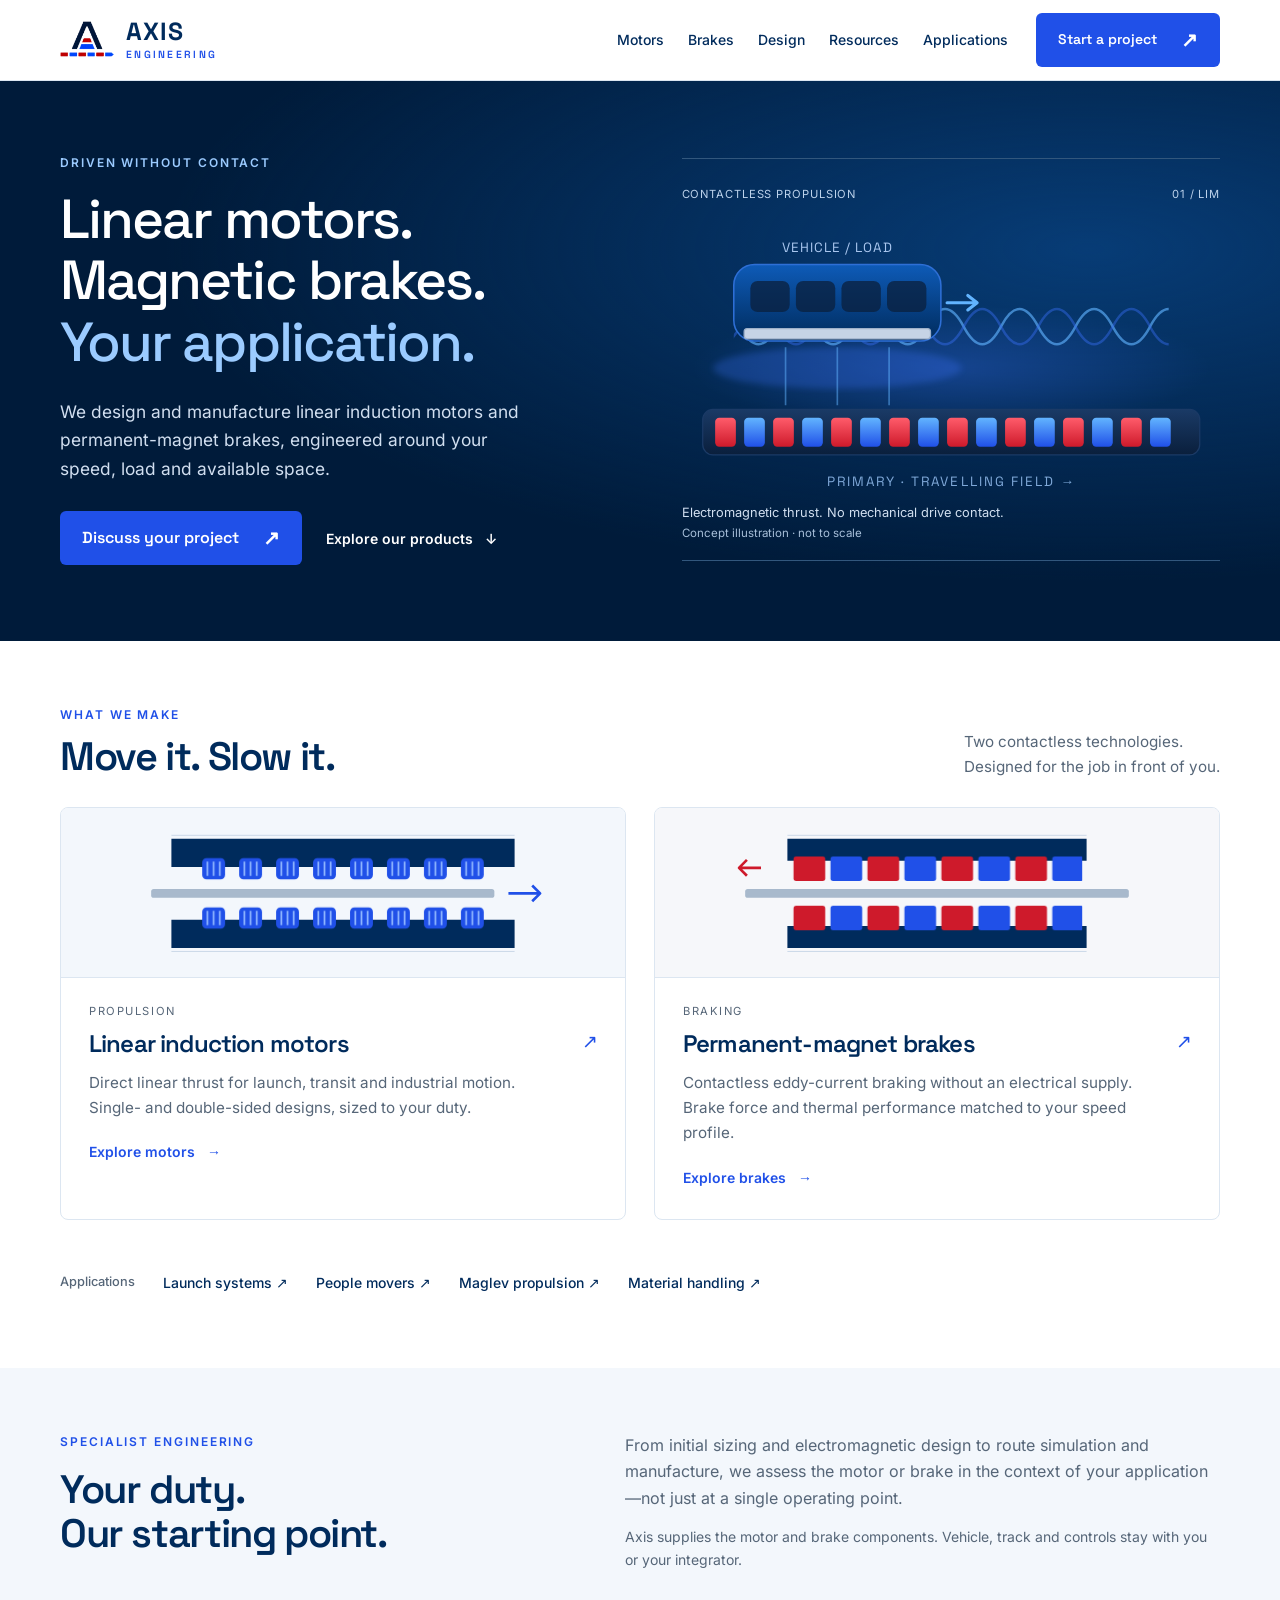
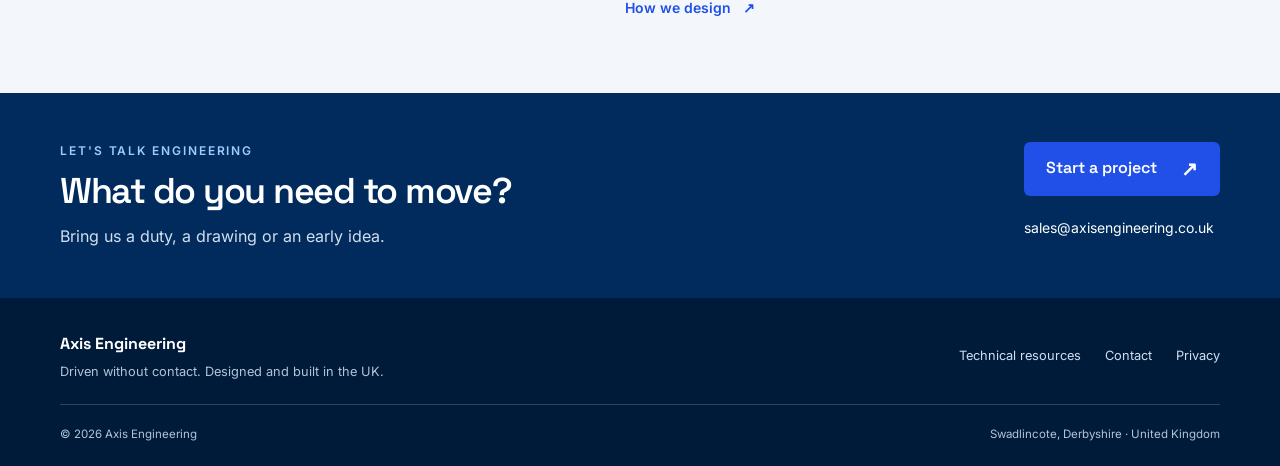
<file: index.html>
<!DOCTYPE html>
<html lang="en">
<head>
<meta charset="UTF-8" />
<meta name="viewport" content="width=device-width, initial-scale=1.0" />
<meta name="google-site-verification" content="7dpsA2OtrlARRhEKkEkoYYARraq-H9Vmz1_xDRyRyjM" />
<title>Axis Engineering — Linear Induction Motor Design & Magnetic Brakes UK</title>
<meta name="description" content="UK design, manufacture and simulation of linear induction motors (LIMs) and permanent-magnet eddy-current brakes for transit, launch, maglev and industrial systems." />
<meta name="theme-color" content="#002B5C" />
<link rel="icon" type="image/svg+xml" href="assets/axis-mark.svg" />

<!-- Open Graph -->
<meta property="og:title" content="Axis Engineering — Linear Motors & Magnetic Brakes, Designed & Built" />
<meta property="og:description" content="Linear induction motor and permanent-magnet braking design, manufacture and simulation. Driven without contact." />
<meta property="og:image" content="https://www.axisengineering.co.uk/assets/og-banner.png" />
<meta property="og:image:width" content="1200" />
<meta property="og:image:height" content="630" />
<meta property="og:image:alt" content="Axis Engineering — Driven Without Contact" />
<meta property="og:type" content="website" />
<meta property="og:url" content="https://www.axisengineering.co.uk/" />
<meta property="og:site_name" content="Axis Engineering" />
<meta property="og:locale" content="en_GB" />

<!-- Twitter -->
<meta name="twitter:card" content="summary_large_image" />
<meta name="twitter:title" content="Axis Engineering — Linear Motors & Magnetic Brakes, Designed & Built" />
<meta name="twitter:description" content="Linear induction motor and permanent-magnet braking design, manufacture and simulation. Driven without contact." />
<meta name="twitter:image" content="https://www.axisengineering.co.uk/assets/og-banner.png" />
<meta name="twitter:image:alt" content="Axis Engineering — Driven Without Contact" />
<link rel="canonical" href="https://www.axisengineering.co.uk/" />

<!-- Structured data -->
<script type="application/ld+json">
{
  "@context": "https://schema.org",
  "@type": ["Organization", "ProfessionalService"],
  "name": "Axis Engineering",
  "description": "Design, manufacture and simulation of linear induction motors (LIMs) and permanent-magnet braking solutions for transit, launch and industrial systems.",
  "url": "https://www.axisengineering.co.uk/",
  "email": "sales@axisengineering.co.uk",
  "contactPoint": {
    "@type": "ContactPoint",
    "email": "sales@axisengineering.co.uk",
    "contactType": "sales enquiries",
    "areaServed": "GB"
  },
  "logo": "https://www.axisengineering.co.uk/assets/axis-logo-1600.png",
  "slogan": "Driven Without Contact",
  "founder": {
    "@type": "Person",
    "name": "Richard West-Haig",
    "jobTitle": "Managing Director",
    "honorificSuffix": "CEng MIET"
  },
  "address": {
    "@type": "PostalAddress",
    "streetAddress": "Unit 15, Elms Business Park, Atherstone Road",
    "addressLocality": "Swadlincote",
    "postalCode": "DE12 7AP",
    "addressCountry": "GB"
  },
  "knowsAbout": ["Linear induction motors", "SSLIM", "DSLIM", "Permanent-magnet eddy-current brakes", "Maglev propulsion", "Finite element analysis", "Route simulation"],
  "image": "https://www.axisengineering.co.uk/assets/og-banner.png",
  "areaServed": ["United Kingdom", "Europe"],
  "makesOffer": [
    { "@type": "Offer", "itemOffered": { "@type": "Service", "name": "Linear induction motor design and manufacture", "serviceType": "Linear induction motor design" } },
    { "@type": "Offer", "itemOffered": { "@type": "Service", "name": "Permanent-magnet eddy-current brake design", "serviceType": "Magnetic braking" } }
  ]
}
</script>

<link rel="preload" href="/assets/fonts/inter-v20-latin.woff2" as="font" type="font/woff2" crossorigin>
<link rel="preload" href="/assets/fonts/space-grotesk-v22-latin.woff2" as="font" type="font/woff2" crossorigin>
<link rel="stylesheet" href="/assets/fonts.css?v=20261015-local1">

<link rel="stylesheet" href="/assets/home.css">
<script src="/assets/home.js" defer></script>
</head>
<body>
<noscript><style>@media(max-width:940px){.header-inner{flex-wrap:wrap;padding-block:12px}.nav-toggle{display:none}.site-nav{display:flex;position:static;order:3;flex-direction:row;flex-wrap:wrap;gap:8px 20px;width:100%;padding:0;box-shadow:none;border:0}.site-nav a{font-size:.875rem}}</style></noscript>
<!-- Homepage revision: 2026-10-15. Technical explanations live on product pages. -->
<a class="skip-link" href="#main">Skip to main content</a>
<header class="site-header">
  <div class="wrap header-inner">
    <a class="brand" href="/" aria-label="Axis Engineering — home"><img src="/assets/axis-symbol.png" width="200" height="140" alt=""><span class="wm"><b>AXIS</b><span>ENGINEERING</span></span></a>
    <nav id="siteNav" class="site-nav" aria-label="Primary">
      <a href="/linear-induction-motors/">Motors</a>
      <a href="/permanent-magnet-brakes/">Brakes</a>
      <a href="/linear-induction-motor-design/">Design</a>
      <a href="/technical-resources/">Resources</a>
      <a href="/#applications">Applications</a>
      <a href="/contact/" class="mobile-contact">Contact</a>
    </nav>
    <a class="btn header-contact" href="/contact/">Start a project <span aria-hidden="true">↗</span></a>
    <button id="navToggle" class="nav-toggle" aria-label="Menu" aria-expanded="false" aria-controls="siteNav"><span></span><span></span><span></span></button>
  </div>
</header>
<main id="main" tabindex="-1">
  <section class="hero" id="top">
    <div class="wrap hero-grid">
      <div class="hero-copy">
        <p class="eyebrow">Driven without contact</p>
        <h1>Linear motors.<br>Magnetic brakes.<br><span>Your application.</span></h1>
        <p class="hero-intro">We design and manufacture linear induction motors and permanent-magnet brakes, engineered around your speed, load and available space.</p>
        <div class="hero-actions"><a class="btn" href="/contact/">Discuss your project <span aria-hidden="true">↗</span></a><a class="text-link light-link" href="#products">Explore our products <span aria-hidden="true">↓</span></a></div>
      </div>
      <figure class="hero-visual">
        <div class="diagram-label"><span>Contactless propulsion</span><span aria-hidden="true">01 / LIM</span></div>
        <svg class="motor-stage" viewBox="20 110 520 270" fill="none" role="img" aria-label="Concept illustration of a linear motor driving a reaction plate without contact">
        <defs>
          <linearGradient id="veh" x1="0" y1="0" x2="0" y2="1">
            <stop offset="0" stop-color="#0E5BB8"/><stop offset="1" stop-color="#002B5C"/></linearGradient>
          <linearGradient id="rail" x1="0" y1="0" x2="0" y2="1">
            <stop offset="0" stop-color="#1A3A66"/><stop offset="1" stop-color="#0A1F3C"/></linearGradient>
          <linearGradient id="segG" x1="0" y1="0" x2="0" y2="1">
            <stop offset="0" stop-color="#62B4FF"/><stop offset="1" stop-color="#2050E8"/></linearGradient>
          <linearGradient id="segR" x1="0" y1="0" x2="0" y2="1">
            <stop offset="0" stop-color="#FF5C6B"/><stop offset="1" stop-color="#CE1A2B"/></linearGradient>
          <radialGradient id="halo" cx="50%" cy="50%" r="50%">
            <stop offset="0" stop-color="#3D74FF" stop-opacity=".6"/><stop offset="1" stop-color="#3D74FF" stop-opacity="0"/></radialGradient>
          <filter id="soft"><feGaussianBlur stdDeviation="3"/></filter>
        </defs>

        <!-- field halo -->
        <ellipse cx="280" cy="250" rx="250" ry="60" fill="url(#halo)" opacity=".5"/>

        <!-- ===== travelling magnetic field wave ===== -->
        <g opacity=".9" clip-path="url(#wclip)">
          <clipPath id="wclip"><rect x="70" y="150" width="420" height="120"/></clipPath>
          <g class="fieldwave">
            <path d="M40 210 q18 -34 36 0 t36 0 t36 0 t36 0 t36 0 t36 0 t36 0 t36 0 t36 0 t36 0 t36 0 t36 0 t36 0"
                  stroke="#62B4FF" stroke-width="2.4" fill="none" opacity=".7"/>
            <path d="M40 210 q18 34 36 0 t36 0 t36 0 t36 0 t36 0 t36 0 t36 0 t36 0 t36 0 t36 0 t36 0 t36 0 t36 0"
                  stroke="#3D74FF" stroke-width="2.4" fill="none" opacity=".45"/>
          </g>
        </g>

        <!-- ===== reaction plate / vehicle ===== -->
        <g class="vehicle">
          <ellipse cx="170" cy="250" rx="120" ry="20" fill="#3D74FF" opacity=".25" filter="url(#soft)"/>
          <!-- body -->
          <rect x="70" y="150" width="200" height="74" rx="20" fill="url(#veh)" stroke="#2E6FD6" stroke-width="1.5"/>
          <!-- windows -->
          <rect x="86" y="166" width="38" height="30" rx="7" fill="#0A1F3C" opacity=".75"/>
          <rect x="130" y="166" width="38" height="30" rx="7" fill="#0A1F3C" opacity=".75"/>
          <rect x="174" y="166" width="38" height="30" rx="7" fill="#0A1F3C" opacity=".75"/>
          <rect x="218" y="166" width="38" height="30" rx="7" fill="#0A1F3C" opacity=".75"/>
          <!-- reaction plate (metallic underside) -->
          <rect x="80" y="212" width="180" height="10" rx="3" fill="#C6D4E6" stroke="#9DB0C9" stroke-width="1.2"/>
          <!-- thrust arrow -->
          <path d="M276 187 h28 m-8 -7 l9 7 -9 7" stroke="#62B4FF" stroke-width="3" fill="none" stroke-linecap="round" stroke-linejoin="round"/>
        </g>

        <!-- flux coupling lines under vehicle -->
        <g stroke="#62B4FF" stroke-width="1.6" opacity=".5">
          <line class="fluxline" x1="120" y1="230" x2="120" y2="286"/>
          <line class="fluxline" x1="170" y1="230" x2="170" y2="286" style="animation-delay:.2s"/>
          <line class="fluxline" x1="220" y1="230" x2="220" y2="286" style="animation-delay:.4s"/>
        </g>

        <!-- ===== primary / stator track with travelling-field segments ===== -->
        <rect x="40" y="290" width="480" height="44" rx="10" fill="url(#rail)" stroke="#1B3A66" stroke-width="1.2"/>
        <g>
          <!-- 16 stator teeth that pulse in a travelling field; alternating red/blue poles -->
          <rect class="seg" x="52"  y="298" width="20" height="28" rx="4" fill="url(#segR)" style="animation-delay:0s"/>
          <rect class="seg" x="80"  y="298" width="20" height="28" rx="4" fill="url(#segG)" style="animation-delay:-.087s"/>
          <rect class="seg" x="108" y="298" width="20" height="28" rx="4" fill="url(#segR)" style="animation-delay:-.175s"/>
          <rect class="seg" x="136" y="298" width="20" height="28" rx="4" fill="url(#segG)" style="animation-delay:-.262s"/>
          <rect class="seg" x="164" y="298" width="20" height="28" rx="4" fill="url(#segR)" style="animation-delay:-.35s"/>
          <rect class="seg" x="192" y="298" width="20" height="28" rx="4" fill="url(#segG)" style="animation-delay:-.437s"/>
          <rect class="seg" x="220" y="298" width="20" height="28" rx="4" fill="url(#segR)" style="animation-delay:-.525s"/>
          <rect class="seg" x="248" y="298" width="20" height="28" rx="4" fill="url(#segG)" style="animation-delay:-.612s"/>
          <rect class="seg" x="276" y="298" width="20" height="28" rx="4" fill="url(#segR)" style="animation-delay:-.7s"/>
          <rect class="seg" x="304" y="298" width="20" height="28" rx="4" fill="url(#segG)" style="animation-delay:-.787s"/>
          <rect class="seg" x="332" y="298" width="20" height="28" rx="4" fill="url(#segR)" style="animation-delay:-.875s"/>
          <rect class="seg" x="360" y="298" width="20" height="28" rx="4" fill="url(#segG)" style="animation-delay:-.962s"/>
          <rect class="seg" x="388" y="298" width="20" height="28" rx="4" fill="url(#segR)" style="animation-delay:-1.05s"/>
          <rect class="seg" x="416" y="298" width="20" height="28" rx="4" fill="url(#segG)" style="animation-delay:-1.137s"/>
          <rect class="seg" x="444" y="298" width="20" height="28" rx="4" fill="url(#segR)" style="animation-delay:-1.225s"/>
          <rect class="seg" x="472" y="298" width="20" height="28" rx="4" fill="url(#segG)" style="animation-delay:-1.312s"/>
        </g>

        <!-- labels -->
        <text x="280" y="364" text-anchor="middle" fill="#7FA8D8" font-family="Space Grotesk, sans-serif" font-size="13" letter-spacing="2">PRIMARY · TRAVELLING FIELD →</text>
        <text x="170" y="138" text-anchor="middle" fill="#A9C6EE" font-family="Space Grotesk, sans-serif" font-size="13" letter-spacing="1">VEHICLE / LOAD</text>
      </svg>
        <figcaption>Electromagnetic thrust. No mechanical drive contact.<br><span>Concept illustration · not to scale</span></figcaption>
      </figure>
    </div>
  </section>
  <section class="products section" id="products" aria-labelledby="products-title">
    <div class="wrap">
      <div class="section-heading"><div><p class="eyebrow">What we make</p><h2 id="products-title">Move it. Slow it.</h2></div><p>Two contactless technologies. <br>Designed for the job in front of you.</p></div>
      <div class="product-grid">
        <article class="product" id="types">
          <a class="product-link" href="/linear-induction-motors/">
            <div class="product-illustration">
              <svg viewBox="0 0 500 170" role="img" aria-label="Simplified double-sided linear motor: a reaction plate between two wound primaries">
                <defs><pattern id="coil-pattern" x="82" y="44" width="42" height="28" patternUnits="userSpaceOnUse"><rect x="8" y="2" width="26" height="24" rx="5" fill="#2050E8"/><path d="M14 6v16m7-16v16m7-16v16" stroke="#8EB5FF" stroke-width="2"/></pattern></defs>
                <path d="M55 24h390v32H55zM55 116h390v32H55z" fill="#002B5C"/>
                <path d="M82 44h336v28H82zM82 100h336v28H82z" fill="url(#coil-pattern)"/>
                <rect x="32" y="81" width="390" height="10" rx="3" fill="#A8B9CC"/>
                <path d="M438 86h36m-9-9 9 9-9 9" fill="none" stroke="#2050E8" stroke-width="3" stroke-linejoin="round"/>
                <path d="M55 20h390M55 152h390" stroke="#C7D5E6"/>
              </svg>
            </div>
            <div class="product-copy"><p class="product-kicker">Propulsion</p><h3>Linear induction motors <span aria-hidden="true">↗</span></h3><p>Direct linear thrust for launch, transit and industrial motion. Single- and double-sided designs, sized to your duty.</p><span class="text-link">Explore motors <span aria-hidden="true">→</span></span></div>
          </a>
        </article>
        <article class="product" id="brakes">
          <a class="product-link" href="/permanent-magnet-brakes/">
            <div class="product-illustration brake-illustration">
              <svg viewBox="0 0 500 170" role="img" aria-label="Simplified magnetic brake: alternating magnets either side of a conducting fin">
                <defs><pattern id="magnet-pattern" x="0" y="44" width="84" height="28" patternUnits="userSpaceOnUse"><rect x="3" width="36" height="28" rx="3" fill="#CE1A2B"/><rect x="45" width="36" height="28" rx="3" fill="#2050E8"/></pattern></defs>
                <path d="M80 24h340v25H80zM80 123h340v25H80z" fill="#002B5C"/>
                <path d="M85 44h330v28H85zM85 100h330v28H85z" fill="url(#magnet-pattern)"/>
                <rect x="32" y="81" width="436" height="10" rx="3" fill="#A8B9CC"/>
                <path d="M50 57H25m9-9-9 9 9 9" fill="none" stroke="#CE1A2B" stroke-width="3" stroke-linejoin="round"/>
                <path d="M80 20h340M80 152h340" stroke="#C7D5E6"/>
              </svg>
            </div>
            <div class="product-copy"><p class="product-kicker">Braking</p><h3>Permanent-magnet brakes <span aria-hidden="true">↗</span></h3><p>Contactless eddy-current braking without an electrical supply. Brake force and thermal performance matched to your speed profile.</p><span class="text-link">Explore brakes <span aria-hidden="true">→</span></span></div>
          </a>
        </article>
      </div>
      <div class="applications" id="applications"><h3>Applications</h3><nav aria-label="Applications"><a href="/applications/launch-systems/">Launch systems ↗</a><a href="/applications/people-movers/">People movers ↗</a><a href="/applications/maglev-propulsion/">Maglev propulsion ↗</a><a href="/applications/material-handling/">Material handling ↗</a></nav></div>
    </div>
  </section>
  <section class="engineering section" id="about" aria-labelledby="engineering-title">
    <span class="anchor" id="technology"></span><span class="anchor" id="capabilities"></span><span class="anchor" id="process"></span><span class="anchor" id="working"></span><span class="anchor" id="advantages"></span>
    <div class="wrap engineering-grid">
      <div><p class="eyebrow">Specialist engineering</p><h2 id="engineering-title">Your duty. <br>Our starting point.</h2></div>
      <div><p>From initial sizing and electromagnetic design to route simulation and manufacture, we assess the motor or brake in the context of your application—not just at a single operating point.</p><p class="scope-note">Axis supplies the motor and brake components. Vehicle, track and controls stay with you or your integrator.</p><a class="text-link" href="/linear-induction-motor-design/">How we design <span aria-hidden="true">↗</span></a></div>
    </div>
  </section>
  <section class="contact-strip" id="contact" aria-labelledby="contact-title">
    <div class="wrap contact-inner"><div><p class="eyebrow">Let's talk engineering</p><h2 id="contact-title">What do you need to move?</h2><p>Bring us a duty, a drawing or an early idea.</p></div><div class="contact-actions"><a class="btn" href="/contact/">Start a project <span aria-hidden="true">↗</span></a><a class="email-link" href="mailto:sales@axisengineering.co.uk">sales@axisengineering.co.uk</a></div></div>
  </section>
</main>
<footer class="site-footer">
  <div class="wrap footer-top"><div><strong>Axis Engineering</strong><p>Driven without contact. Designed and built in the UK.</p></div>
    <nav aria-label="Footer"><a href="/technical-resources/">Technical resources</a><a href="/contact/">Contact</a><a href="/privacy/">Privacy</a></nav>
  </div>
  <div class="wrap footer-bottom"><span>© <span id="year">2026</span> Axis Engineering</span><span>Swadlincote, Derbyshire · United Kingdom</span></div>
</footer>
<!-- Cloudflare Web Analytics --><script type="module" src="https://static.cloudflareinsights.com/beacon.min.js" data-cf-beacon='{"token":"adcc02a806934b32b8910e5e4f733962"}'></script><!-- End Cloudflare Web Analytics -->
</body>
</html>
</file>
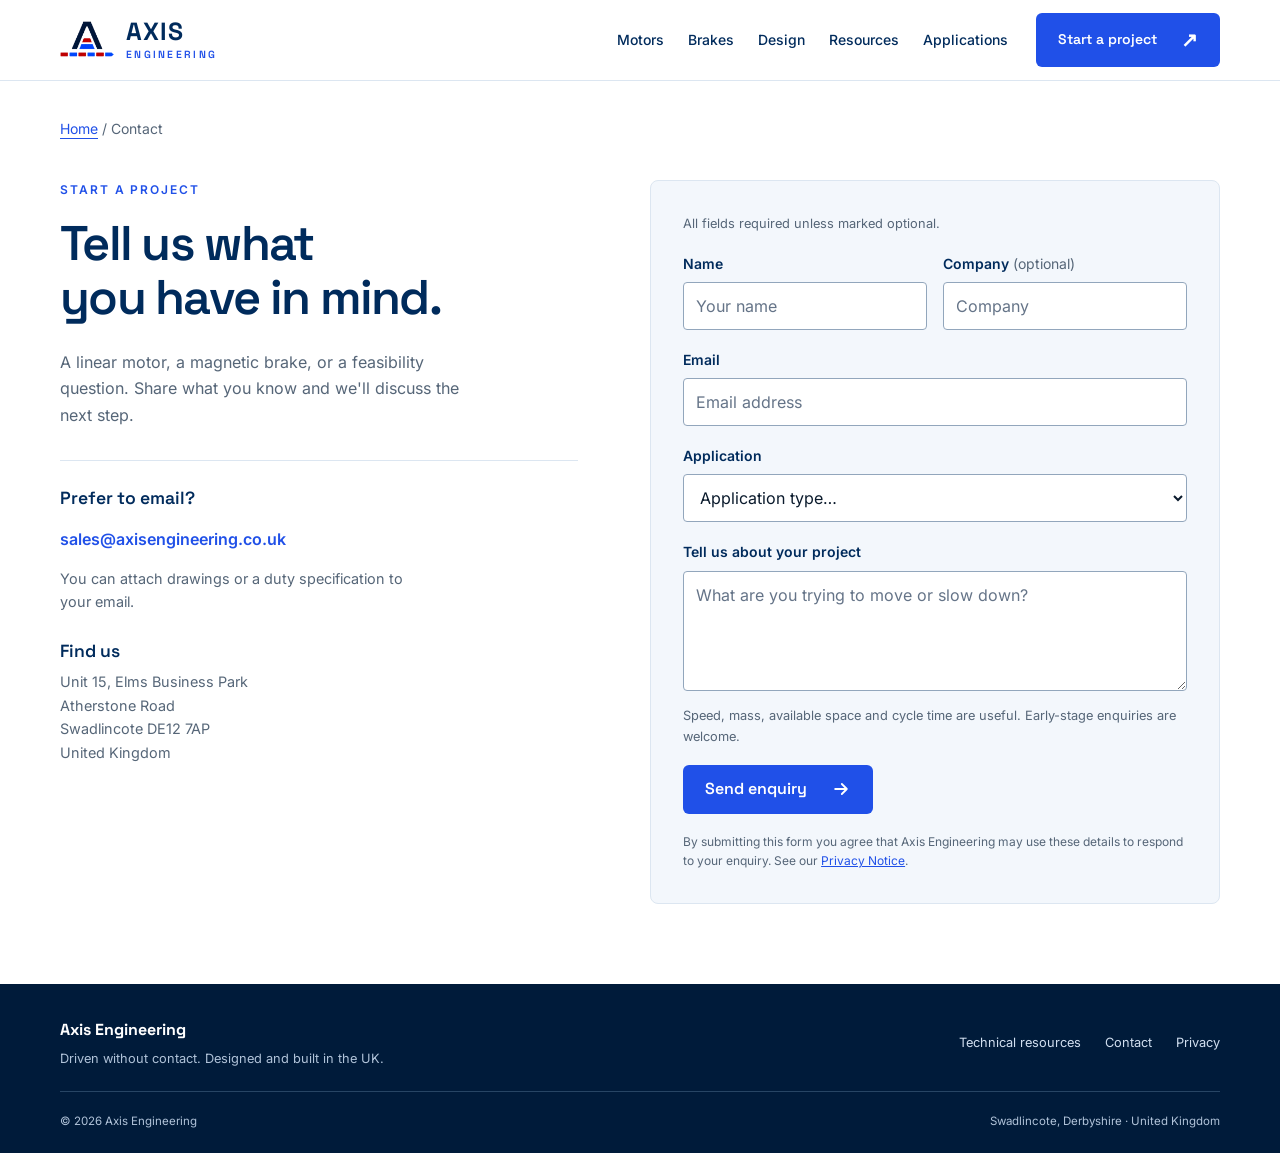
<file: contact/index.html>
<!DOCTYPE html>
<html lang="en">
<head>
<meta charset="UTF-8" />
<meta name="viewport" content="width=device-width, initial-scale=1.0" />
<title>Contact Axis Engineering | Discuss Your Motor or Brake Project</title>
<meta name="description" content="Discuss your linear motor or magnetic brake project with Axis Engineering. Send your duty, available space or early-stage idea to our UK engineering team." />
<meta name="theme-color" content="#002B5C" />
<link rel="icon" type="image/svg+xml" href="/assets/axis-mark.svg" />

<!-- Open Graph -->
<meta property="og:title" content="Contact Axis Engineering" />
<meta property="og:description" content="Linear induction motor and permanent-magnet braking design, manufacture and simulation. Driven without contact." />
<meta property="og:image" content="https://www.axisengineering.co.uk/assets/og-banner.png" />
<meta property="og:image:width" content="1200" />
<meta property="og:image:height" content="630" />
<meta property="og:image:alt" content="Axis Engineering — Driven Without Contact" />
<meta property="og:type" content="website" />
<meta property="og:url" content="https://www.axisengineering.co.uk/contact/" />
<meta property="og:site_name" content="Axis Engineering" />
<meta property="og:locale" content="en_GB" />

<!-- Twitter -->
<meta name="twitter:card" content="summary_large_image" />
<meta name="twitter:title" content="Contact Axis Engineering" />
<meta name="twitter:description" content="Linear induction motor and permanent-magnet braking design, manufacture and simulation. Driven without contact." />
<meta name="twitter:image" content="https://www.axisengineering.co.uk/assets/og-banner.png" />
<meta name="twitter:image:alt" content="Axis Engineering — Driven Without Contact" />
<link rel="canonical" href="https://www.axisengineering.co.uk/contact/" />

<!-- Structured data -->
<script type="application/ld+json">
{
  "@context": "https://schema.org",
  "@type": ["Organization", "ProfessionalService"],
  "name": "Axis Engineering",
  "description": "Design, manufacture and simulation of linear induction motors (LIMs) and permanent-magnet braking solutions for transit, launch and industrial systems.",
  "url": "https://www.axisengineering.co.uk/",
  "email": "sales@axisengineering.co.uk",
  "contactPoint": {
    "@type": "ContactPoint",
    "email": "sales@axisengineering.co.uk",
    "contactType": "sales enquiries",
    "areaServed": "GB"
  },
  "logo": "https://www.axisengineering.co.uk/assets/axis-logo-1600.png",
  "slogan": "Driven Without Contact",
  "founder": {
    "@type": "Person",
    "name": "Richard West-Haig",
    "jobTitle": "Managing Director",
    "honorificSuffix": "CEng MIET"
  },
  "address": {
    "@type": "PostalAddress",
    "streetAddress": "Unit 15, Elms Business Park, Atherstone Road",
    "addressLocality": "Swadlincote",
    "postalCode": "DE12 7AP",
    "addressCountry": "GB"
  },
  "knowsAbout": ["Linear induction motors", "SSLIM", "DSLIM", "Permanent-magnet eddy-current brakes", "Maglev propulsion", "Finite element analysis", "Route simulation"],
  "image": "https://www.axisengineering.co.uk/assets/og-banner.png",
  "areaServed": ["United Kingdom", "Europe"],
  "makesOffer": [
    { "@type": "Offer", "itemOffered": { "@type": "Service", "name": "Linear induction motor design and manufacture", "serviceType": "Linear induction motor design" } },
    { "@type": "Offer", "itemOffered": { "@type": "Service", "name": "Permanent-magnet eddy-current brake design", "serviceType": "Magnetic braking" } }
  ]
}
</script>

<link rel="preload" href="/assets/fonts/inter-v20-latin.woff2" as="font" type="font/woff2" crossorigin>
<link rel="preload" href="/assets/fonts/space-grotesk-v22-latin.woff2" as="font" type="font/woff2" crossorigin>
<link rel="stylesheet" href="/assets/fonts.css?v=20261015-local1">

<link rel="stylesheet" href="/assets/home.css">
<script src="/assets/home.js" defer></script>
</head>
<body>
<noscript><style>@media(max-width:940px){.header-inner{flex-wrap:wrap;padding-block:12px}.nav-toggle{display:none}.site-nav{display:flex;position:static;order:3;flex-direction:row;flex-wrap:wrap;gap:8px 20px;width:100%;padding:0;box-shadow:none;border:0}.site-nav a{font-size:.875rem}}</style></noscript>
<a class="skip-link" href="#main">Skip to main content</a>
<header class="site-header">
  <div class="wrap header-inner">
    <a class="brand" href="/" aria-label="Axis Engineering — home"><img src="/assets/axis-symbol.png" width="200" height="140" alt=""><span class="wm"><b>AXIS</b><span>ENGINEERING</span></span></a>
    <nav id="siteNav" class="site-nav" aria-label="Primary">
      <a href="/linear-induction-motors/">Motors</a>
      <a href="/permanent-magnet-brakes/">Brakes</a>
      <a href="/linear-induction-motor-design/">Design</a>
      <a href="/technical-resources/">Resources</a>
      <a href="/#applications">Applications</a>
      <a href="/contact/" class="mobile-contact">Contact</a>
    </nav>
    <a class="btn header-contact" href="/contact/">Start a project <span aria-hidden="true">↗</span></a>
    <button id="navToggle" class="nav-toggle" aria-label="Menu" aria-expanded="false" aria-controls="siteNav"><span></span><span></span><span></span></button>
  </div>
</header>
<main id="main" class="contact-page" tabindex="-1">
  <div class="wrap"><p class="breadcrumb"><a href="/">Home</a> / Contact</p>
    <div class="enquiry-grid">
      <div class="enquiry-intro"><p class="eyebrow">Start a project</p><h1>Tell us what<br>you have in mind.</h1><p>A linear motor, a magnetic brake, or a feasibility question. Share what you know and we'll discuss the next step.</p>
        <div class="contact-details"><h2>Prefer to email?</h2><a class="text-link" href="mailto:sales@axisengineering.co.uk">sales@axisengineering.co.uk</a><p>You can attach drawings or a duty specification to your email.</p><h2>Find us</h2><address>Unit 15, Elms Business Park<br>Atherstone Road<br>Swadlincote DE12 7AP<br>United Kingdom</address></div>
      </div>
      <div class="form-panel"><form id="enquiryForm" class="enquiry-form">
            <p class="form-help">All fields required unless marked optional.</p>
            <input type="hidden" name="access_key" value="194452be-d267-48dd-8453-a73e0c021ea3">
            <input type="hidden" name="subject" value="New project enquiry — Axis Engineering website">
            <input type="hidden" name="from_name" value="Axis Engineering website">
            <input type="checkbox" name="botcheck" class="hp" tabindex="-1" autocomplete="off" aria-hidden="true">
            <div class="ef-row">
              <div class="ef-field"><label for="ef-name">Name</label><input id="ef-name" type="text" name="name" placeholder="Your name" autocomplete="name" required></div>
              <div class="ef-field"><label for="ef-company">Company <span class="optional">(optional)</span></label><input id="ef-company" type="text" name="company" placeholder="Company" autocomplete="organization"></div>
            </div>
            <div class="ef-field"><label for="ef-email">Email</label><input id="ef-email" type="email" name="email" placeholder="Email address" autocomplete="email" required></div>
            <div class="ef-field"><label for="ef-application">Application</label>
            <select id="ef-application" name="application" required>
              <option value="" disabled selected>Application type…</option>
              <option>Linear motor — transit / people mover</option>
              <option>Linear motor — launch / acceleration</option>
              <option>Linear motor — industrial / material handling</option>
              <option>Permanent-magnet brake</option>
              <option>Feasibility / consultation</option>
              <option>Other</option>
            </select></div>
            <div class="ef-field"><label for="ef-duty">Tell us about your project</label><textarea id="ef-duty" name="duty" rows="4" aria-describedby="duty-help" placeholder="What are you trying to move or slow down?" required></textarea><p id="duty-help" class="form-help">Speed, mass, available space and cycle time are useful. Early-stage enquiries are welcome.</p></div>
            <button type="submit" class="btn btn-primary ef-submit">Send enquiry
              <svg viewBox="0 0 24 24" fill="none" stroke="currentColor" stroke-width="2.2" aria-hidden="true"><path d="M5 12h14M13 6l6 6-6 6" stroke-linecap="round" stroke-linejoin="round"/></svg>
            </button>
            <p class="ef-status" role="status" aria-live="polite"></p>
            <p class="ef-privacy">By submitting this form you agree that Axis Engineering may use these details to respond to your enquiry. See our <a href="/privacy/">Privacy Notice</a>.</p>
          </form>
        <noscript><style>.enquiry-form{display:none}</style><p class="form-help">The form needs JavaScript. Please email <a href="mailto:sales@axisengineering.co.uk">sales@axisengineering.co.uk</a> instead.</p></noscript>
      </div>
    </div>
  </div>
</main>
<footer class="site-footer">
  <div class="wrap footer-top"><div><strong>Axis Engineering</strong><p>Driven without contact. Designed and built in the UK.</p></div>
    <nav aria-label="Footer"><a href="/technical-resources/">Technical resources</a><a href="/contact/">Contact</a><a href="/privacy/">Privacy</a></nav>
  </div>
  <div class="wrap footer-bottom"><span>© <span id="year">2026</span> Axis Engineering</span><span>Swadlincote, Derbyshire · United Kingdom</span></div>
</footer>
<!-- Cloudflare Web Analytics --><script type="module" src="https://static.cloudflareinsights.com/beacon.min.js" data-cf-beacon='{"token":"adcc02a806934b32b8910e5e4f733962"}'></script><!-- End Cloudflare Web Analytics -->
</body>
</html>
</file>
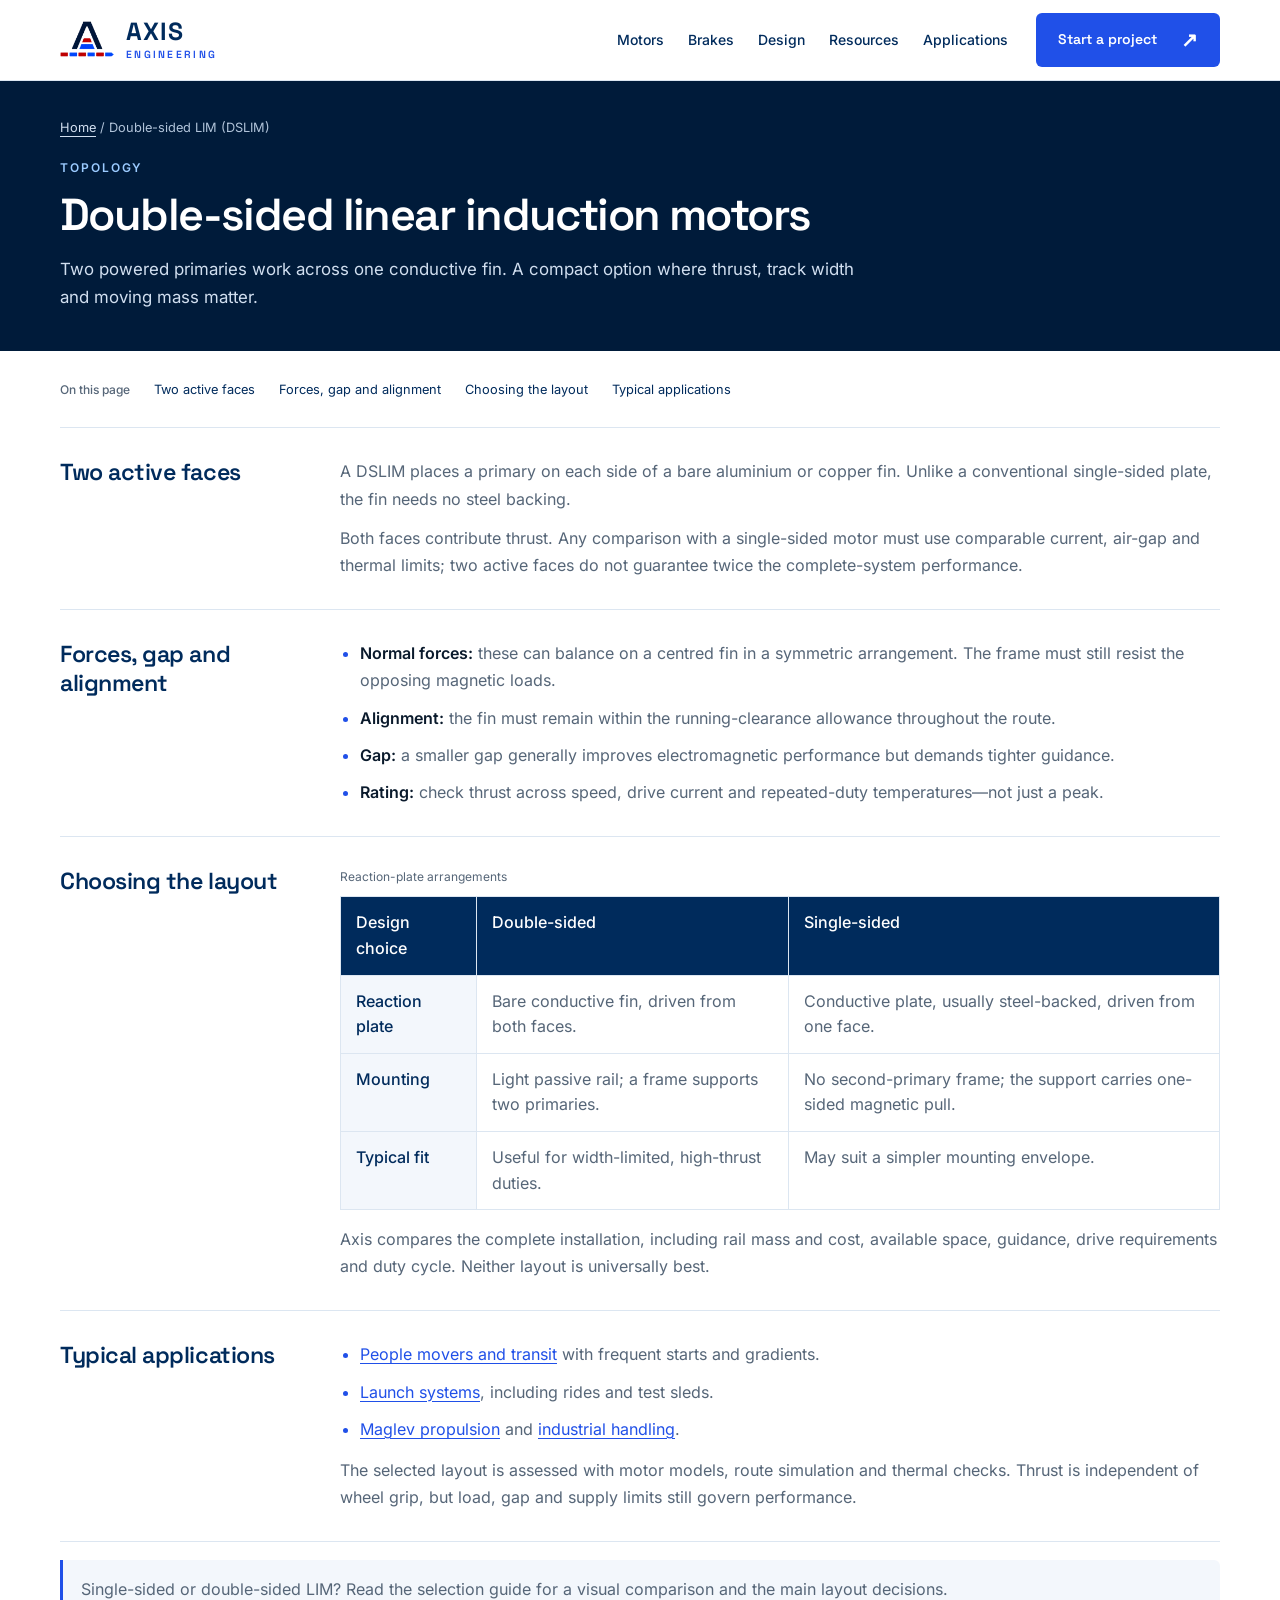
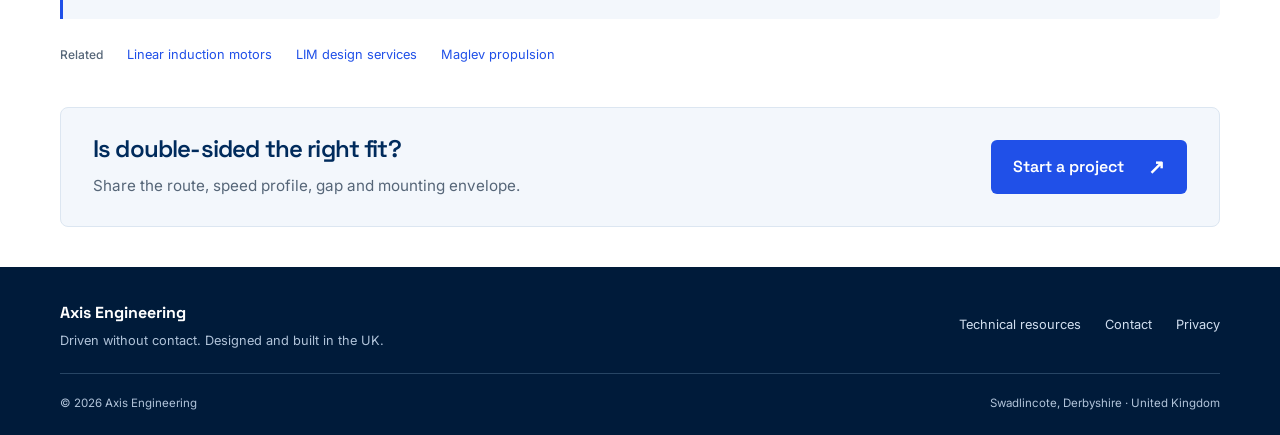
<file: double-sided-lim-dslim/index.html>
<!DOCTYPE html>
<html lang="en">
<head>
<meta charset="utf-8">
<meta name="viewport" content="width=device-width, initial-scale=1">
<title>Double-Sided Linear Induction Motors (DSLIM) | Axis Engineering</title>
<meta name="description" content="Two powered primaries work across one conductive fin. A compact option where thrust, track width and moving mass matter.">
<link rel="canonical" href="https://www.axisengineering.co.uk/double-sided-lim-dslim/">
<meta name="robots" content="index,follow">
<link rel="icon" type="image/svg+xml" href="/assets/axis-mark.svg">
<meta property="og:title" content="Double-Sided Linear Induction Motors (DSLIM) | Axis Engineering">
<meta property="og:description" content="Two powered primaries work across one conductive fin. A compact option where thrust, track width and moving mass matter.">
<meta property="og:type" content="website">
<meta property="og:url" content="https://www.axisengineering.co.uk/double-sided-lim-dslim/">
<meta property="og:image" content="https://www.axisengineering.co.uk/assets/og-banner.png">
<meta name="twitter:card" content="summary_large_image">
<link rel="preload" href="/assets/fonts/inter-v20-latin.woff2" as="font" type="font/woff2" crossorigin>
<link rel="preload" href="/assets/fonts/space-grotesk-v22-latin.woff2" as="font" type="font/woff2" crossorigin>
<link rel="stylesheet" href="/assets/fonts.css?v=20261015-local1">
<link rel="stylesheet" href="/assets/home.css">
<link rel="stylesheet" href="/assets/site-pages.css?v=20261015-inner1">
<script type="application/ld+json">
{
  "@context": "https://schema.org",
  "@type": "BreadcrumbList",
  "itemListElement": [
    {
      "@type": "ListItem",
      "position": 1,
      "name": "Home",
      "item": "https://www.axisengineering.co.uk/"
    },
    {
      "@type": "ListItem",
      "position": 2,
      "name": "Double-sided LIM (DSLIM)",
      "item": "https://www.axisengineering.co.uk/double-sided-lim-dslim/"
    }
  ]
}
</script>
</head>
<body>
<noscript><style>@media(max-width:940px){.header-inner{flex-wrap:wrap;padding-block:12px}.nav-toggle{display:none}.site-nav{display:flex;position:static;order:3;flex-direction:row;flex-wrap:wrap;gap:8px 20px;width:100%;padding:0;box-shadow:none;border:0}.site-nav a{font-size:.875rem}}</style></noscript>
<a class="skip-link" href="#main">Skip to main content</a>
<header class="site-header">
  <div class="wrap header-inner">
    <a class="brand" href="/" aria-label="Axis Engineering — home"><img src="/assets/axis-symbol.png" width="200" height="140" alt=""><span class="wm"><b>AXIS</b><span>ENGINEERING</span></span></a>
    <nav id="siteNav" class="site-nav" aria-label="Primary">
      <a href="/linear-induction-motors/">Motors</a>
      <a href="/permanent-magnet-brakes/">Brakes</a>
      <a href="/linear-induction-motor-design/">Design</a>
      <a href="/technical-resources/">Resources</a>
      <a href="/#applications">Applications</a>
      <a href="/contact/" class="mobile-contact">Contact</a>
    </nav>
    <a class="btn header-contact" href="/contact/">Start a project <span aria-hidden="true">↗</span></a>
    <button id="navToggle" class="nav-toggle" aria-label="Menu" aria-expanded="false" aria-controls="siteNav"><span></span><span></span><span></span></button>
  </div>
</header>
<main id="main" class="content-page" tabindex="-1">
  <section class="ph-hero"><div class="wrap"><div class="crumb"><a href="/">Home</a> / Double-sided LIM (DSLIM)</div><p class="eyebrow">Topology</p><h1>Double-sided linear induction motors</h1><p class="lede">Two powered primaries work across one conductive fin. A compact option where thrust, track width and moving mass matter.</p></div></section>
  <div class="wrap technical-content">
    <nav class="page-index" aria-label="On this page"><span>On this page</span><a href="#arrangement">Two active faces</a><a href="#forces-and-gap">Forces, gap and alignment</a><a href="#comparison">Choosing the layout</a><a href="#applications">Typical applications</a></nav>
<section class="psec" id="arrangement"><h2>Two active faces</h2><div class="section-body"><p>A DSLIM places a primary on each side of a bare aluminium or copper fin. Unlike a conventional single-sided plate, the fin needs no steel backing.</p>
<p>Both faces contribute thrust. Any comparison with a single-sided motor must use comparable current, air-gap and thermal limits; two active faces do not guarantee twice the complete-system performance.</p></div></section>
<section class="psec" id="forces-and-gap"><h2>Forces, gap and alignment</h2><div class="section-body"><ul><li><strong>Normal forces:</strong> these can balance on a centred fin in a symmetric arrangement. The frame must still resist the opposing magnetic loads.</li><li><strong>Alignment:</strong> the fin must remain within the running-clearance allowance throughout the route.</li><li><strong>Gap:</strong> a smaller gap generally improves electromagnetic performance but demands tighter guidance.</li><li><strong>Rating:</strong> check thrust across speed, drive current and repeated-duty temperatures—not just a peak.</li></ul></div></section>
<section class="psec" id="comparison"><h2>Choosing the layout</h2><div class="section-body"><div class="table-scroll" tabindex="0" role="region" aria-label="Reaction-plate arrangements"><table><caption>Reaction-plate arrangements</caption><thead><tr><th scope="col">Design choice</th><th scope="col">Double-sided</th><th scope="col">Single-sided</th></tr></thead><tbody><tr><th scope="row">Reaction plate</th><td data-label="Double-sided">Bare conductive fin, driven from both faces.</td><td data-label="Single-sided">Conductive plate, usually steel-backed, driven from one face.</td></tr><tr><th scope="row">Mounting</th><td data-label="Double-sided">Light passive rail; a frame supports two primaries.</td><td data-label="Single-sided">No second-primary frame; the support carries one-sided magnetic pull.</td></tr><tr><th scope="row">Typical fit</th><td data-label="Double-sided">Useful for width-limited, high-thrust duties.</td><td data-label="Single-sided">May suit a simpler mounting envelope.</td></tr></tbody></table></div><p>Axis compares the complete installation, including rail mass and cost, available space, guidance, drive requirements and duty cycle. Neither layout is universally best.</p></div></section>
<section class="psec" id="applications"><h2>Typical applications</h2><div class="section-body"><ul><li><a href="/applications/people-movers/">People movers and transit</a> with frequent starts and gradients.</li><li><a href="/applications/launch-systems/">Launch systems</a>, including rides and test sleds.</li><li><a href="/applications/maglev-propulsion/">Maglev propulsion</a> and <a href="/applications/material-handling/">industrial handling</a>.</li></ul><p>The selected layout is assessed with motor models, route simulation and thermal checks. Thrust is independent of wheel grip, but load, gap and supply limits still govern performance.</p></div></section>
    <p class="callout"><a href="/single-sided-vs-double-sided-lim/">Single-sided or double-sided LIM? Read the selection guide</a> for a visual comparison and the main layout decisions.</p>
    <nav class="related-links" aria-label="Related pages"><span>Related</span><a href="/linear-induction-motors/">Linear induction motors</a> <a href="/linear-induction-motor-design/">LIM design services</a> <a href="/applications/maglev-propulsion/">Maglev propulsion</a></nav>
    <section class="page-cta" aria-labelledby="enquiry-heading"><div><h2 id="enquiry-heading">Is double-sided the right fit?</h2><p>Share the route, speed profile, gap and mounting envelope.</p></div><a class="btn" href="/contact/">Start a project <span aria-hidden="true">↗</span></a></section>
  </div>
</main>
<footer class="site-footer">
  <div class="wrap footer-top"><div><strong>Axis Engineering</strong><p>Driven without contact. Designed and built in the UK.</p></div>
    <nav aria-label="Footer"><a href="/technical-resources/">Technical resources</a><a href="/contact/">Contact</a><a href="/privacy/">Privacy</a></nav>
  </div>
  <div class="wrap footer-bottom"><span>© <span id="year">2026</span> Axis Engineering</span><span>Swadlincote, Derbyshire · United Kingdom</span></div>
</footer>
<script src="/assets/site-pages.js?v=20261015-inner1" defer></script>
<!-- Cloudflare Web Analytics --><script type="module" src="https://static.cloudflareinsights.com/beacon.min.js" data-cf-beacon='{"token":"adcc02a806934b32b8910e5e4f733962"}'></script><!-- End Cloudflare Web Analytics -->
</body>
</html>
</file>
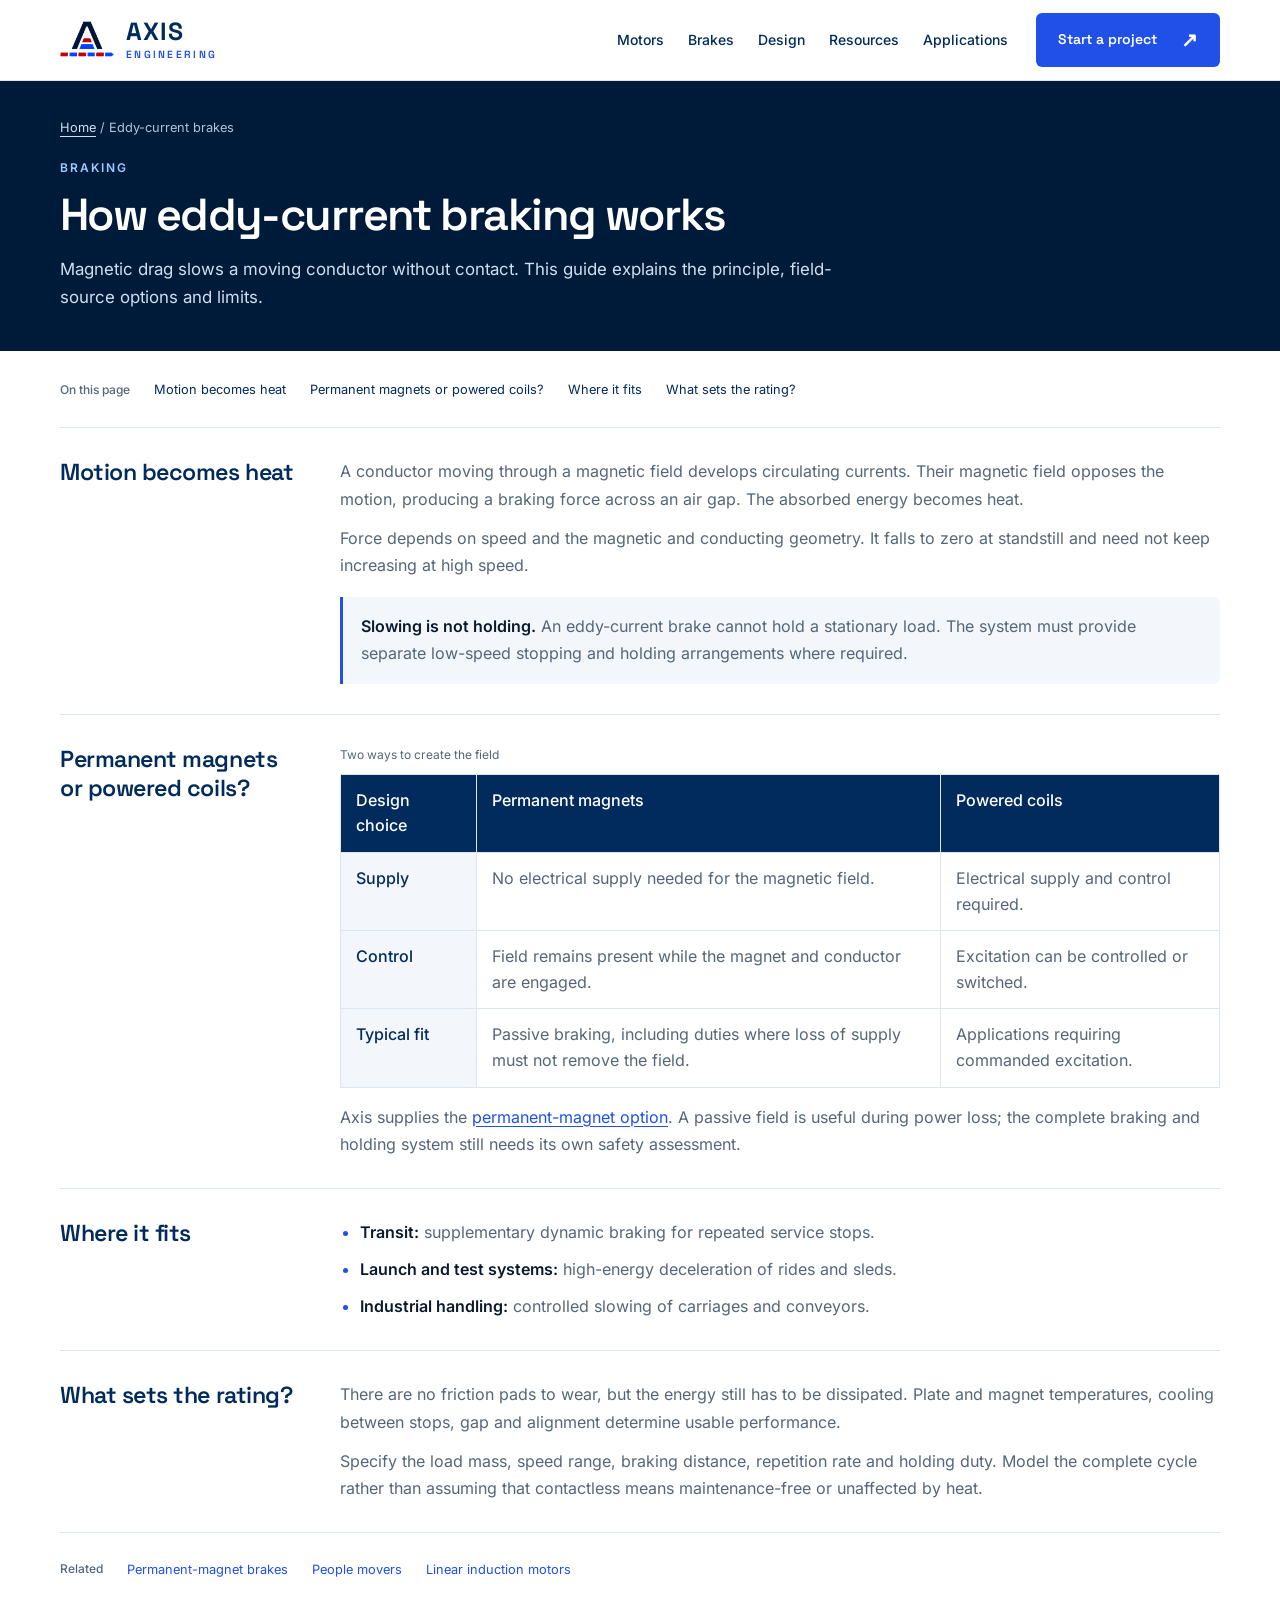
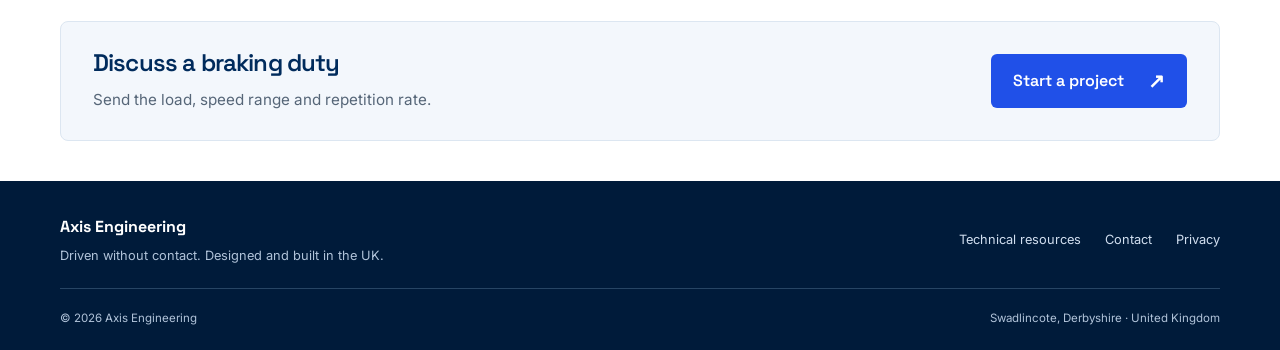
<file: eddy-current-brakes/index.html>
<!DOCTYPE html>
<html lang="en">
<head>
<meta charset="utf-8">
<meta name="viewport" content="width=device-width, initial-scale=1">
<title>Eddy-Current Brakes for Contactless Dynamic Braking | Axis Engineering</title>
<meta name="description" content="Magnetic drag slows a moving conductor without contact. This guide explains the principle, field-source options and limits.">
<link rel="canonical" href="https://www.axisengineering.co.uk/eddy-current-brakes/">
<meta name="robots" content="index,follow">
<link rel="icon" type="image/svg+xml" href="/assets/axis-mark.svg">
<meta property="og:title" content="Eddy-Current Brakes for Contactless Dynamic Braking | Axis Engineering">
<meta property="og:description" content="Magnetic drag slows a moving conductor without contact. This guide explains the principle, field-source options and limits.">
<meta property="og:type" content="website">
<meta property="og:url" content="https://www.axisengineering.co.uk/eddy-current-brakes/">
<meta property="og:image" content="https://www.axisengineering.co.uk/assets/og-banner.png">
<meta name="twitter:card" content="summary_large_image">
<link rel="preload" href="/assets/fonts/inter-v20-latin.woff2" as="font" type="font/woff2" crossorigin>
<link rel="preload" href="/assets/fonts/space-grotesk-v22-latin.woff2" as="font" type="font/woff2" crossorigin>
<link rel="stylesheet" href="/assets/fonts.css?v=20261015-local1">
<link rel="stylesheet" href="/assets/home.css">
<link rel="stylesheet" href="/assets/site-pages.css?v=20261015-inner1">
<script type="application/ld+json">
{
  "@context": "https://schema.org",
  "@type": "BreadcrumbList",
  "itemListElement": [
    {
      "@type": "ListItem",
      "position": 1,
      "name": "Home",
      "item": "https://www.axisengineering.co.uk/"
    },
    {
      "@type": "ListItem",
      "position": 2,
      "name": "Eddy-current brakes",
      "item": "https://www.axisengineering.co.uk/eddy-current-brakes/"
    }
  ]
}
</script>
</head>
<body>
<noscript><style>@media(max-width:940px){.header-inner{flex-wrap:wrap;padding-block:12px}.nav-toggle{display:none}.site-nav{display:flex;position:static;order:3;flex-direction:row;flex-wrap:wrap;gap:8px 20px;width:100%;padding:0;box-shadow:none;border:0}.site-nav a{font-size:.875rem}}</style></noscript>
<a class="skip-link" href="#main">Skip to main content</a>
<header class="site-header">
  <div class="wrap header-inner">
    <a class="brand" href="/" aria-label="Axis Engineering — home"><img src="/assets/axis-symbol.png" width="200" height="140" alt=""><span class="wm"><b>AXIS</b><span>ENGINEERING</span></span></a>
    <nav id="siteNav" class="site-nav" aria-label="Primary">
      <a href="/linear-induction-motors/">Motors</a>
      <a href="/permanent-magnet-brakes/">Brakes</a>
      <a href="/linear-induction-motor-design/">Design</a>
      <a href="/technical-resources/">Resources</a>
      <a href="/#applications">Applications</a>
      <a href="/contact/" class="mobile-contact">Contact</a>
    </nav>
    <a class="btn header-contact" href="/contact/">Start a project <span aria-hidden="true">↗</span></a>
    <button id="navToggle" class="nav-toggle" aria-label="Menu" aria-expanded="false" aria-controls="siteNav"><span></span><span></span><span></span></button>
  </div>
</header>
<main id="main" class="content-page" tabindex="-1">
  <section class="ph-hero"><div class="wrap"><div class="crumb"><a href="/">Home</a> / Eddy-current brakes</div><p class="eyebrow">Braking</p><h1>How eddy-current braking works</h1><p class="lede">Magnetic drag slows a moving conductor without contact. This guide explains the principle, field-source options and limits.</p></div></section>
  <div class="wrap technical-content">
    <nav class="page-index" aria-label="On this page"><span>On this page</span><a href="#principle">Motion becomes heat</a><a href="#field-source">Permanent magnets or powered coils?</a><a href="#applications">Where it fits</a><a href="#limits">What sets the rating?</a></nav>
<section class="psec" id="principle"><h2>Motion becomes heat</h2><div class="section-body"><p>A conductor moving through a magnetic field develops circulating currents. Their magnetic field opposes the motion, producing a braking force across an air gap. The absorbed energy becomes heat.</p>
<p>Force depends on speed and the magnetic and conducting geometry. It falls to zero at standstill and need not keep increasing at high speed.</p><p class="callout"><strong>Slowing is not holding.</strong> An eddy-current brake cannot hold a stationary load. The system must provide separate low-speed stopping and holding arrangements where required.</p></div></section>
<section class="psec" id="field-source"><h2>Permanent magnets or powered coils?</h2><div class="section-body"><div class="table-scroll" tabindex="0" role="region" aria-label="Two ways to create the field"><table><caption>Two ways to create the field</caption><thead><tr><th scope="col">Design choice</th><th scope="col">Permanent magnets</th><th scope="col">Powered coils</th></tr></thead><tbody><tr><th scope="row">Supply</th><td data-label="Permanent magnets">No electrical supply needed for the magnetic field.</td><td data-label="Powered coils">Electrical supply and control required.</td></tr><tr><th scope="row">Control</th><td data-label="Permanent magnets">Field remains present while the magnet and conductor are engaged.</td><td data-label="Powered coils">Excitation can be controlled or switched.</td></tr><tr><th scope="row">Typical fit</th><td data-label="Permanent magnets">Passive braking, including duties where loss of supply must not remove the field.</td><td data-label="Powered coils">Applications requiring commanded excitation.</td></tr></tbody></table></div><p>Axis supplies the <a href="/permanent-magnet-brakes/">permanent-magnet option</a>. A passive field is useful during power loss; the complete braking and holding system still needs its own safety assessment.</p></div></section>
<section class="psec" id="applications"><h2>Where it fits</h2><div class="section-body"><ul><li><strong>Transit:</strong> supplementary dynamic braking for repeated service stops.</li><li><strong>Launch and test systems:</strong> high-energy deceleration of rides and sleds.</li><li><strong>Industrial handling:</strong> controlled slowing of carriages and conveyors.</li></ul></div></section>
<section class="psec" id="limits"><h2>What sets the rating?</h2><div class="section-body"><p>There are no friction pads to wear, but the energy still has to be dissipated. Plate and magnet temperatures, cooling between stops, gap and alignment determine usable performance.</p>
<p>Specify the load mass, speed range, braking distance, repetition rate and holding duty. Model the complete cycle rather than assuming that contactless means maintenance-free or unaffected by heat.</p></div></section>
    <nav class="related-links" aria-label="Related pages"><span>Related</span><a href="/permanent-magnet-brakes/">Permanent-magnet brakes</a> <a href="/applications/people-movers/">People movers</a> <a href="/linear-induction-motors/">Linear induction motors</a></nav>
    <section class="page-cta" aria-labelledby="enquiry-heading"><div><h2 id="enquiry-heading">Discuss a braking duty</h2><p>Send the load, speed range and repetition rate.</p></div><a class="btn" href="/contact/">Start a project <span aria-hidden="true">↗</span></a></section>
  </div>
</main>
<footer class="site-footer">
  <div class="wrap footer-top"><div><strong>Axis Engineering</strong><p>Driven without contact. Designed and built in the UK.</p></div>
    <nav aria-label="Footer"><a href="/technical-resources/">Technical resources</a><a href="/contact/">Contact</a><a href="/privacy/">Privacy</a></nav>
  </div>
  <div class="wrap footer-bottom"><span>© <span id="year">2026</span> Axis Engineering</span><span>Swadlincote, Derbyshire · United Kingdom</span></div>
</footer>
<script src="/assets/site-pages.js?v=20261015-inner1" defer></script>
<!-- Cloudflare Web Analytics --><script type="module" src="https://static.cloudflareinsights.com/beacon.min.js" data-cf-beacon='{"token":"adcc02a806934b32b8910e5e4f733962"}'></script><!-- End Cloudflare Web Analytics -->
</body>
</html>
</file>
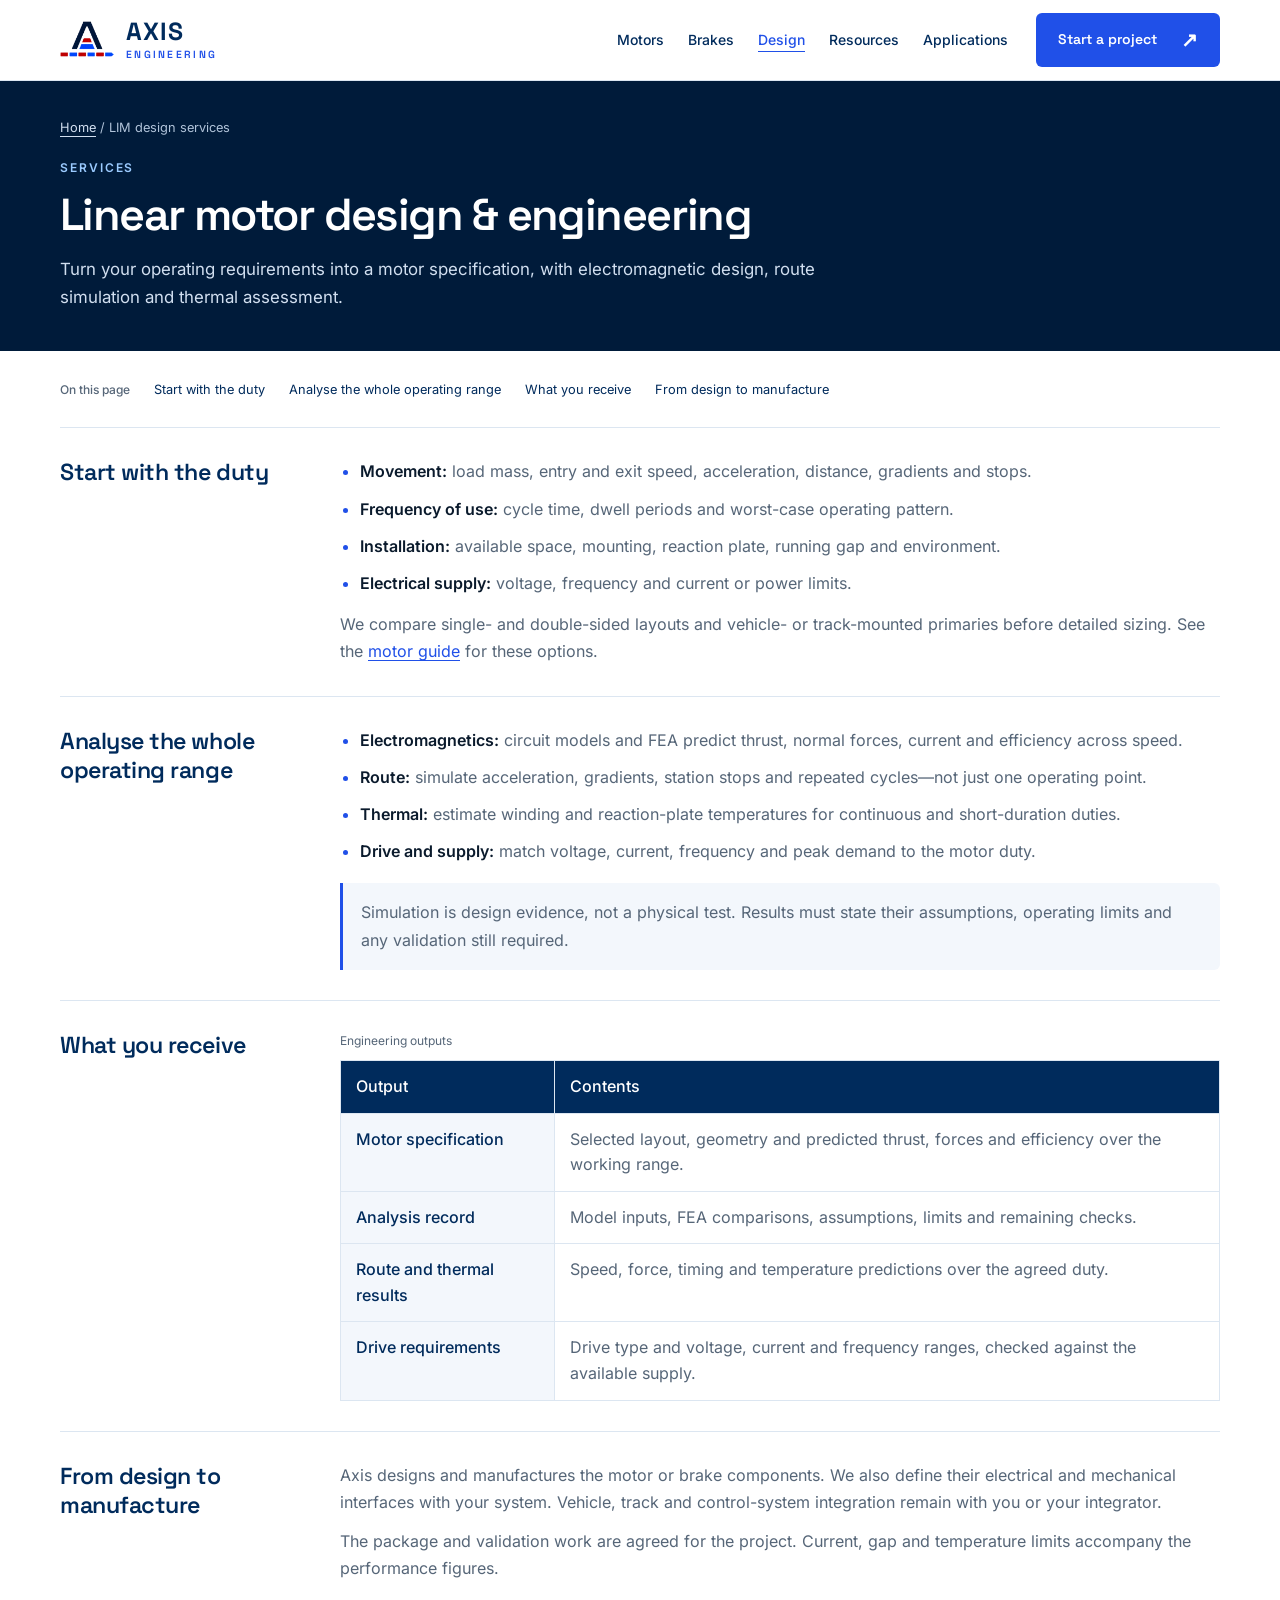
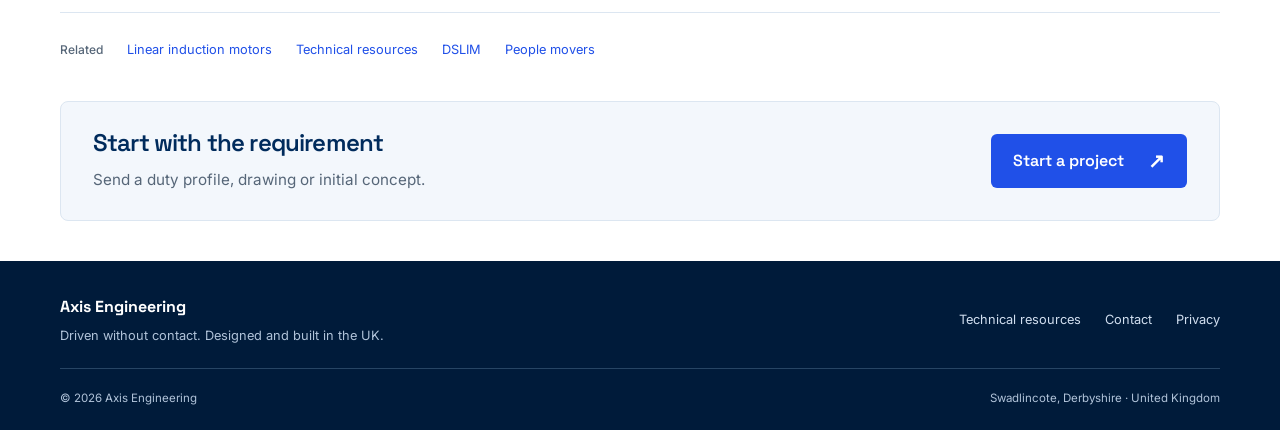
<file: linear-induction-motor-design/index.html>
<!DOCTYPE html>
<html lang="en">
<head>
<meta charset="utf-8">
<meta name="viewport" content="width=device-width, initial-scale=1">
<title>Linear Motor Design, FEA &amp; Simulation | Axis Engineering</title>
<meta name="description" content="Turn your operating requirements into a motor specification, with electromagnetic design, route simulation and thermal assessment.">
<link rel="canonical" href="https://www.axisengineering.co.uk/linear-induction-motor-design/">
<meta name="robots" content="index,follow">
<link rel="icon" type="image/svg+xml" href="/assets/axis-mark.svg">
<meta property="og:title" content="Linear Motor Design, FEA &amp; Simulation | Axis Engineering">
<meta property="og:description" content="Turn your operating requirements into a motor specification, with electromagnetic design, route simulation and thermal assessment.">
<meta property="og:type" content="website">
<meta property="og:url" content="https://www.axisengineering.co.uk/linear-induction-motor-design/">
<meta property="og:image" content="https://www.axisengineering.co.uk/assets/og-banner.png">
<meta name="twitter:card" content="summary_large_image">
<link rel="preload" href="/assets/fonts/inter-v20-latin.woff2" as="font" type="font/woff2" crossorigin>
<link rel="preload" href="/assets/fonts/space-grotesk-v22-latin.woff2" as="font" type="font/woff2" crossorigin>
<link rel="stylesheet" href="/assets/fonts.css?v=20261015-local1">
<link rel="stylesheet" href="/assets/home.css">
<link rel="stylesheet" href="/assets/site-pages.css?v=20261015-inner1">
<script type="application/ld+json">
{
  "@context": "https://schema.org",
  "@type": "BreadcrumbList",
  "itemListElement": [
    {
      "@type": "ListItem",
      "position": 1,
      "name": "Home",
      "item": "https://www.axisengineering.co.uk/"
    },
    {
      "@type": "ListItem",
      "position": 2,
      "name": "LIM design services",
      "item": "https://www.axisengineering.co.uk/linear-induction-motor-design/"
    }
  ]
}
</script>
</head>
<body>
<noscript><style>@media(max-width:940px){.header-inner{flex-wrap:wrap;padding-block:12px}.nav-toggle{display:none}.site-nav{display:flex;position:static;order:3;flex-direction:row;flex-wrap:wrap;gap:8px 20px;width:100%;padding:0;box-shadow:none;border:0}.site-nav a{font-size:.875rem}}</style></noscript>
<a class="skip-link" href="#main">Skip to main content</a>
<header class="site-header">
  <div class="wrap header-inner">
    <a class="brand" href="/" aria-label="Axis Engineering — home"><img src="/assets/axis-symbol.png" width="200" height="140" alt=""><span class="wm"><b>AXIS</b><span>ENGINEERING</span></span></a>
    <nav id="siteNav" class="site-nav" aria-label="Primary">
      <a href="/linear-induction-motors/">Motors</a>
      <a href="/permanent-magnet-brakes/">Brakes</a>
      <a href="/linear-induction-motor-design/" aria-current="page">Design</a>
      <a href="/technical-resources/">Resources</a>
      <a href="/#applications">Applications</a>
      <a href="/contact/" class="mobile-contact">Contact</a>
    </nav>
    <a class="btn header-contact" href="/contact/">Start a project <span aria-hidden="true">↗</span></a>
    <button id="navToggle" class="nav-toggle" aria-label="Menu" aria-expanded="false" aria-controls="siteNav"><span></span><span></span><span></span></button>
  </div>
</header>
<main id="main" class="content-page" tabindex="-1">
  <section class="ph-hero"><div class="wrap"><div class="crumb"><a href="/">Home</a> / LIM design services</div><p class="eyebrow">Services</p><h1>Linear motor design & engineering</h1><p class="lede">Turn your operating requirements into a motor specification, with electromagnetic design, route simulation and thermal assessment.</p></div></section>
  <div class="wrap technical-content">
    <nav class="page-index" aria-label="On this page"><span>On this page</span><a href="#brief">Start with the duty</a><a href="#analysis">Analyse the whole operating range</a><a href="#deliverables">What you receive</a><a href="#supply">From design to manufacture</a></nav>
<section class="psec" id="brief"><h2>Start with the duty</h2><div class="section-body"><ul><li><strong>Movement:</strong> load mass, entry and exit speed, acceleration, distance, gradients and stops.</li><li><strong>Frequency of use:</strong> cycle time, dwell periods and worst-case operating pattern.</li><li><strong>Installation:</strong> available space, mounting, reaction plate, running gap and environment.</li><li><strong>Electrical supply:</strong> voltage, frequency and current or power limits.</li></ul><p>We compare single- and double-sided layouts and vehicle- or track-mounted primaries before detailed sizing. See the <a href="/linear-induction-motors/">motor guide</a> for these options.</p></div></section>
<section class="psec" id="analysis"><h2>Analyse the whole operating range</h2><div class="section-body"><ul><li><strong>Electromagnetics:</strong> circuit models and FEA predict thrust, normal forces, current and efficiency across speed.</li><li><strong>Route:</strong> simulate acceleration, gradients, station stops and repeated cycles—not just one operating point.</li><li><strong>Thermal:</strong> estimate winding and reaction-plate temperatures for continuous and short-duration duties.</li><li><strong>Drive and supply:</strong> match voltage, current, frequency and peak demand to the motor duty.</li></ul><p class="callout">Simulation is design evidence, not a physical test. Results must state their assumptions, operating limits and any validation still required.</p></div></section>
<section class="psec" id="deliverables"><h2>What you receive</h2><div class="section-body"><div class="table-scroll" tabindex="0" role="region" aria-label="Engineering outputs"><table><caption>Engineering outputs</caption><thead><tr><th scope="col">Output</th><th scope="col">Contents</th></tr></thead><tbody><tr><th scope="row">Motor specification</th><td data-label="Contents">Selected layout, geometry and predicted thrust, forces and efficiency over the working range.</td></tr><tr><th scope="row">Analysis record</th><td data-label="Contents">Model inputs, FEA comparisons, assumptions, limits and remaining checks.</td></tr><tr><th scope="row">Route and thermal results</th><td data-label="Contents">Speed, force, timing and temperature predictions over the agreed duty.</td></tr><tr><th scope="row">Drive requirements</th><td data-label="Contents">Drive type and voltage, current and frequency ranges, checked against the available supply.</td></tr></tbody></table></div></div></section>
<section class="psec" id="supply"><h2>From design to manufacture</h2><div class="section-body"><p>Axis designs and manufactures the motor or brake components. We also define their electrical and mechanical interfaces with your system. Vehicle, track and control-system integration remain with you or your integrator.</p>
<p>The package and validation work are agreed for the project. Current, gap and temperature limits accompany the performance figures.</p></div></section>
    <nav class="related-links" aria-label="Related pages"><span>Related</span><a href="/linear-induction-motors/">Linear induction motors</a> <a href="/technical-resources/">Technical resources</a> <a href="/double-sided-lim-dslim/">DSLIM</a> <a href="/applications/people-movers/">People movers</a></nav>
    <section class="page-cta" aria-labelledby="enquiry-heading"><div><h2 id="enquiry-heading">Start with the requirement</h2><p>Send a duty profile, drawing or initial concept.</p></div><a class="btn" href="/contact/">Start a project <span aria-hidden="true">↗</span></a></section>
  </div>
</main>
<footer class="site-footer">
  <div class="wrap footer-top"><div><strong>Axis Engineering</strong><p>Driven without contact. Designed and built in the UK.</p></div>
    <nav aria-label="Footer"><a href="/technical-resources/">Technical resources</a><a href="/contact/">Contact</a><a href="/privacy/">Privacy</a></nav>
  </div>
  <div class="wrap footer-bottom"><span>© <span id="year">2026</span> Axis Engineering</span><span>Swadlincote, Derbyshire · United Kingdom</span></div>
</footer>
<script src="/assets/site-pages.js?v=20261015-inner1" defer></script>
<!-- Cloudflare Web Analytics --><script type="module" src="https://static.cloudflareinsights.com/beacon.min.js" data-cf-beacon='{"token":"adcc02a806934b32b8910e5e4f733962"}'></script><!-- End Cloudflare Web Analytics -->
</body>
</html>
</file>
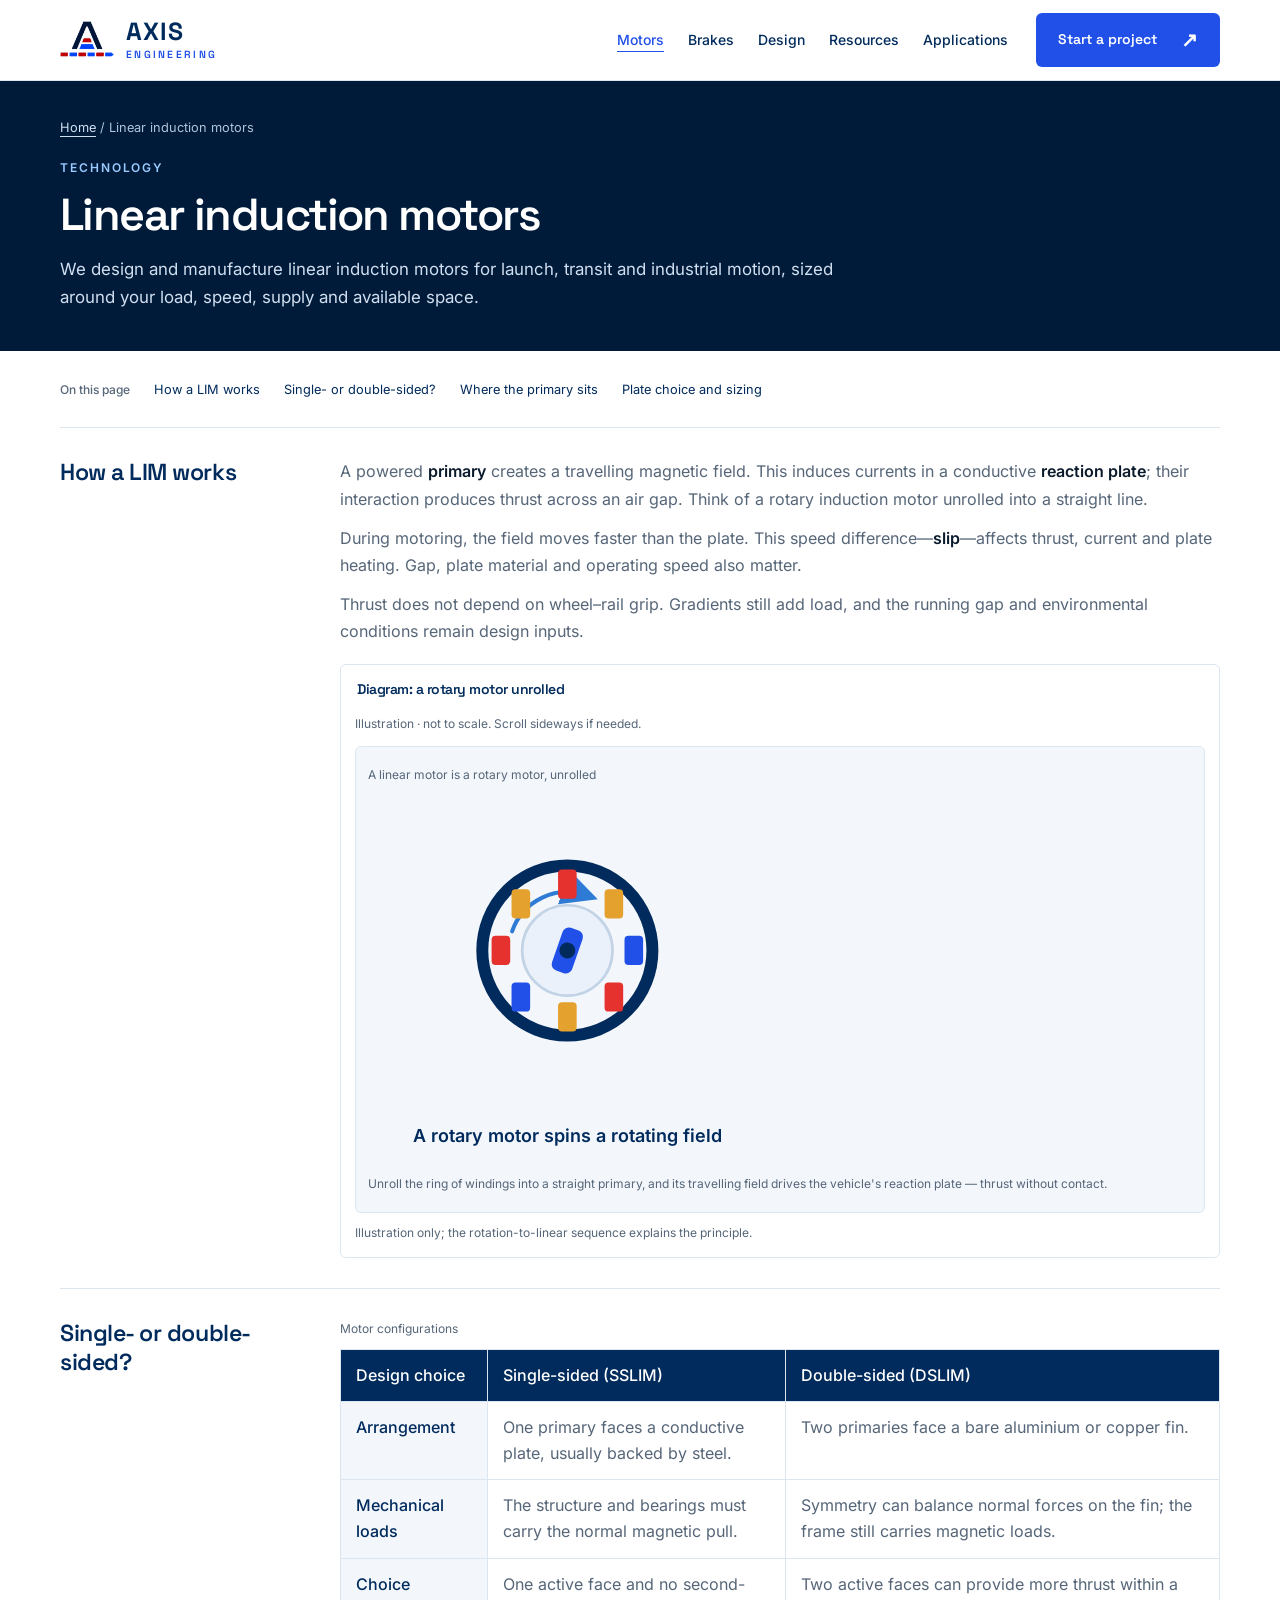
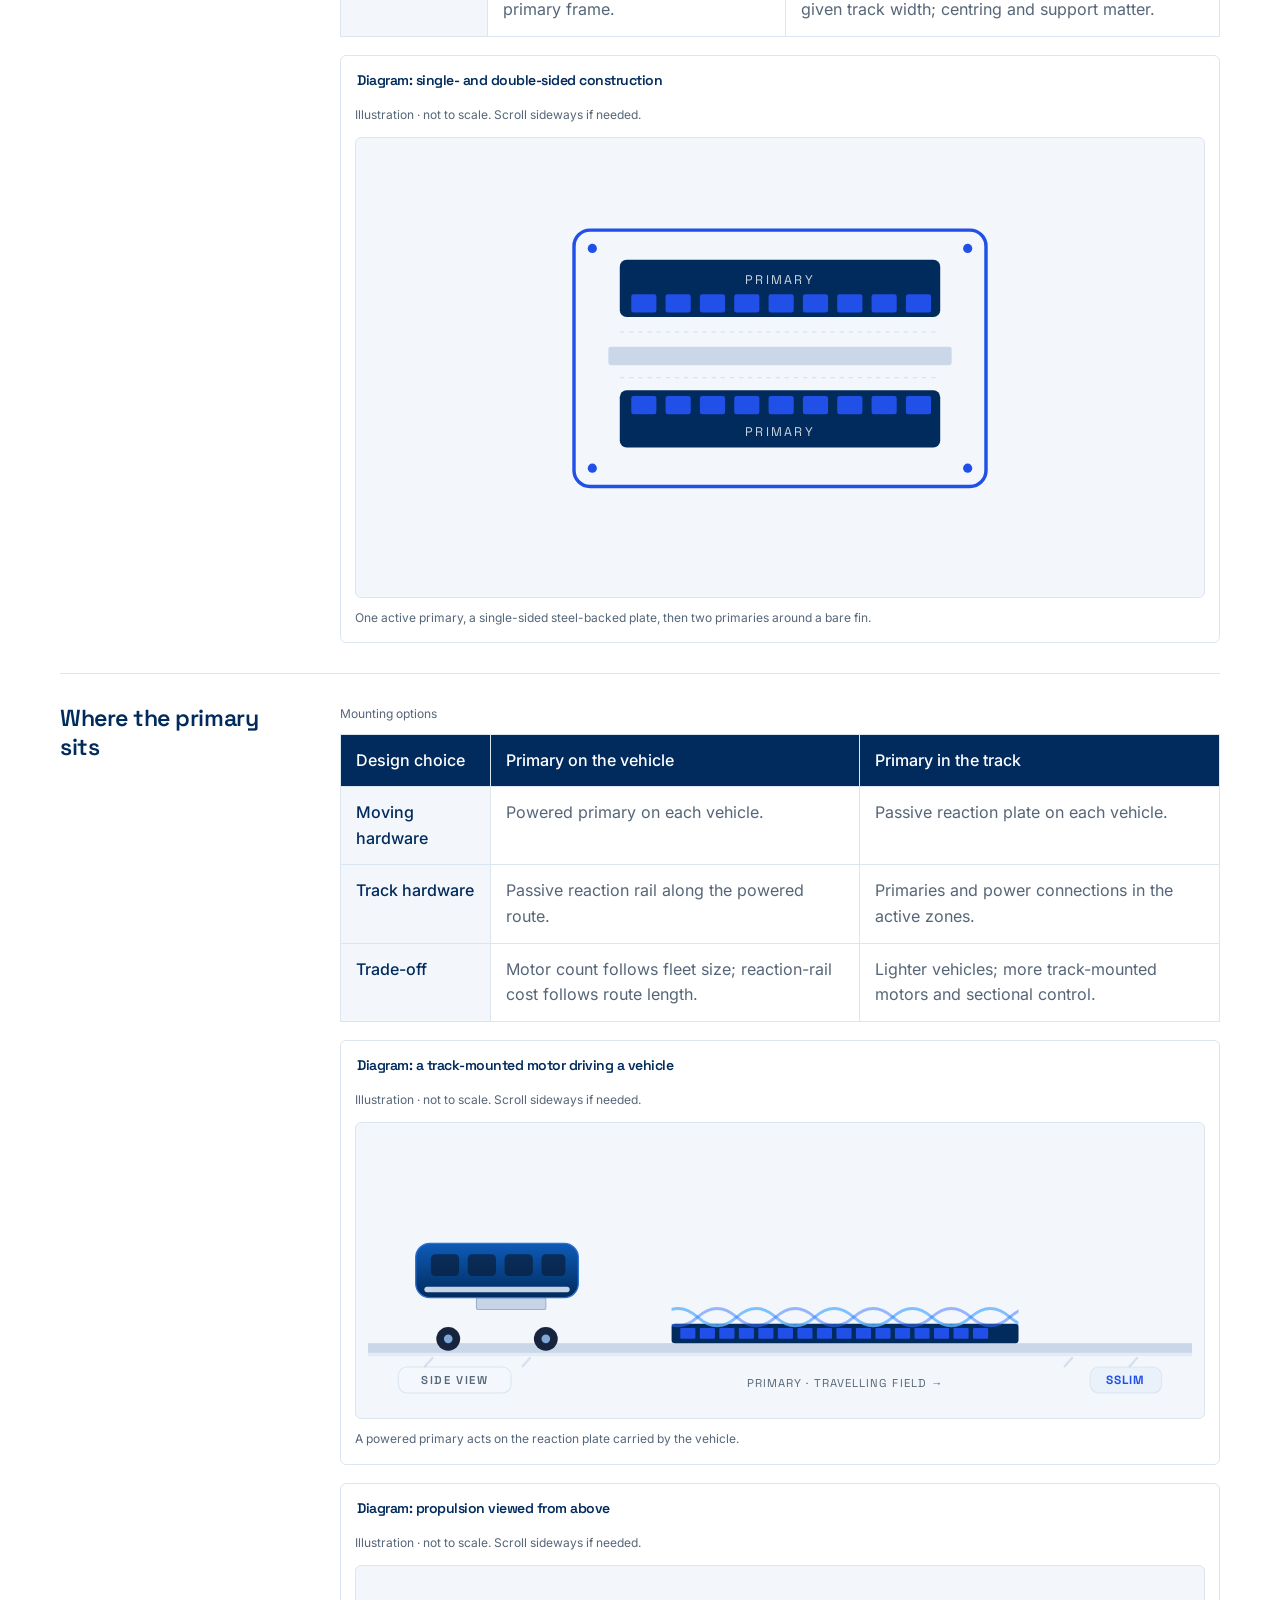
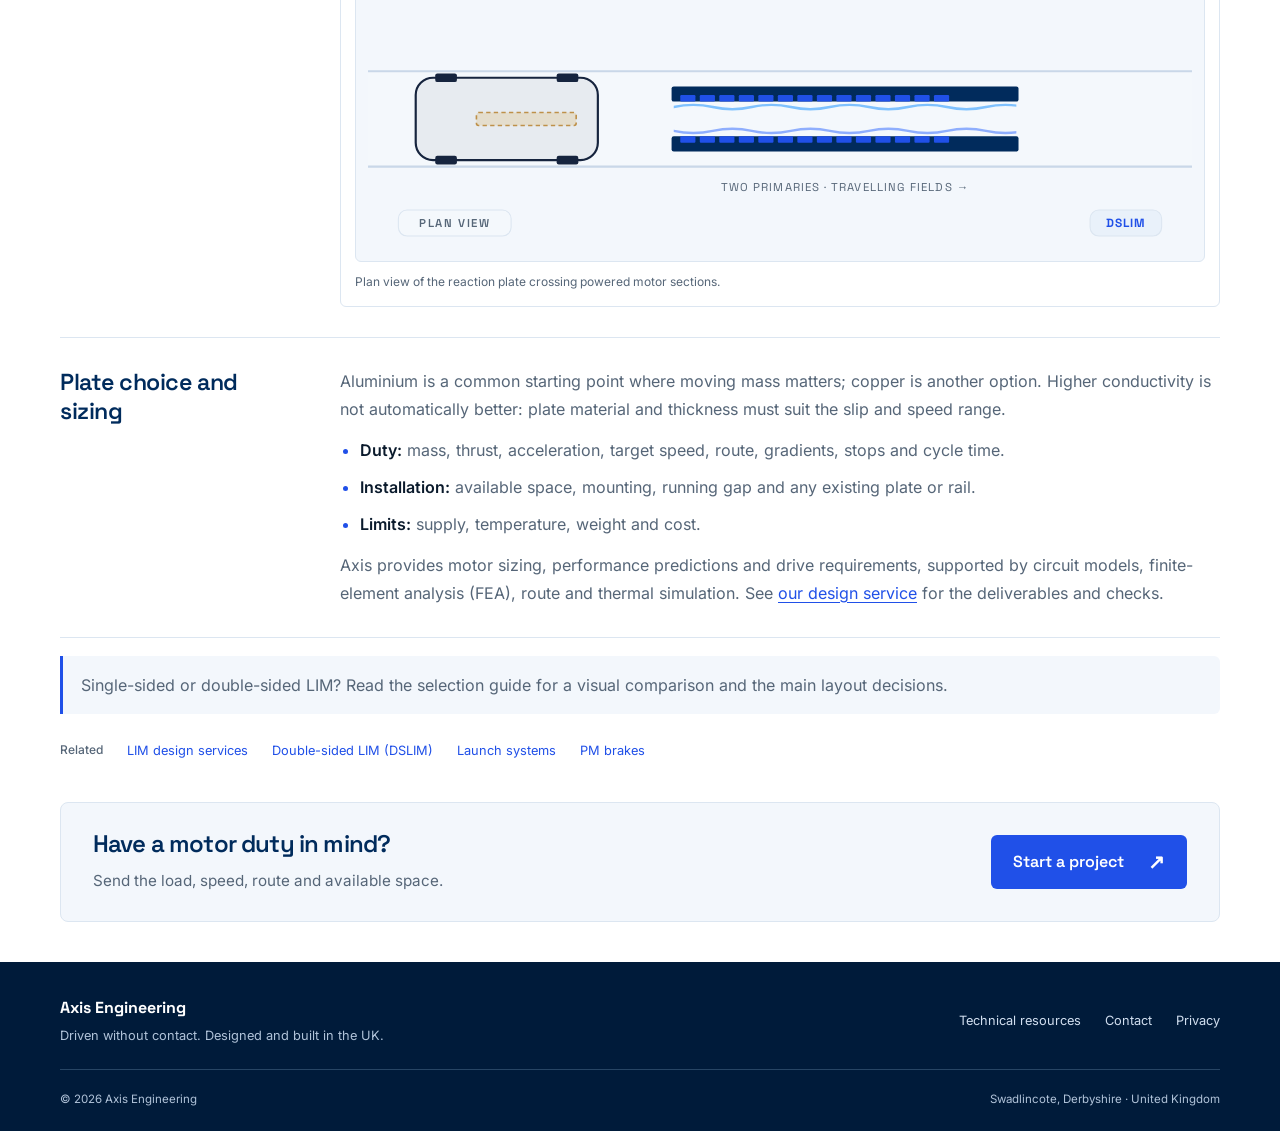
<file: linear-induction-motors/index.html>
<!DOCTYPE html>
<html lang="en">
<head>
<meta charset="utf-8">
<meta name="viewport" content="width=device-width, initial-scale=1">
<title>Linear Induction Motor Design &amp; Manufacture UK | Axis Engineering</title>
<meta name="description" content="We design and manufacture linear induction motors for launch, transit and industrial motion, sized around your load, speed, supply and available space.">
<link rel="canonical" href="https://www.axisengineering.co.uk/linear-induction-motors/">
<meta name="robots" content="index,follow">
<link rel="icon" type="image/svg+xml" href="/assets/axis-mark.svg">
<meta property="og:title" content="Linear Induction Motor Design &amp; Manufacture UK | Axis Engineering">
<meta property="og:description" content="We design and manufacture linear induction motors for launch, transit and industrial motion, sized around your load, speed, supply and available space.">
<meta property="og:type" content="website">
<meta property="og:url" content="https://www.axisengineering.co.uk/linear-induction-motors/">
<meta property="og:image" content="https://www.axisengineering.co.uk/assets/og-banner.png">
<meta name="twitter:card" content="summary_large_image">
<link rel="preload" href="/assets/fonts/inter-v20-latin.woff2" as="font" type="font/woff2" crossorigin>
<link rel="preload" href="/assets/fonts/space-grotesk-v22-latin.woff2" as="font" type="font/woff2" crossorigin>
<link rel="stylesheet" href="/assets/fonts.css?v=20261015-local1">
<link rel="stylesheet" href="/assets/home.css">
<link rel="stylesheet" href="/assets/site-pages.css?v=20261015-auto1">
<script type="application/ld+json">
{
  "@context": "https://schema.org",
  "@type": "BreadcrumbList",
  "itemListElement": [
    {
      "@type": "ListItem",
      "position": 1,
      "name": "Home",
      "item": "https://www.axisengineering.co.uk/"
    },
    {
      "@type": "ListItem",
      "position": 2,
      "name": "Linear induction motors",
      "item": "https://www.axisengineering.co.uk/linear-induction-motors/"
    }
  ]
}
</script>
</head>
<body>
<noscript><style>@media(max-width:940px){.header-inner{flex-wrap:wrap;padding-block:12px}.nav-toggle{display:none}.site-nav{display:flex;position:static;order:3;flex-direction:row;flex-wrap:wrap;gap:8px 20px;width:100%;padding:0;box-shadow:none;border:0}.site-nav a{font-size:.875rem}}</style></noscript>
<a class="skip-link" href="#main">Skip to main content</a>
<header class="site-header">
  <div class="wrap header-inner">
    <a class="brand" href="/" aria-label="Axis Engineering — home"><img src="/assets/axis-symbol.png" width="200" height="140" alt=""><span class="wm"><b>AXIS</b><span>ENGINEERING</span></span></a>
    <nav id="siteNav" class="site-nav" aria-label="Primary">
      <a href="/linear-induction-motors/" aria-current="page">Motors</a>
      <a href="/permanent-magnet-brakes/">Brakes</a>
      <a href="/linear-induction-motor-design/">Design</a>
      <a href="/technical-resources/">Resources</a>
      <a href="/#applications">Applications</a>
      <a href="/contact/" class="mobile-contact">Contact</a>
    </nav>
    <a class="btn header-contact" href="/contact/">Start a project <span aria-hidden="true">↗</span></a>
    <button id="navToggle" class="nav-toggle" aria-label="Menu" aria-expanded="false" aria-controls="siteNav"><span></span><span></span><span></span></button>
  </div>
</header>
<main id="main" class="content-page" tabindex="-1">
  <section class="ph-hero"><div class="wrap"><div class="crumb"><a href="/">Home</a> / Linear induction motors</div><p class="eyebrow">Technology</p><h1>Linear induction motors</h1><p class="lede">We design and manufacture linear induction motors for launch, transit and industrial motion, sized around your load, speed, supply and available space.</p></div></section>
  <div class="wrap technical-content">
    <nav class="page-index" aria-label="On this page"><span>On this page</span><a href="#principle">How a LIM works</a><a href="#configurations">Single- or double-sided?</a><a href="#mounting">Where the primary sits</a><a href="#plate-and-duty">Plate choice and sizing</a></nav>
<section class="psec" id="principle"><h2>How a LIM works</h2><div class="section-body"><p>A powered <strong>primary</strong> creates a travelling magnetic field. This induces currents in a conductive <strong>reaction plate</strong>; their interaction produces thrust across an air gap. Think of a rotary induction motor unrolled into a straight line.</p>
<p>During motoring, the field moves faster than the plate. This speed difference—<strong>slip</strong>—affects thrust, current and plate heating. Gap, plate material and operating speed also matter.</p>
<p>Thrust does not depend on wheel–rail grip. Gradients still add load, and the running gap and environmental conditions remain design inputs.</p><section class="diagram-panel" id="diagram-unroll" aria-labelledby="diagram-unroll-title"><h3 class="diagram-title" id="diagram-unroll-title">Diagram: a rotary motor unrolled</h3><div class="diagram-content"><p class="diagram-hint">Illustration · not to scale. Scroll sideways if needed.</p><figure class="unroll-fig">
  <div class="u-kicker">A linear motor is a rotary motor, unrolled</div>
  <svg id="limUnrollSvg" viewBox="0 0 620 284" xmlns="http://www.w3.org/2000/svg" role="img" aria-labelledby="ulTtl ulDsc">
    <title id="ulTtl">A rotary induction motor unrolled into a linear motor</title>
    <desc id="ulDsc">A ring of motor windings spins, then straightens out into a straight primary carrying a travelling sine-wave field, and a vehicle with a reaction plate on its underside rides over it.</desc>
    <defs>
      <marker id="ulArrow" markerWidth="9" markerHeight="9" refX="6" refY="4.5" orient="auto"><path d="M0 0L9 4.5L0 9Z" fill="#2E7BD6"/></marker>
      <clipPath id="ulBar"><rect x="126" y="168" width="332" height="30"/></clipPath>
      <linearGradient id="ulVeh" x1="0" y1="0" x2="0" y2="1"><stop offset="0" stop-color="#0E5BB8"/><stop offset="1" stop-color="#002B5C"/></linearGradient>
    </defs>
    <g opacity="0">
      <animate attributeName="opacity" dur="13s" repeatCount="indefinite" keyTimes="0;0.42;0.52;0.92;1" values="0;0;1;1;0"/>
      <rect x="126" y="196" width="332" height="24" rx="6" fill="#012B5C"/>
      <rect x="126" y="196" width="332" height="8" rx="4" fill="#0E3B74"/>
      <g clip-path="url(#ulBar)">
        <path d="M76 184 q10 -18 20 0 t20 0 t20 0 t20 0 t20 0 t20 0 t20 0 t20 0 t20 0 t20 0 t20 0 t20 0 t20 0 t20 0 t20 0 t20 0 t20 0 t20 0 t20 0 t20 0 t20 0" fill="none" stroke="#2E7BD6" stroke-width="2.6" opacity=".9">
          <animateTransform attributeName="transform" type="translate" from="0 0" to="40 0" dur="1s" repeatCount="indefinite"/>
        </path>
      </g>
    </g>
    <g opacity="1">
      <animate attributeName="opacity" dur="13s" repeatCount="indefinite" keyTimes="0;0.26;0.38;0.94;1" values="1;1;0;0;1"/>
      <circle cx="150" cy="120" r="64" fill="none" stroke="#012B5C" stroke-width="9"/>
      <circle cx="150" cy="120" r="34" fill="#EAF1FA" stroke="#C3D3E6" stroke-width="2"/>
      <g>
        <animateTransform attributeName="transform" type="rotate" from="0 150 120" to="360 150 120" dur="2.2s" repeatCount="indefinite"/>
        <rect x="133" y="112" width="34" height="16" rx="5" fill="#2050E8"/>
        <circle cx="150" cy="120" r="6" fill="#012B5C"/>
      </g>
      <g>
        <animateTransform attributeName="transform" type="rotate" from="0 150 120" to="360 150 120" dur="2.2s" repeatCount="indefinite"/>
        <path d="M150 76 A44 44 0 0 1 194 120" fill="none" stroke="#2E7BD6" stroke-width="3" stroke-linecap="round" marker-end="url(#ulArrow)"/>
      </g>
    </g>
    <g opacity="0">
      <animate attributeName="opacity" dur="13s" repeatCount="indefinite" keyTimes="0;0.24;0.32;0.46;0.54" values="0;0;1;1;0"/>
      <path d="M158 176 Q224 150 300 198" fill="none" stroke="#2E7BD6" stroke-width="2.2" stroke-dasharray="5 5" marker-end="url(#ulArrow)"/>
      <text x="232" y="150" text-anchor="middle" font-size="12.5" font-weight="600" fill="#2E7BD6">unrolls flat</text>
    </g>
    <g>
      <g fill="#E5322E"><animateTransform attributeName="transform" type="translate" dur="13s" repeatCount="indefinite" calcMode="spline" keyTimes="0;0.26;0.44;0.93;1" keySplines=".4 0 .2 1;.4 0 .2 1;.4 0 .2 1;.4 0 .2 1" values="150 70;150 70;150 207;150 207;150 70"/><rect x="-7" y="-11" width="14" height="22" rx="3"/></g>
      <g fill="#E5A12E"><animateTransform attributeName="transform" type="translate" dur="13s" repeatCount="indefinite" calcMode="spline" keyTimes="0;0.26;0.44;0.93;1" keySplines=".4 0 .2 1;.4 0 .2 1;.4 0 .2 1;.4 0 .2 1" values="185 85;185 85;190 207;190 207;185 85"/><rect x="-7" y="-11" width="14" height="22" rx="3"/></g>
      <g fill="#2050E8"><animateTransform attributeName="transform" type="translate" dur="13s" repeatCount="indefinite" calcMode="spline" keyTimes="0;0.26;0.44;0.93;1" keySplines=".4 0 .2 1;.4 0 .2 1;.4 0 .2 1;.4 0 .2 1" values="200 120;200 120;230 207;230 207;200 120"/><rect x="-7" y="-11" width="14" height="22" rx="3"/></g>
      <g fill="#E5322E"><animateTransform attributeName="transform" type="translate" dur="13s" repeatCount="indefinite" calcMode="spline" keyTimes="0;0.26;0.44;0.93;1" keySplines=".4 0 .2 1;.4 0 .2 1;.4 0 .2 1;.4 0 .2 1" values="185 155;185 155;270 207;270 207;185 155"/><rect x="-7" y="-11" width="14" height="22" rx="3"/></g>
      <g fill="#E5A12E"><animateTransform attributeName="transform" type="translate" dur="13s" repeatCount="indefinite" calcMode="spline" keyTimes="0;0.26;0.44;0.93;1" keySplines=".4 0 .2 1;.4 0 .2 1;.4 0 .2 1;.4 0 .2 1" values="150 170;150 170;310 207;310 207;150 170"/><rect x="-7" y="-11" width="14" height="22" rx="3"/></g>
      <g fill="#2050E8"><animateTransform attributeName="transform" type="translate" dur="13s" repeatCount="indefinite" calcMode="spline" keyTimes="0;0.26;0.44;0.93;1" keySplines=".4 0 .2 1;.4 0 .2 1;.4 0 .2 1;.4 0 .2 1" values="115 155;115 155;350 207;350 207;115 155"/><rect x="-7" y="-11" width="14" height="22" rx="3"/></g>
      <g fill="#E5322E"><animateTransform attributeName="transform" type="translate" dur="13s" repeatCount="indefinite" calcMode="spline" keyTimes="0;0.26;0.44;0.93;1" keySplines=".4 0 .2 1;.4 0 .2 1;.4 0 .2 1;.4 0 .2 1" values="100 120;100 120;390 207;390 207;100 120"/><rect x="-7" y="-11" width="14" height="22" rx="3"/></g>
      <g fill="#E5A12E"><animateTransform attributeName="transform" type="translate" dur="13s" repeatCount="indefinite" calcMode="spline" keyTimes="0;0.26;0.44;0.93;1" keySplines=".4 0 .2 1;.4 0 .2 1;.4 0 .2 1;.4 0 .2 1" values="115 85;115 85;430 207;430 207;115 85"/><rect x="-7" y="-11" width="14" height="22" rx="3"/></g>
    </g>
    <g opacity="0">
      <animate attributeName="opacity" dur="13s" repeatCount="indefinite" keyTimes="0;0.46;0.54;0.92;1" values="0;0;1;1;0"/>
      <g>
        <animateTransform attributeName="transform" type="translate" dur="13s" repeatCount="indefinite" calcMode="spline" keyTimes="0;0.5;0.9;1" keySplines=".45 0 .55 1;.45 0 .55 1;0 0 1 1" values="-230 0;-230 0;330 0;330 0"/>
        <rect x="176" y="130" width="124" height="38" rx="14" fill="url(#ulVeh)" stroke="#2E6FD6" stroke-width="1.5"/>
        <rect x="187" y="140" width="22" height="17" rx="5" fill="#0A1F3C" opacity=".8"/>
        <rect x="214" y="140" width="22" height="17" rx="5" fill="#0A1F3C" opacity=".8"/>
        <rect x="241" y="140" width="22" height="17" rx="5" fill="#0A1F3C" opacity=".8"/>
        <rect x="268" y="140" width="22" height="17" rx="5" fill="#0A1F3C" opacity=".8"/>
        <rect x="182" y="169" width="114" height="7" rx="2" fill="#C6D4E6" stroke="#9DB0C9" stroke-width="1"/>
        <path d="M306 149 h20 M320 143 l8 6 -8 6" fill="none" stroke="#62B4FF" stroke-width="3" stroke-linecap="round" stroke-linejoin="round"/>
      </g>
    </g>
    <g opacity="1"><animate attributeName="opacity" dur="13s" repeatCount="indefinite" keyTimes="0;0.26;0.38;0.94;1" values="1;1;0;0;1"/>
      <text x="150" y="264" text-anchor="middle" font-size="13.5" font-weight="600" fill="#012B5C">A rotary motor spins a rotating field</text></g>
    <g opacity="0"><animate attributeName="opacity" dur="13s" repeatCount="indefinite" keyTimes="0;0.46;0.54;0.92;1" values="0;0;1;1;0"/>
      <text x="292" y="264" text-anchor="middle" font-size="13.5" font-weight="600" fill="#012B5C">Unrolled flat, the travelling field drives the vehicle</text></g>
  </svg>
  <figcaption class="diagram-cap">Unroll the ring of windings into a straight primary, and its travelling field drives the vehicle's reaction plate — thrust without contact.</figcaption>
</figure><p class="diagram-note">Illustration only; the rotation-to-linear sequence explains the principle.</p></div></section></div></section>
<section class="psec" id="configurations"><h2>Single- or double-sided?</h2><div class="section-body"><div class="table-scroll" tabindex="0" role="region" aria-label="Motor configurations"><table><caption>Motor configurations</caption><thead><tr><th scope="col">Design choice</th><th scope="col">Single-sided (SSLIM)</th><th scope="col">Double-sided (DSLIM)</th></tr></thead><tbody><tr><th scope="row">Arrangement</th><td data-label="Single-sided (SSLIM)">One primary faces a conductive plate, usually backed by steel.</td><td data-label="Double-sided (DSLIM)">Two primaries face a bare aluminium or copper fin.</td></tr><tr><th scope="row">Mechanical loads</th><td data-label="Single-sided (SSLIM)">The structure and bearings must carry the normal magnetic pull.</td><td data-label="Double-sided (DSLIM)">Symmetry can balance normal forces on the fin; the frame still carries magnetic loads.</td></tr><tr><th scope="row">Choice</th><td data-label="Single-sided (SSLIM)">One active face and no second-primary frame.</td><td data-label="Double-sided (DSLIM)">Two active faces can provide more thrust within a given track width; centring and support matter.</td></tr></tbody></table></div><section class="diagram-panel" id="diagram-build" aria-labelledby="diagram-build-title"><h3 class="diagram-title" id="diagram-build-title">Diagram: single- and double-sided construction</h3><div class="diagram-content"><p class="diagram-hint">Illustration · not to scale. Scroll sideways if needed.</p><div class="build-anim">
      <svg viewBox="0 0 720 380" fill="none" role="img" aria-label="Animation: one primary becomes a single-sided then double-sided LIM inside a frame">
        <!-- frame (drawn on in stage 4) -->
        <rect class="ba-frame" x="180" y="70" width="360" height="224" rx="14" stroke="#2050E8" stroke-width="3" style="stroke-dasharray:1200;stroke-dashoffset:0"/>
        <g class="ba-bolts" fill="#2050E8">
          <circle cx="196" cy="86" r="4"/><circle cx="524" cy="86" r="4"/>
          <circle cx="196" cy="278" r="4"/><circle cx="524" cy="278" r="4"/>
        </g>

        <!-- top primary (stage 3) -->
        <g class="ba-p2">
          <rect x="220" y="96" width="280" height="50" rx="6" fill="#012B5C"/>
          <g fill="#2050E8"><rect x="230" y="126" width="22" height="16" rx="2"/><rect x="260" y="126" width="22" height="16" rx="2"/><rect x="290" y="126" width="22" height="16" rx="2"/><rect x="320" y="126" width="22" height="16" rx="2"/><rect x="350" y="126" width="22" height="16" rx="2"/><rect x="380" y="126" width="22" height="16" rx="2"/><rect x="410" y="126" width="22" height="16" rx="2"/><rect x="440" y="126" width="22" height="16" rx="2"/><rect x="470" y="126" width="22" height="16" rx="2"/></g>
          <text x="360" y="117" text-anchor="middle" fill="#fff" opacity=".8" font-family="Space Grotesk" font-size="11" letter-spacing="2">PRIMARY</text>
          <line x1="220" y1="159" x2="500" y2="159" stroke="#D2DEEC" stroke-dasharray="4 4"/>
        </g>

        <!-- back-iron (stage 2 only) -->
        <rect class="ba-bi" x="210" y="158" width="300" height="14" rx="2" fill="#A7B8CD" style="opacity:0"/>

        <!-- reaction plate (stage 2 on) -->
        <g class="ba-plate">
          <rect x="210" y="172" width="300" height="16" rx="2" fill="#C9D7E8"/>
          <line x1="220" y1="199" x2="500" y2="199" stroke="#D2DEEC" stroke-dasharray="4 4"/>
        </g>

        <!-- bottom primary (stage 1, always present) -->
        <g class="ba-p1">
          <rect x="220" y="210" width="280" height="50" rx="6" fill="#012B5C"/>
          <g fill="#2050E8"><rect x="230" y="215" width="22" height="16" rx="2"/><rect x="260" y="215" width="22" height="16" rx="2"/><rect x="290" y="215" width="22" height="16" rx="2"/><rect x="320" y="215" width="22" height="16" rx="2"/><rect x="350" y="215" width="22" height="16" rx="2"/><rect x="380" y="215" width="22" height="16" rx="2"/><rect x="410" y="215" width="22" height="16" rx="2"/><rect x="440" y="215" width="22" height="16" rx="2"/><rect x="470" y="215" width="22" height="16" rx="2"/></g>
          <text x="360" y="250" text-anchor="middle" fill="#fff" opacity=".8" font-family="Space Grotesk" font-size="11" letter-spacing="2">PRIMARY</text>
        </g>

        <!-- single-sided normal attraction: the core is pulled up across the gap to the steel back-iron (stage 2) -->
        <g class="ba-ssarrows" fill="#E5344A" style="opacity:0">
          <path d="M290 190 L298 204 L293 204 L293 212 L287 212 L287 204 L282 204 Z"/>
          <path d="M360 190 L368 204 L363 204 L363 212 L357 212 L357 204 L352 204 Z"/>
          <path d="M430 190 L438 204 L433 204 L433 212 L427 212 L427 204 L422 204 Z"/>
          <text x="540" y="206" text-anchor="start" fill="#E5344A" font-family="Space Grotesk" font-size="11" font-weight="600">normal pull</text>
        </g>

        <!-- attraction arrows, contained by the frame (stage 4) -->
        <g class="ba-arrows" fill="#E5344A" style="opacity:0">
          <path d="M250 170 L242 156 L247 156 L247 148 L253 148 L253 156 L258 156 Z"/>
          <path d="M250 190 L258 204 L253 204 L253 212 L247 212 L247 204 L242 204 Z"/>
          <path d="M470 170 L462 156 L467 156 L467 148 L473 148 L473 156 L478 156 Z"/>
          <path d="M470 190 L478 204 L473 204 L473 212 L467 212 L467 204 L462 204 Z"/>
        </g>

        <!-- stage badges -->
        <g class="ba-b1" style="opacity:0">
          <rect x="596" y="78" width="86" height="26" rx="8" fill="#E9F1FA" stroke="#DCE6F1"/>
          <text x="639" y="96" text-anchor="middle" font-family="Space Grotesk" font-size="12" font-weight="700" fill="#2050E8" letter-spacing="1">SSLIM</text>
        </g>
        <g class="ba-b2" style="opacity:0">
          <rect x="596" y="78" width="86" height="26" rx="8" fill="#E9F1FA" stroke="#DCE6F1"/>
          <text x="639" y="96" text-anchor="middle" font-family="Space Grotesk" font-size="12" font-weight="700" fill="#2050E8" letter-spacing="1">DSLIM</text>
        </g>

        <!-- captions -->
        <text class="ba-c1" x="360" y="352" text-anchor="middle" font-family="Space Grotesk" font-size="14.5" font-weight="500" fill="#44546A" style="opacity:0">Start with one rectangular primary.</text>
        <text class="ba-c2" x="360" y="352" text-anchor="middle" font-family="Space Grotesk" font-size="14.5" font-weight="500" fill="#44546A" style="opacity:0">Face it with a steel-backed Al/Cu plate — single-sided (SSLIM). The steel pulls the core in.</text>
        <text class="ba-c3" x="360" y="352" text-anchor="middle" font-family="Space Grotesk" font-size="14.5" font-weight="500" fill="#44546A" style="opacity:0">Mirror a second primary across a bare plate — double-sided (DSLIM).</text>
        <text class="ba-c4" x="360" y="352" text-anchor="middle" font-family="Space Grotesk" font-size="14.5" font-weight="500" fill="#44546A" style="opacity:0">The pair bolts into one frame — magnetic pull reacted by the frame, not the vehicle.</text>
      </svg>
    </div><p class="diagram-note">One active primary, a single-sided steel-backed plate, then two primaries around a bare fin.</p></div></section></div></section>
<section class="psec" id="mounting"><h2>Where the primary sits</h2><div class="section-body"><div class="table-scroll" tabindex="0" role="region" aria-label="Mounting options"><table><caption>Mounting options</caption><thead><tr><th scope="col">Design choice</th><th scope="col">Primary on the vehicle</th><th scope="col">Primary in the track</th></tr></thead><tbody><tr><th scope="row">Moving hardware</th><td data-label="Primary on the vehicle">Powered primary on each vehicle.</td><td data-label="Primary in the track">Passive reaction plate on each vehicle.</td></tr><tr><th scope="row">Track hardware</th><td data-label="Primary on the vehicle">Passive reaction rail along the powered route.</td><td data-label="Primary in the track">Primaries and power connections in the active zones.</td></tr><tr><th scope="row">Trade-off</th><td data-label="Primary on the vehicle">Motor count follows fleet size; reaction-rail cost follows route length.</td><td data-label="Primary in the track">Lighter vehicles; more track-mounted motors and sectional control.</td></tr></tbody></table></div><section class="diagram-panel" id="diagram-launch1" aria-labelledby="diagram-launch1-title"><h3 class="diagram-title" id="diagram-launch1-title">Diagram: a track-mounted motor driving a vehicle</h3><div class="diagram-content"><p class="diagram-hint">Illustration · not to scale. Scroll sideways if needed.</p><div class="brake-anim">
      <svg viewBox="0 0 760 250" fill="none" role="img" aria-label="Animation: a three-phase primary fixed to the track sets up a magnetic field that travels along it; the travelling field drags the vehicle's conductive reaction plate, launching the vehicle forward with no contact">
        <defs>
          <linearGradient id="lmcab" x1="0" y1="0" x2="0" y2="1"><stop offset="0" stop-color="#0E5BB8"/><stop offset="1" stop-color="#012B5C"/></linearGradient>
          <linearGradient id="lmplate" x1="0" y1="0" x2="0" y2="1"><stop offset="0" stop-color="#E8C68A"/><stop offset="1" stop-color="#C9974B"/></linearGradient>
          <marker id="lmThrustArrow" markerWidth="8" markerHeight="8" refX="6" refY="4" orient="auto"><path d="M0 0L8 4L0 8Z" fill="#2050E8"/></marker>
          <clipPath id="lmwclip"><rect x="280" y="152" width="320" height="44"/></clipPath>
        </defs>

        <!-- config badge -->
        <g><rect x="666" y="214" width="66" height="24" rx="8" fill="#E9F1FA" stroke="#DCE6F1"/><text x="699" y="230" text-anchor="middle" font-family="Space Grotesk" font-size="11" font-weight="700" fill="#2050E8" letter-spacing="1">SSLIM</text></g>
        <g><rect x="28" y="214" width="104" height="24" rx="8" fill="#F4F8FC" stroke="#DCE6F1"/><text x="80" y="230" text-anchor="middle" font-family="Space Grotesk" font-size="10.5" font-weight="600" fill="#566678" letter-spacing="1.5">SIDE VIEW</text></g>

        <!-- fixed track / guideway -->
        <rect x="0" y="192" width="760" height="9" fill="#C9D7E8"/>
        <rect x="0" y="201" width="760" height="3" fill="#E3EBF5"/>
        <g stroke="#B9CAE0" stroke-width="2" opacity=".5">
          <line x1="60" y1="205" x2="52" y2="214"/><line x1="150" y1="205" x2="142" y2="214"/><line x1="650" y1="205" x2="642" y2="214"/><line x1="710" y1="205" x2="702" y2="214"/>
        </g>

        <!-- primary (3-phase stator) fixed on the track -->
        <rect x="280" y="174" width="320" height="18" rx="3" fill="#012B5C"/>
        <g fill="#2050E8"><rect x="288" y="178" width="14" height="10" rx="1"/><rect x="306" y="178" width="14" height="10" rx="1"/><rect x="324" y="178" width="14" height="10" rx="1"/><rect x="342" y="178" width="14" height="10" rx="1"/><rect x="360" y="178" width="14" height="10" rx="1"/><rect x="378" y="178" width="14" height="10" rx="1"/><rect x="396" y="178" width="14" height="10" rx="1"/><rect x="414" y="178" width="14" height="10" rx="1"/><rect x="432" y="178" width="14" height="10" rx="1"/><rect x="450" y="178" width="14" height="10" rx="1"/><rect x="468" y="178" width="14" height="10" rx="1"/><rect x="486" y="178" width="14" height="10" rx="1"/><rect x="504" y="178" width="14" height="10" rx="1"/><rect x="522" y="178" width="14" height="10" rx="1"/><rect x="540" y="178" width="14" height="10" rx="1"/><rect x="558" y="178" width="14" height="10" rx="1"/></g>
        <text x="440" y="232" text-anchor="middle" fill="#566678" font-family="Space Grotesk" font-size="10.5" letter-spacing="1">PRIMARY &#183; TRAVELLING FIELD &#8594;</text>

        <!-- travelling magnetic field (sine wave), clipped to the primary -->
        <g clip-path="url(#lmwclip)">
          <g class="lm-wave">
            <path d="M196 168 q18 -16 36 0 t36 0 t36 0 t36 0 t36 0 t36 0 t36 0 t36 0 t36 0 t36 0 t36 0 t36 0 t36 0 t36 0" stroke="#62B4FF" stroke-width="2.6" fill="none" opacity=".8"/>
            <path d="M196 168 q18 16 36 0 t36 0 t36 0 t36 0 t36 0 t36 0 t36 0 t36 0 t36 0 t36 0 t36 0 t36 0 t36 0 t36 0" stroke="#3D74FF" stroke-width="2.6" fill="none" opacity=".5"/>
          </g>
        </g>

        <!-- vehicle: cab + wheels + conductive reaction plate (accelerates away) -->
        <g class="lm-veh">
          <g class="lm-speed" stroke="#566678" stroke-width="2.6" stroke-linecap="round" style="opacity:0">
            <line x1="36" y1="116" x2="-6" y2="116"/><line x1="36" y1="125" x2="-18" y2="125"/><line x1="36" y1="134" x2="-6" y2="134"/>
          </g>
          <rect x="100" y="150" width="64" height="11" rx="2" fill="#C6D4E6" stroke="#9DB0C9" stroke-width="1"/>
          <rect x="44" y="100" width="150" height="50" rx="13" fill="url(#lmcab)" stroke="#2E6FD6" stroke-width="1.2"/>
          <rect x="58" y="110" width="26" height="20" rx="4" fill="#0A1F3C" opacity=".72"/><rect x="92" y="110" width="26" height="20" rx="4" fill="#0A1F3C" opacity=".72"/><rect x="126" y="110" width="26" height="20" rx="4" fill="#0A1F3C" opacity=".72"/><rect x="160" y="110" width="22" height="20" rx="4" fill="#0A1F3C" opacity=".72"/>
          <rect x="52" y="140" width="134" height="5" rx="2.5" fill="#C6D4E6"/>
          <circle cx="74" cy="188" r="11" fill="#16243E"/><circle cx="74" cy="188" r="4" fill="#7FA8D8"/>
          <circle cx="164" cy="188" r="11" fill="#16243E"/><circle cx="164" cy="188" r="4" fill="#7FA8D8"/>
          <g class="lm-thrust" style="opacity:0">
            <line x1="76" y1="80" x2="150" y2="80" stroke="#2050E8" stroke-width="4.5" marker-end="url(#lmThrustArrow)"/>
            <text x="113" y="60" text-anchor="middle" fill="#2050E8" font-family="Space Grotesk" font-size="11" font-weight="600">thrust on vehicle</text>
          </g>
        </g>

        <!-- captions -->
        <text class="lm-capA" x="380" y="30" text-anchor="middle" font-family="Space Grotesk" font-size="14.5" font-weight="500" fill="#44546A" style="opacity:0">A three-phase primary sets up a magnetic field that travels along the track.</text>
        <text class="lm-capB" x="380" y="30" text-anchor="middle" font-family="Space Grotesk" font-size="14.5" font-weight="500" fill="#44546A" style="opacity:0">The travelling field drags the vehicle's reaction plate &#8212; launching it forward.</text>
      </svg>
    </div><p class="diagram-note">A powered primary acts on the reaction plate carried by the vehicle.</p></div></section><section class="diagram-panel" id="diagram-launch2" aria-labelledby="diagram-launch2-title"><h3 class="diagram-title" id="diagram-launch2-title">Diagram: propulsion viewed from above</h3><div class="diagram-content"><p class="diagram-hint">Illustration · not to scale. Scroll sideways if needed.</p><div class="brake-anim">
      <svg viewBox="0 0 760 250" fill="none" role="img" aria-label="Plan-view animation, looking down from above: the vehicle's reaction plate (drawn dotted, because it is hidden beneath the vehicle) runs along the centreline between two primaries; both primaries' travelling fields drag it the same way, launching the vehicle forward with high thrust and cancelled side-pull">
        <defs>
          <marker id="lmThrustArrow3" markerWidth="8" markerHeight="8" refX="6" refY="4" orient="auto"><path d="M0 0L8 4L0 8Z" fill="#2050E8"/></marker>
          <clipPath id="lmwclipP"><rect x="282" y="114" width="316" height="32"/></clipPath>
        </defs>

        <!-- view label + config badge -->
        <g><rect x="28" y="214" width="104" height="24" rx="8" fill="#F4F8FC" stroke="#DCE6F1"/><text x="80" y="230" text-anchor="middle" font-family="Space Grotesk" font-size="10.5" font-weight="600" fill="#566678" letter-spacing="1.5">PLAN VIEW</text></g>
        <g><rect x="666" y="214" width="66" height="24" rx="8" fill="#E9F1FA" stroke="#DCE6F1"/><text x="699" y="230" text-anchor="middle" font-family="Space Grotesk" font-size="11" font-weight="700" fill="#2050E8" letter-spacing="1">DSLIM</text></g>

        <!-- guideway seen from above -->
        <rect x="0" y="84" width="760" height="92" fill="#F4F8FC"/>
        <line x1="0" y1="86" x2="760" y2="86" stroke="#C9D7E8" stroke-width="2"/>
        <line x1="0" y1="174" x2="760" y2="174" stroke="#C9D7E8" stroke-width="2"/>

        <!-- two primaries flanking the centre slot (fixed) -->
        <rect x="280" y="100" width="320" height="14" rx="2" fill="#012B5C"/>
        <g fill="#2050E8"><rect x="288" y="108" width="14" height="6" rx="1"/><rect x="306" y="108" width="14" height="6" rx="1"/><rect x="324" y="108" width="14" height="6" rx="1"/><rect x="342" y="108" width="14" height="6" rx="1"/><rect x="360" y="108" width="14" height="6" rx="1"/><rect x="378" y="108" width="14" height="6" rx="1"/><rect x="396" y="108" width="14" height="6" rx="1"/><rect x="414" y="108" width="14" height="6" rx="1"/><rect x="432" y="108" width="14" height="6" rx="1"/><rect x="450" y="108" width="14" height="6" rx="1"/><rect x="468" y="108" width="14" height="6" rx="1"/><rect x="486" y="108" width="14" height="6" rx="1"/><rect x="504" y="108" width="14" height="6" rx="1"/><rect x="522" y="108" width="14" height="6" rx="1"/></g>
        <rect x="280" y="146" width="320" height="14" rx="2" fill="#012B5C"/>
        <g fill="#2050E8"><rect x="288" y="146" width="14" height="6" rx="1"/><rect x="306" y="146" width="14" height="6" rx="1"/><rect x="324" y="146" width="14" height="6" rx="1"/><rect x="342" y="146" width="14" height="6" rx="1"/><rect x="360" y="146" width="14" height="6" rx="1"/><rect x="378" y="146" width="14" height="6" rx="1"/><rect x="396" y="146" width="14" height="6" rx="1"/><rect x="414" y="146" width="14" height="6" rx="1"/><rect x="432" y="146" width="14" height="6" rx="1"/><rect x="450" y="146" width="14" height="6" rx="1"/><rect x="468" y="146" width="14" height="6" rx="1"/><rect x="486" y="146" width="14" height="6" rx="1"/><rect x="504" y="146" width="14" height="6" rx="1"/><rect x="522" y="146" width="14" height="6" rx="1"/></g>
        <text x="440" y="196" text-anchor="middle" fill="#566678" font-family="Space Grotesk" font-size="10.5" letter-spacing="1">TWO PRIMARIES &#183; TRAVELLING FIELDS &#8594;</text>

        <!-- travelling fields in the slot (both sweep the same way) -->
        <g clip-path="url(#lmwclipP)"><g class="lm-wave"><path d="M210 119 q18 -4 36 0 t36 0 t36 0 t36 0 t36 0 t36 0 t36 0 t36 0 t36 0 t36 0 t36 0 t36 0 t36 0 t36 0" stroke="#62B4FF" stroke-width="2.2" fill="none" opacity=".8"/></g></g>
        <g clip-path="url(#lmwclipP)"><g class="lm-wave"><path d="M210 141 q18 4 36 0 t36 0 t36 0 t36 0 t36 0 t36 0 t36 0 t36 0 t36 0 t36 0 t36 0 t36 0 t36 0 t36 0" stroke="#3D74FF" stroke-width="2.2" fill="none" opacity=".55"/></g></g>

        <!-- the vehicle (plan) + its reaction plate, drawn dotted because it is hidden beneath -->
        <g class="lm-veh">
          <g class="lm-speed" stroke="#566678" stroke-width="2.6" stroke-linecap="round" style="opacity:0">
            <line x1="34" y1="118" x2="-8" y2="118"/><line x1="34" y1="130" x2="-22" y2="130"/><line x1="34" y1="142" x2="-8" y2="142"/>
          </g>
          <rect x="100" y="124" width="92" height="12" rx="2" fill="#E8C68A" fill-opacity=".32" stroke="#C9974B" stroke-width="1.5" stroke-dasharray="4 3"/>
          <rect x="44" y="92" width="168" height="76" rx="16" fill="#16243E" fill-opacity=".06" stroke="#16243E" stroke-width="2"/>
          <g fill="#16243E"><rect x="62" y="88" width="20" height="8" rx="2"/><rect x="174" y="88" width="20" height="8" rx="2"/><rect x="62" y="164" width="20" height="8" rx="2"/><rect x="174" y="164" width="20" height="8" rx="2"/></g>
          <g class="lm-thrust" style="opacity:0">
            <line x1="80" y1="72" x2="154" y2="72" stroke="#2050E8" stroke-width="4.5" marker-end="url(#lmThrustArrow3)"/>
            <text x="117" y="52" text-anchor="middle" fill="#2050E8" font-family="Space Grotesk" font-size="11" font-weight="600">thrust on vehicle</text>
          </g>
        </g>

        <!-- captions -->
        <text class="lm-capA" x="380" y="30" text-anchor="middle" font-family="Space Grotesk" font-size="14.5" font-weight="500" fill="#44546A" style="opacity:0">From above: the reaction plate (dotted) runs between two primaries.</text>
        <text class="lm-capB" x="380" y="30" text-anchor="middle" font-family="Space Grotesk" font-size="14.5" font-weight="500" fill="#44546A" style="opacity:0">Both travelling fields drag it the same way &#8212; high thrust, side-pull balanced.</text>
      </svg>
    </div><p class="diagram-note">Plan view of the reaction plate crossing powered motor sections.</p></div></section></div></section>
<section class="psec" id="plate-and-duty"><h2>Plate choice and sizing</h2><div class="section-body"><p>Aluminium is a common starting point where moving mass matters; copper is another option. Higher conductivity is not automatically better: plate material and thickness must suit the slip and speed range.</p><ul><li><strong>Duty:</strong> mass, thrust, acceleration, target speed, route, gradients, stops and cycle time.</li><li><strong>Installation:</strong> available space, mounting, running gap and any existing plate or rail.</li><li><strong>Limits:</strong> supply, temperature, weight and cost.</li></ul><p>Axis provides motor sizing, performance predictions and drive requirements, supported by circuit models, finite-element analysis (FEA), route and thermal simulation. See <a href="/linear-induction-motor-design/">our design service</a> for the deliverables and checks.</p></div></section>
    <p class="callout"><a href="/single-sided-vs-double-sided-lim/">Single-sided or double-sided LIM? Read the selection guide</a> for a visual comparison and the main layout decisions.</p>
    <nav class="related-links" aria-label="Related pages"><span>Related</span><a href="/linear-induction-motor-design/">LIM design services</a> <a href="/double-sided-lim-dslim/">Double-sided LIM (DSLIM)</a> <a href="/applications/launch-systems/">Launch systems</a> <a href="/permanent-magnet-brakes/">PM brakes</a></nav>
    <section class="page-cta" aria-labelledby="enquiry-heading"><div><h2 id="enquiry-heading">Have a motor duty in mind?</h2><p>Send the load, speed, route and available space.</p></div><a class="btn" href="/contact/">Start a project <span aria-hidden="true">↗</span></a></section>
  </div>
</main>
<footer class="site-footer">
  <div class="wrap footer-top"><div><strong>Axis Engineering</strong><p>Driven without contact. Designed and built in the UK.</p></div>
    <nav aria-label="Footer"><a href="/technical-resources/">Technical resources</a><a href="/contact/">Contact</a><a href="/privacy/">Privacy</a></nav>
  </div>
  <div class="wrap footer-bottom"><span>© <span id="year">2026</span> Axis Engineering</span><span>Swadlincote, Derbyshire · United Kingdom</span></div>
</footer>
<script src="/assets/site-pages.js?v=20261015-auto1" defer></script>
<!-- Cloudflare Web Analytics --><script type="module" src="https://static.cloudflareinsights.com/beacon.min.js" data-cf-beacon='{"token":"adcc02a806934b32b8910e5e4f733962"}'></script><!-- End Cloudflare Web Analytics -->
</body>
</html>
</file>
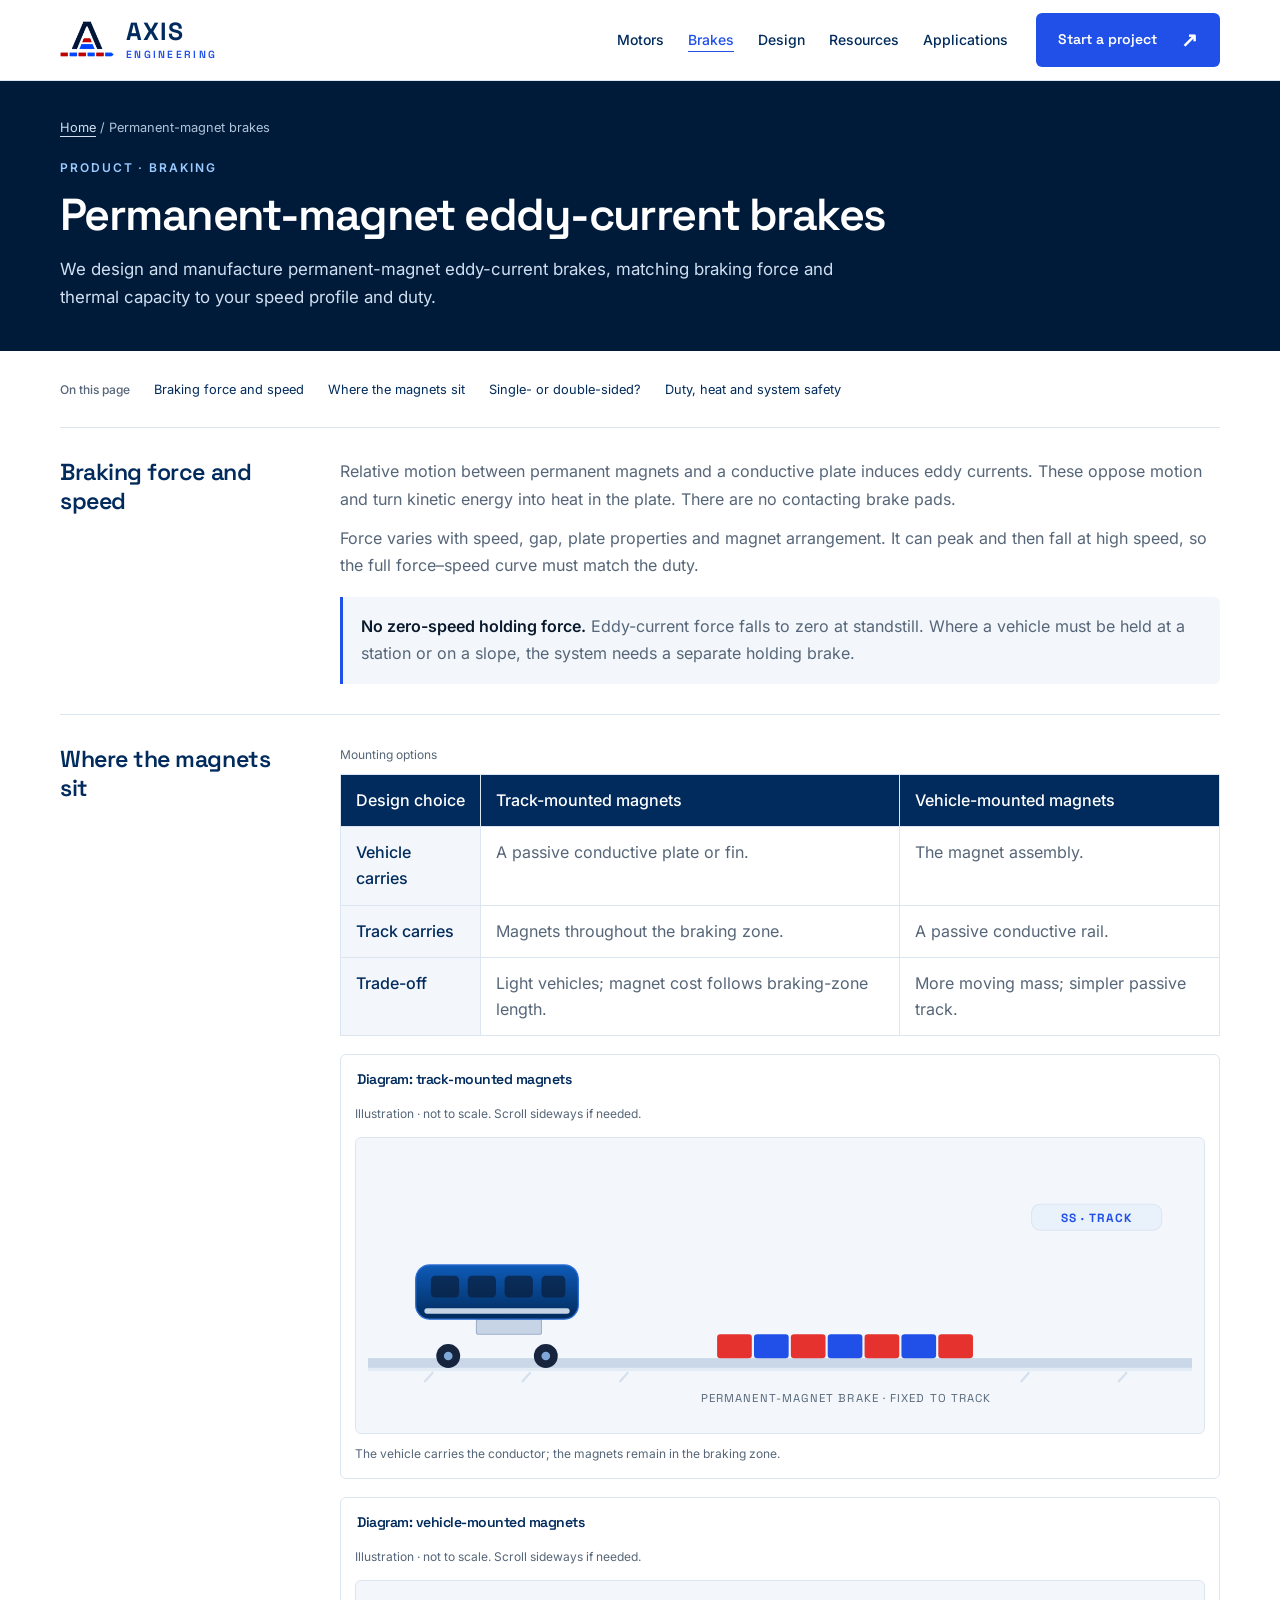
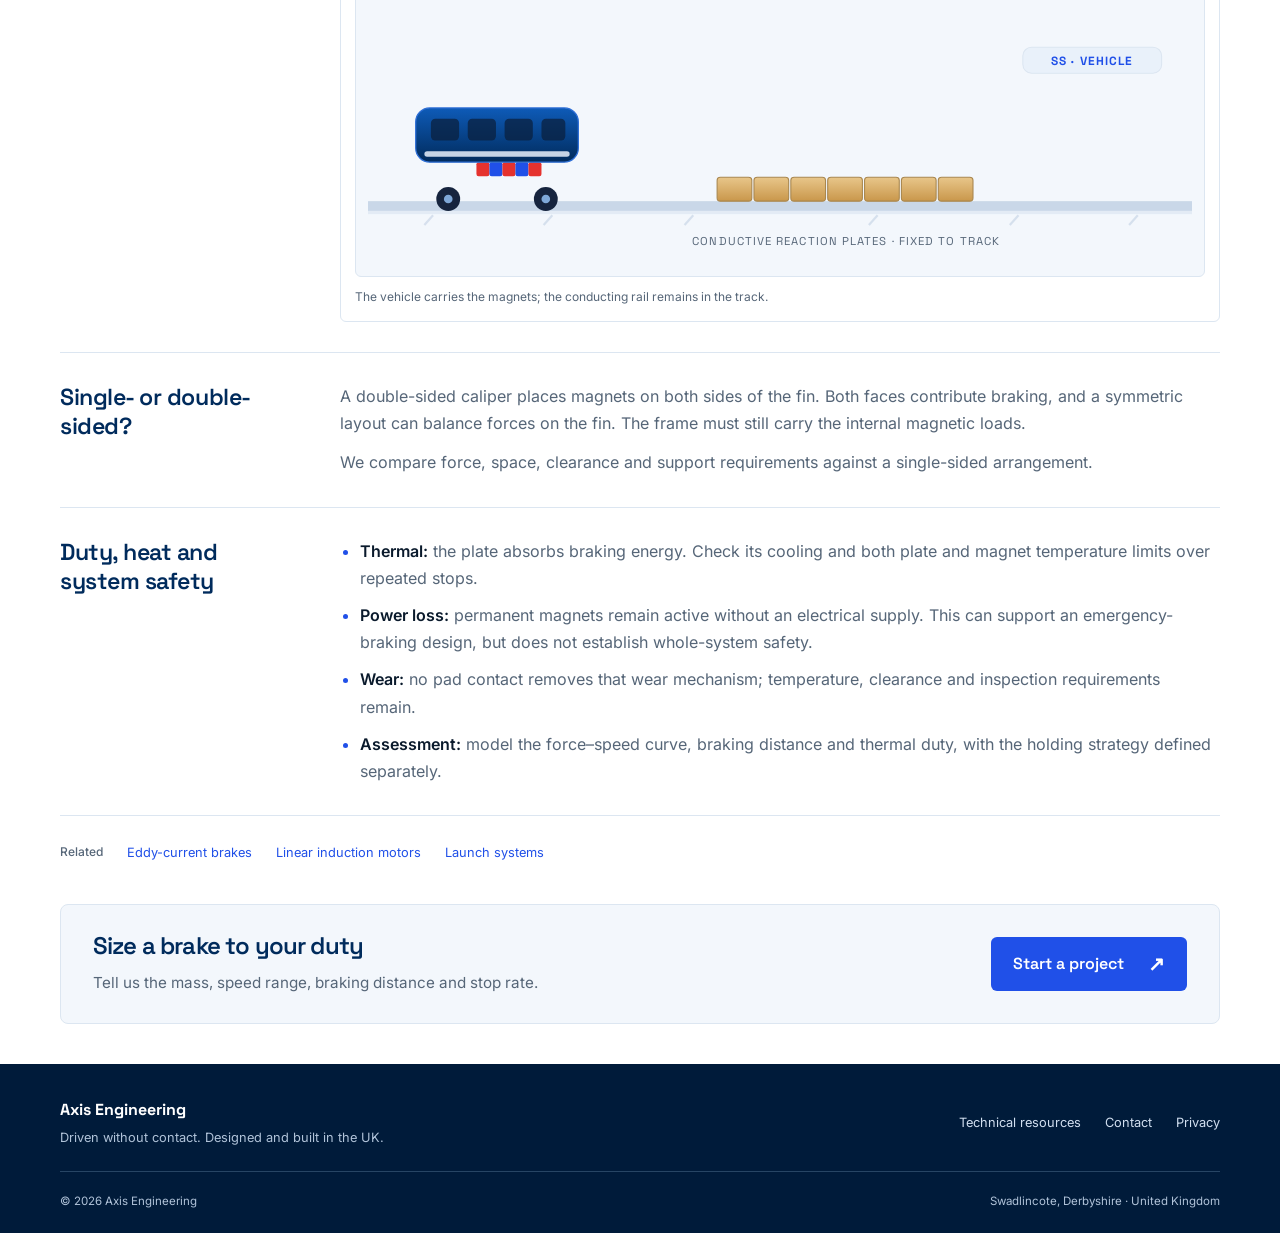
<file: permanent-magnet-brakes/index.html>
<!DOCTYPE html>
<html lang="en">
<head>
<meta charset="utf-8">
<meta name="viewport" content="width=device-width, initial-scale=1">
<title>Permanent Magnet Brake Design &amp; Manufacture | Axis Engineering</title>
<meta name="description" content="We design and manufacture permanent-magnet eddy-current brakes, matching braking force and thermal capacity to your speed profile and duty.">
<link rel="canonical" href="https://www.axisengineering.co.uk/permanent-magnet-brakes/">
<meta name="robots" content="index,follow">
<link rel="icon" type="image/svg+xml" href="/assets/axis-mark.svg">
<meta property="og:title" content="Permanent Magnet Brake Design &amp; Manufacture | Axis Engineering">
<meta property="og:description" content="We design and manufacture permanent-magnet eddy-current brakes, matching braking force and thermal capacity to your speed profile and duty.">
<meta property="og:type" content="website">
<meta property="og:url" content="https://www.axisengineering.co.uk/permanent-magnet-brakes/">
<meta property="og:image" content="https://www.axisengineering.co.uk/assets/og-banner.png">
<meta name="twitter:card" content="summary_large_image">
<link rel="preload" href="/assets/fonts/inter-v20-latin.woff2" as="font" type="font/woff2" crossorigin>
<link rel="preload" href="/assets/fonts/space-grotesk-v22-latin.woff2" as="font" type="font/woff2" crossorigin>
<link rel="stylesheet" href="/assets/fonts.css?v=20261015-local1">
<link rel="stylesheet" href="/assets/home.css">
<link rel="stylesheet" href="/assets/site-pages.css?v=20261015-auto1">
<script type="application/ld+json">
{
  "@context": "https://schema.org",
  "@type": "BreadcrumbList",
  "itemListElement": [
    {
      "@type": "ListItem",
      "position": 1,
      "name": "Home",
      "item": "https://www.axisengineering.co.uk/"
    },
    {
      "@type": "ListItem",
      "position": 2,
      "name": "Permanent-magnet brakes",
      "item": "https://www.axisengineering.co.uk/permanent-magnet-brakes/"
    }
  ]
}
</script>
</head>
<body>
<noscript><style>@media(max-width:940px){.header-inner{flex-wrap:wrap;padding-block:12px}.nav-toggle{display:none}.site-nav{display:flex;position:static;order:3;flex-direction:row;flex-wrap:wrap;gap:8px 20px;width:100%;padding:0;box-shadow:none;border:0}.site-nav a{font-size:.875rem}}</style></noscript>
<a class="skip-link" href="#main">Skip to main content</a>
<header class="site-header">
  <div class="wrap header-inner">
    <a class="brand" href="/" aria-label="Axis Engineering — home"><img src="/assets/axis-symbol.png" width="200" height="140" alt=""><span class="wm"><b>AXIS</b><span>ENGINEERING</span></span></a>
    <nav id="siteNav" class="site-nav" aria-label="Primary">
      <a href="/linear-induction-motors/">Motors</a>
      <a href="/permanent-magnet-brakes/" aria-current="page">Brakes</a>
      <a href="/linear-induction-motor-design/">Design</a>
      <a href="/technical-resources/">Resources</a>
      <a href="/#applications">Applications</a>
      <a href="/contact/" class="mobile-contact">Contact</a>
    </nav>
    <a class="btn header-contact" href="/contact/">Start a project <span aria-hidden="true">↗</span></a>
    <button id="navToggle" class="nav-toggle" aria-label="Menu" aria-expanded="false" aria-controls="siteNav"><span></span><span></span><span></span></button>
  </div>
</header>
<main id="main" class="content-page" tabindex="-1">
  <section class="ph-hero"><div class="wrap"><div class="crumb"><a href="/">Home</a> / Permanent-magnet brakes</div><p class="eyebrow">Product · braking</p><h1>Permanent-magnet eddy-current brakes</h1><p class="lede">We design and manufacture permanent-magnet eddy-current brakes, matching braking force and thermal capacity to your speed profile and duty.</p></div></section>
  <div class="wrap technical-content">
    <nav class="page-index" aria-label="On this page"><span>On this page</span><a href="#force-and-speed">Braking force and speed</a><a href="#arrangements">Where the magnets sit</a><a href="#caliper">Single- or double-sided?</a><a href="#thermal-and-safety">Duty, heat and system safety</a></nav>
<section class="psec" id="force-and-speed"><h2>Braking force and speed</h2><div class="section-body"><p>Relative motion between permanent magnets and a conductive plate induces eddy currents. These oppose motion and turn kinetic energy into heat in the plate. There are no contacting brake pads.</p>
<p>Force varies with speed, gap, plate properties and magnet arrangement. It can peak and then fall at high speed, so the full force–speed curve must match the duty.</p><p class="callout"><strong>No zero-speed holding force.</strong> Eddy-current force falls to zero at standstill. Where a vehicle must be held at a station or on a slope, the system needs a separate holding brake.</p></div></section>
<section class="psec" id="arrangements"><h2>Where the magnets sit</h2><div class="section-body"><div class="table-scroll" tabindex="0" role="region" aria-label="Mounting options"><table><caption>Mounting options</caption><thead><tr><th scope="col">Design choice</th><th scope="col">Track-mounted magnets</th><th scope="col">Vehicle-mounted magnets</th></tr></thead><tbody><tr><th scope="row">Vehicle carries</th><td data-label="Track-mounted magnets">A passive conductive plate or fin.</td><td data-label="Vehicle-mounted magnets">The magnet assembly.</td></tr><tr><th scope="row">Track carries</th><td data-label="Track-mounted magnets">Magnets throughout the braking zone.</td><td data-label="Vehicle-mounted magnets">A passive conductive rail.</td></tr><tr><th scope="row">Trade-off</th><td data-label="Track-mounted magnets">Light vehicles; magnet cost follows braking-zone length.</td><td data-label="Vehicle-mounted magnets">More moving mass; simpler passive track.</td></tr></tbody></table></div><section class="diagram-panel" id="diagram-brake1" aria-labelledby="diagram-brake1-title"><h3 class="diagram-title" id="diagram-brake1-title">Diagram: track-mounted magnets</h3><div class="diagram-content"><p class="diagram-hint">Illustration · not to scale. Scroll sideways if needed.</p><div class="brake-anim">
      <svg viewBox="0 0 760 250" fill="none" role="img" aria-label="Animation: a vehicle with a conductive fin runs into a permanent-magnet brake fixed to the track; the fin cuts the magnets' field, inducing eddy currents that brake the vehicle with no contact">
        <defs>
          <linearGradient id="bkcab" x1="0" y1="0" x2="0" y2="1"><stop offset="0" stop-color="#0E5BB8"/><stop offset="1" stop-color="#012B5C"/></linearGradient>
          <linearGradient id="bkfin" x1="0" y1="0" x2="0" y2="1"><stop offset="0" stop-color="#E8C68A"/><stop offset="1" stop-color="#C9974B"/></linearGradient>
          <marker id="bkArrow" markerWidth="8" markerHeight="8" refX="6" refY="4" orient="auto"><path d="M0 0L8 4L0 8Z" fill="#CE1A2B"/></marker>
        </defs>

        <!-- config badge -->
        <g><rect x="612" y="50" width="120" height="24" rx="8" fill="#E9F1FA" stroke="#DCE6F1"/><text x="672" y="66" text-anchor="middle" font-family="Space Grotesk" font-size="11" font-weight="700" fill="#2050E8" letter-spacing="1">SS &#183; TRACK</text></g>

        <!-- fixed track / guideway -->
        <rect x="0" y="192" width="760" height="9" fill="#C9D7E8"/>
        <rect x="0" y="201" width="760" height="3" fill="#E3EBF5"/>
        <g stroke="#B9CAE0" stroke-width="2" opacity=".5">
          <line x1="60" y1="205" x2="52" y2="214"/><line x1="150" y1="205" x2="142" y2="214"/><line x1="240" y1="205" x2="232" y2="214"/><line x1="610" y1="205" x2="602" y2="214"/><line x1="700" y1="205" x2="692" y2="214"/>
        </g>

        <!-- permanent-magnet brake, fixed on the track -->
        <g>
          <rect x="322" y="170" width="32" height="22" rx="3" fill="#E5322E"/><rect x="356" y="170" width="32" height="22" rx="3" fill="#2050E8"/><rect x="390" y="170" width="32" height="22" rx="3" fill="#E5322E"/><rect x="424" y="170" width="32" height="22" rx="3" fill="#2050E8"/><rect x="458" y="170" width="32" height="22" rx="3" fill="#E5322E"/><rect x="492" y="170" width="32" height="22" rx="3" fill="#2050E8"/><rect x="526" y="170" width="32" height="22" rx="3" fill="#E5322E"/>
        </g>
        <text x="441" y="232" text-anchor="middle" fill="#566678" font-family="Space Grotesk" font-size="10.5" letter-spacing="1">PERMANENT-MAGNET BRAKE &#183; FIXED TO TRACK</text>

        <!-- vehicle: cab + wheels + conductive fin (runs in, decelerates) -->
        <g class="bk-veh">
          <g class="bk-speed" stroke="#566678" stroke-width="2.6" stroke-linecap="round" style="opacity:0">
            <line x1="36" y1="120" x2="2" y2="120"/><line x1="36" y1="132" x2="-12" y2="132"/><line x1="36" y1="144" x2="2" y2="144"/>
          </g>
          <rect x="100" y="156" width="60" height="14" rx="2" fill="#C6D4E6" stroke="#9DB0C9" stroke-width="1"/>
          <rect x="44" y="106" width="150" height="50" rx="13" fill="url(#bkcab)" stroke="#2E6FD6" stroke-width="1.2"/>
          <rect x="58" y="116" width="26" height="20" rx="4" fill="#0A1F3C" opacity=".72"/><rect x="92" y="116" width="26" height="20" rx="4" fill="#0A1F3C" opacity=".72"/><rect x="126" y="116" width="26" height="20" rx="4" fill="#0A1F3C" opacity=".72"/><rect x="160" y="116" width="22" height="20" rx="4" fill="#0A1F3C" opacity=".72"/>
          <rect x="52" y="146" width="134" height="5" rx="2.5" fill="#C6D4E6"/>
          <circle cx="74" cy="190" r="11" fill="#16243E"/><circle cx="74" cy="190" r="4" fill="#7FA8D8"/>
          <circle cx="164" cy="190" r="11" fill="#16243E"/><circle cx="164" cy="190" r="4" fill="#7FA8D8"/>
          <g class="bk-force" style="opacity:0">
            <line x1="150" y1="88" x2="76" y2="88" stroke="#CE1A2B" stroke-width="4.5" marker-end="url(#bkArrow)"/>
            <text x="113" y="62" text-anchor="middle" fill="#CE1A2B" font-family="Space Grotesk" font-size="11" font-weight="600">braking force on vehicle</text>
          </g>
        </g>

        <!-- captions -->
        <text class="bk-capA" x="380" y="30" text-anchor="middle" font-family="Space Grotesk" font-size="14.5" font-weight="500" fill="#44546A" style="opacity:0">The vehicle reaches the fixed magnet brake at speed.</text>
        <text class="bk-capB" x="380" y="30" text-anchor="middle" font-family="Space Grotesk" font-size="14.5" font-weight="500" fill="#44546A" style="opacity:0">Its fin cuts the field &#8212; eddy currents brake the vehicle, with no contact.</text>
      </svg>
    </div><p class="diagram-note">The vehicle carries the conductor; the magnets remain in the braking zone.</p></div></section><section class="diagram-panel" id="diagram-brake2" aria-labelledby="diagram-brake2-title"><h3 class="diagram-title" id="diagram-brake2-title">Diagram: vehicle-mounted magnets</h3><div class="diagram-content"><p class="diagram-hint">Illustration · not to scale. Scroll sideways if needed.</p><div class="brake-anim">
      <svg viewBox="0 0 760 250" fill="none" role="img" aria-label="Animation: a vehicle carrying permanent magnets runs along a conductive reaction rail that is fixed to the track; the moving magnets induce eddy currents in the rail, braking the vehicle with no contact">
        <defs>
          <linearGradient id="bkcab2" x1="0" y1="0" x2="0" y2="1"><stop offset="0" stop-color="#0E5BB8"/><stop offset="1" stop-color="#012B5C"/></linearGradient>
          <linearGradient id="bkrail" x1="0" y1="0" x2="0" y2="1"><stop offset="0" stop-color="#E8C68A"/><stop offset="1" stop-color="#C9974B"/></linearGradient>
          <marker id="bkArrow2" markerWidth="8" markerHeight="8" refX="6" refY="4" orient="auto"><path d="M0 0L8 4L0 8Z" fill="#CE1A2B"/></marker>
        </defs>

        <!-- config badge -->
        <g><rect x="604" y="50" width="128" height="24" rx="8" fill="#E9F1FA" stroke="#DCE6F1"/><text x="668" y="66" text-anchor="middle" font-family="Space Grotesk" font-size="11" font-weight="700" fill="#2050E8" letter-spacing="1">SS &#183; VEHICLE</text></g>

        <!-- fixed track + continuous conductive reaction rail -->
        <rect x="0" y="192" width="760" height="9" fill="#C9D7E8"/>
        <rect x="0" y="201" width="760" height="3" fill="#E3EBF5"/>
        <g stroke="#B9CAE0" stroke-width="2" opacity=".5">
          <line x1="60" y1="205" x2="52" y2="214"/><line x1="170" y1="205" x2="162" y2="214"/><line x1="300" y1="205" x2="292" y2="214"/><line x1="470" y1="205" x2="462" y2="214"/><line x1="600" y1="205" x2="592" y2="214"/><line x1="710" y1="205" x2="702" y2="214"/>
        </g>
        <g>
          <rect x="322" y="170" width="32" height="22" rx="3" fill="url(#bkrail)" stroke="#A9874F" stroke-width="1"/><rect x="356" y="170" width="32" height="22" rx="3" fill="url(#bkrail)" stroke="#A9874F" stroke-width="1"/><rect x="390" y="170" width="32" height="22" rx="3" fill="url(#bkrail)" stroke="#A9874F" stroke-width="1"/><rect x="424" y="170" width="32" height="22" rx="3" fill="url(#bkrail)" stroke="#A9874F" stroke-width="1"/><rect x="458" y="170" width="32" height="22" rx="3" fill="url(#bkrail)" stroke="#A9874F" stroke-width="1"/><rect x="492" y="170" width="32" height="22" rx="3" fill="url(#bkrail)" stroke="#A9874F" stroke-width="1"/><rect x="526" y="170" width="32" height="22" rx="3" fill="url(#bkrail)" stroke="#A9874F" stroke-width="1"/>
        </g>
        <text x="441" y="232" text-anchor="middle" fill="#566678" font-family="Space Grotesk" font-size="10.5" letter-spacing="1">CONDUCTIVE REACTION PLATES &#183; FIXED TO TRACK</text>

        <!-- vehicle: cab + wheels + onboard magnet array -->
        <g class="bk-veh">
          <g class="bk-speed" stroke="#566678" stroke-width="2.6" stroke-linecap="round" style="opacity:0">
            <line x1="36" y1="120" x2="2" y2="120"/><line x1="36" y1="132" x2="-12" y2="132"/><line x1="36" y1="144" x2="2" y2="144"/>
          </g>
          <g>
            <rect x="100" y="156" width="12" height="13" rx="2" fill="#E5322E"/><rect x="112" y="156" width="12" height="13" rx="2" fill="#2050E8"/><rect x="124" y="156" width="12" height="13" rx="2" fill="#E5322E"/><rect x="136" y="156" width="12" height="13" rx="2" fill="#2050E8"/><rect x="148" y="156" width="12" height="13" rx="2" fill="#E5322E"/>
          </g>
          <rect x="44" y="106" width="150" height="50" rx="13" fill="url(#bkcab2)" stroke="#2E6FD6" stroke-width="1.2"/>
          <rect x="58" y="116" width="26" height="20" rx="4" fill="#0A1F3C" opacity=".72"/><rect x="92" y="116" width="26" height="20" rx="4" fill="#0A1F3C" opacity=".72"/><rect x="126" y="116" width="26" height="20" rx="4" fill="#0A1F3C" opacity=".72"/><rect x="160" y="116" width="22" height="20" rx="4" fill="#0A1F3C" opacity=".72"/>
          <rect x="52" y="146" width="134" height="5" rx="2.5" fill="#C6D4E6"/>
          <circle cx="74" cy="190" r="11" fill="#16243E"/><circle cx="74" cy="190" r="4" fill="#7FA8D8"/>
          <circle cx="164" cy="190" r="11" fill="#16243E"/><circle cx="164" cy="190" r="4" fill="#7FA8D8"/>
          <g class="bk-force" style="opacity:0">
            <line x1="150" y1="88" x2="76" y2="88" stroke="#CE1A2B" stroke-width="4.5" marker-end="url(#bkArrow2)"/>
            <text x="113" y="62" text-anchor="middle" fill="#CE1A2B" font-family="Space Grotesk" font-size="11" font-weight="600">braking force on vehicle</text>
          </g>
        </g>

        <!-- captions -->
        <text class="bk-capA" x="380" y="30" text-anchor="middle" font-family="Space Grotesk" font-size="14.5" font-weight="500" fill="#44546A" style="opacity:0">Now the magnets ride on the vehicle, sweeping conductive fins set along the track.</text>
        <text class="bk-capB" x="380" y="30" text-anchor="middle" font-family="Space Grotesk" font-size="14.5" font-weight="500" fill="#44546A" style="opacity:0">The moving magnets induce eddy currents in the fins &#8212; braking the vehicle, no contact.</text>
      </svg>
    </div><p class="diagram-note">The vehicle carries the magnets; the conducting rail remains in the track.</p></div></section></div></section>
<section class="psec" id="caliper"><h2>Single- or double-sided?</h2><div class="section-body"><p>A double-sided caliper places magnets on both sides of the fin. Both faces contribute braking, and a symmetric layout can balance forces on the fin. The frame must still carry the internal magnetic loads.</p>
<p>We compare force, space, clearance and support requirements against a single-sided arrangement.</p></div></section>
<section class="psec" id="thermal-and-safety"><h2>Duty, heat and system safety</h2><div class="section-body"><ul><li><strong>Thermal:</strong> the plate absorbs braking energy. Check its cooling and both plate and magnet temperature limits over repeated stops.</li><li><strong>Power loss:</strong> permanent magnets remain active without an electrical supply. This can support an emergency-braking design, but does not establish whole-system safety.</li><li><strong>Wear:</strong> no pad contact removes that wear mechanism; temperature, clearance and inspection requirements remain.</li><li><strong>Assessment:</strong> model the force–speed curve, braking distance and thermal duty, with the holding strategy defined separately.</li></ul></div></section>
    <nav class="related-links" aria-label="Related pages"><span>Related</span><a href="/eddy-current-brakes/">Eddy-current brakes</a> <a href="/linear-induction-motors/">Linear induction motors</a> <a href="/applications/launch-systems/">Launch systems</a></nav>
    <section class="page-cta" aria-labelledby="enquiry-heading"><div><h2 id="enquiry-heading">Size a brake to your duty</h2><p>Tell us the mass, speed range, braking distance and stop rate.</p></div><a class="btn" href="/contact/">Start a project <span aria-hidden="true">↗</span></a></section>
  </div>
</main>
<footer class="site-footer">
  <div class="wrap footer-top"><div><strong>Axis Engineering</strong><p>Driven without contact. Designed and built in the UK.</p></div>
    <nav aria-label="Footer"><a href="/technical-resources/">Technical resources</a><a href="/contact/">Contact</a><a href="/privacy/">Privacy</a></nav>
  </div>
  <div class="wrap footer-bottom"><span>© <span id="year">2026</span> Axis Engineering</span><span>Swadlincote, Derbyshire · United Kingdom</span></div>
</footer>
<script src="/assets/site-pages.js?v=20261015-auto1" defer></script>
<!-- Cloudflare Web Analytics --><script type="module" src="https://static.cloudflareinsights.com/beacon.min.js" data-cf-beacon='{"token":"adcc02a806934b32b8910e5e4f733962"}'></script><!-- End Cloudflare Web Analytics -->
</body>
</html>
</file>
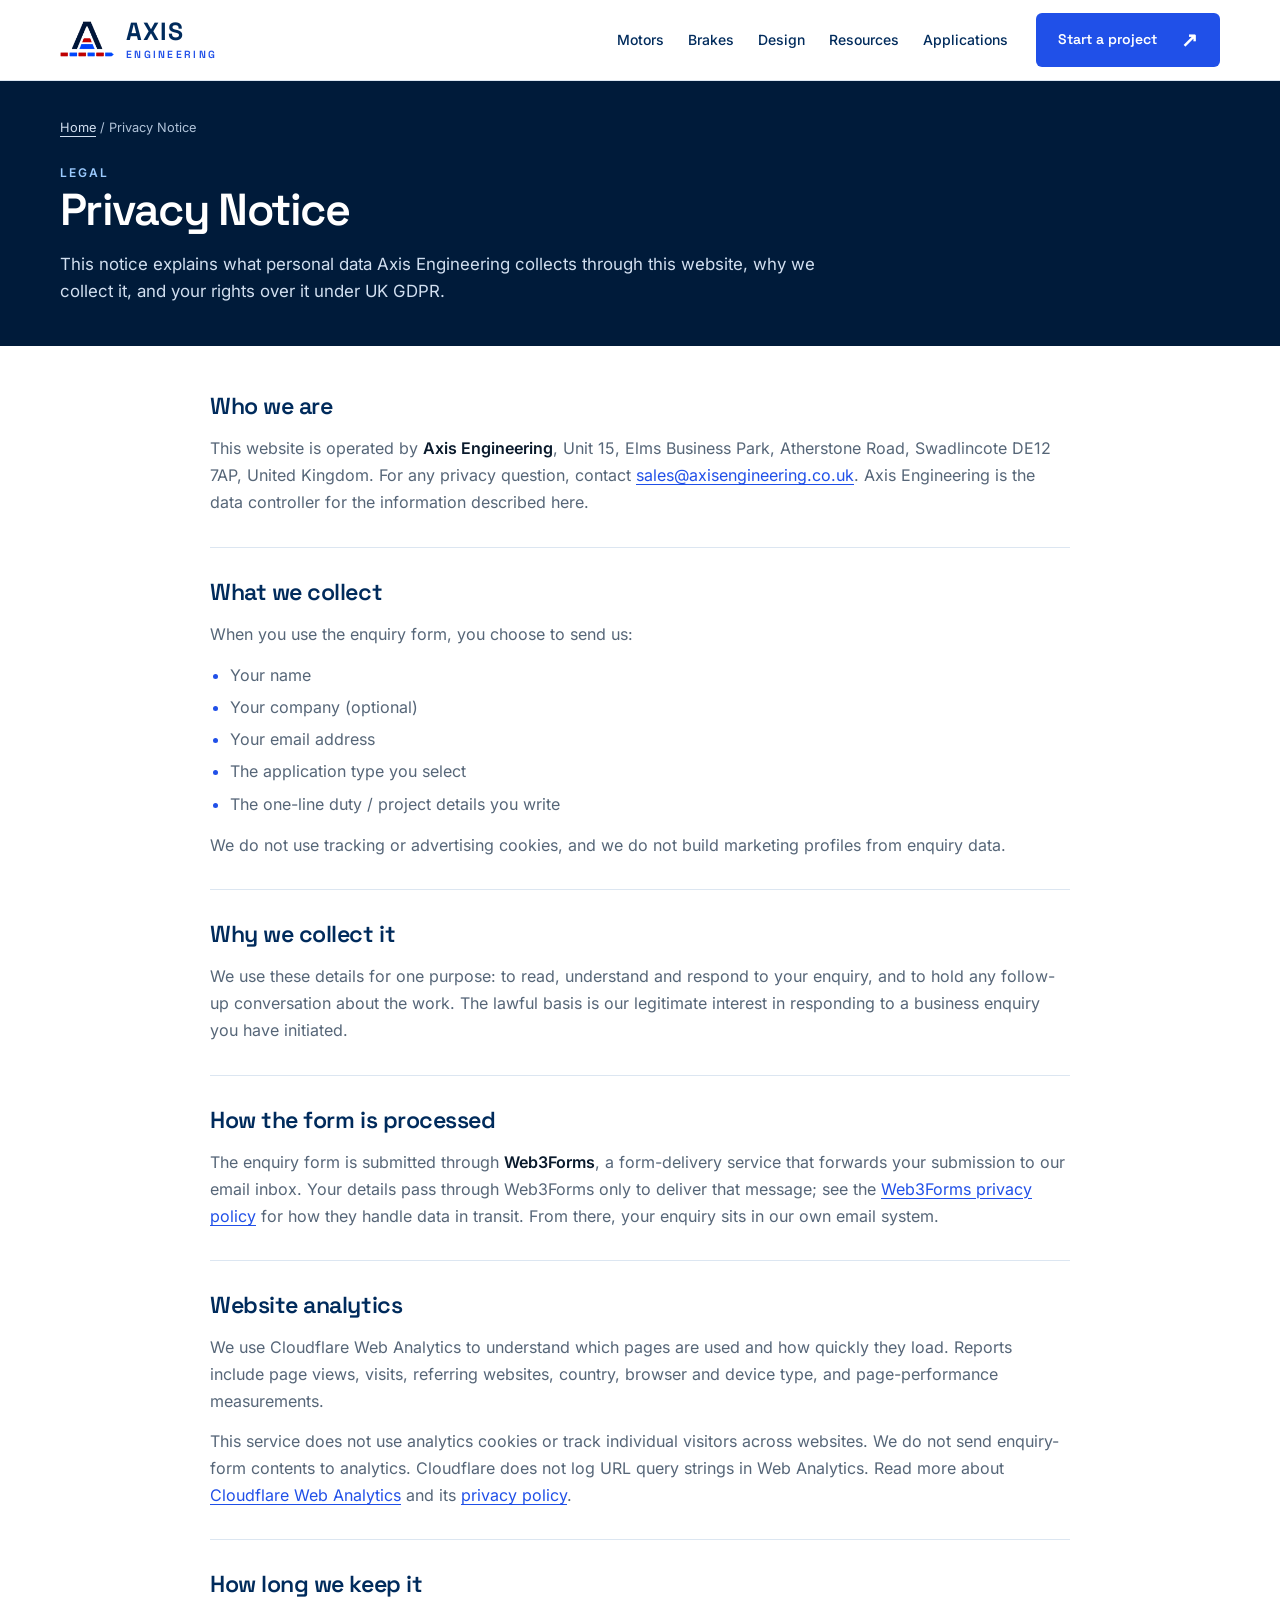
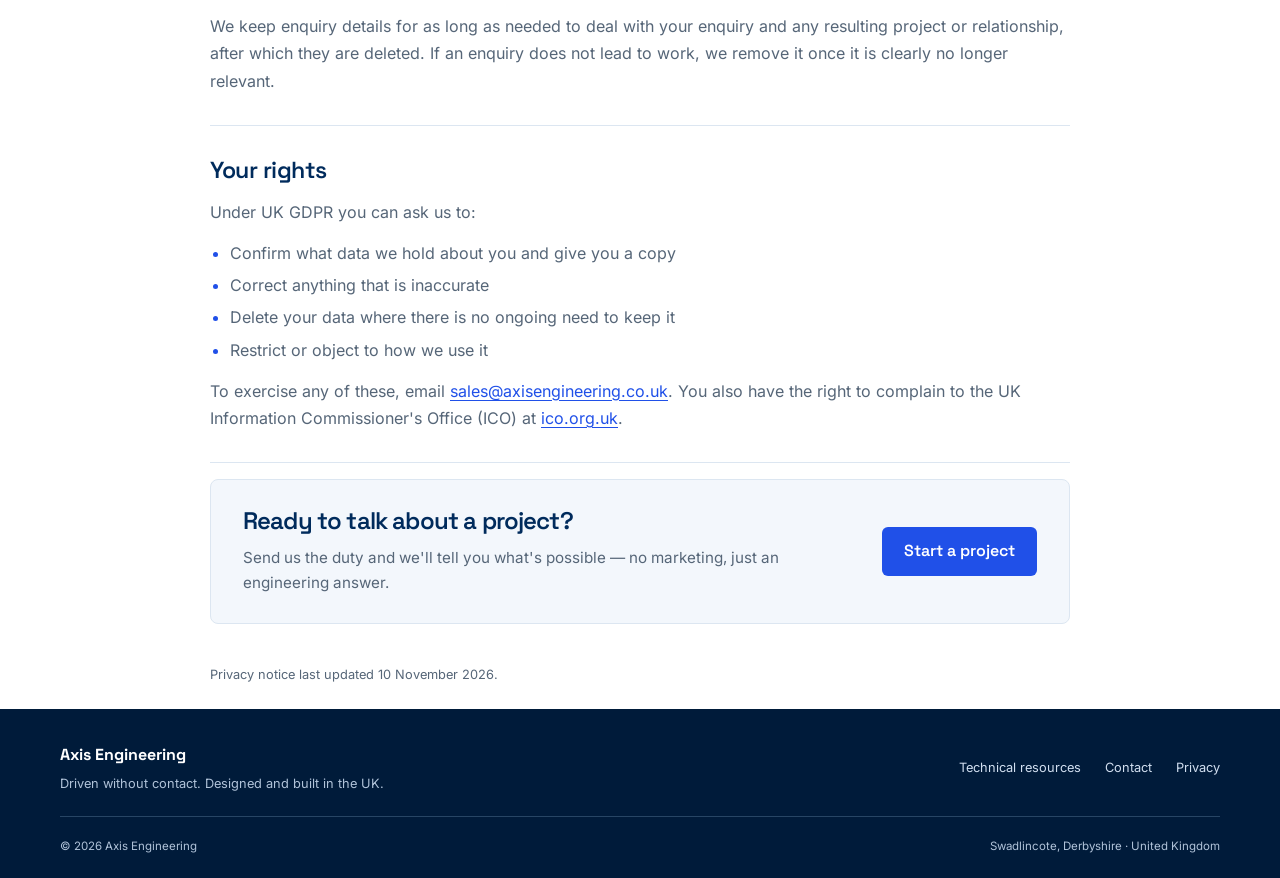
<file: privacy/index.html>
<!DOCTYPE html>
<html lang="en">
<head>
<meta charset="utf-8">
<meta name="viewport" content="width=device-width, initial-scale=1">
<title>Privacy Notice | Axis Engineering</title>
<meta name="description" content="How Axis Engineering handles website enquiries and uses privacy-first website analytics, plus your privacy rights and contact details.">
<link rel="canonical" href="https://www.axisengineering.co.uk/privacy/">
<meta name="robots" content="index,follow">
<link rel="icon" type="image/svg+xml" href="/assets/axis-mark.svg">
<meta property="og:title" content="Privacy Notice | Axis Engineering">
<meta property="og:description" content="How Axis Engineering handles personal data from the website enquiry form.">
<meta property="og:type" content="website">
<meta property="og:url" content="https://www.axisengineering.co.uk/privacy/">
<link rel="preload" href="/assets/fonts/inter-v20-latin.woff2" as="font" type="font/woff2" crossorigin>
<link rel="preload" href="/assets/fonts/space-grotesk-v22-latin.woff2" as="font" type="font/woff2" crossorigin>
<link rel="stylesheet" href="/assets/fonts.css?v=20261015-local1">
<link rel="stylesheet" href="/assets/home.css">
<link rel="stylesheet" href="/assets/site-pages.css?v=20261015-inner1">
<script type="application/ld+json">
{
  "@context": "https://schema.org",
  "@type": "BreadcrumbList",
  "itemListElement": [
    {
      "@type": "ListItem",
      "position": 1,
      "name": "Home",
      "item": "https://www.axisengineering.co.uk/"
    },
    {
      "@type": "ListItem",
      "position": 2,
      "name": "Privacy Notice",
      "item": "https://www.axisengineering.co.uk/privacy/"
    }
  ]
}
</script>
</head>
<body>
<noscript><style>@media(max-width:940px){.header-inner{flex-wrap:wrap;padding-block:12px}.nav-toggle{display:none}.site-nav{display:flex;position:static;order:3;flex-direction:row;flex-wrap:wrap;gap:8px 20px;width:100%;padding:0;box-shadow:none;border:0}.site-nav a{font-size:.875rem}}</style></noscript>
<a class="skip-link" href="#main">Skip to main content</a>

<header class="site-header">
  <div class="wrap header-inner">
    <a class="brand" href="/" aria-label="Axis Engineering — home"><img src="/assets/axis-symbol.png" width="200" height="140" alt=""><span class="wm"><b>AXIS</b><span>ENGINEERING</span></span></a>
    <nav id="siteNav" class="site-nav" aria-label="Primary">
      <a href="/linear-induction-motors/">Motors</a>
      <a href="/permanent-magnet-brakes/">Brakes</a>
      <a href="/linear-induction-motor-design/">Design</a>
      <a href="/technical-resources/">Resources</a>
      <a href="/#applications">Applications</a>
      <a href="/contact/" class="mobile-contact">Contact</a>
    </nav>
    <a class="btn header-contact" href="/contact/">Start a project <span aria-hidden="true">↗</span></a>
    <button id="navToggle" class="nav-toggle" aria-label="Menu" aria-expanded="false" aria-controls="siteNav"><span></span><span></span><span></span></button>
  </div>
</header>

<section class="ph-hero">
  <div class="wrap">
    <div class="crumb"><a href="/">Home</a> / Privacy Notice</div>
    <span class="eyebrow">Legal</span>
    <h1>Privacy Notice</h1>
    <p class="lede">This notice explains what personal data Axis Engineering collects through this website, why we collect it, and your rights over it under UK GDPR.</p>
  </div>
</section>

<main id="main" class="wrap privacy-content" tabindex="-1">
  <section class="psec">
    <h2>Who we are</h2>
    <p>This website is operated by <strong>Axis Engineering</strong>, Unit 15, Elms Business Park, Atherstone Road, Swadlincote DE12 7AP, United Kingdom. For any privacy question, contact <a href="mailto:sales@axisengineering.co.uk">sales@axisengineering.co.uk</a>. Axis Engineering is the data controller for the information described here.</p>
  </section>

  <section class="psec">
    <h2>What we collect</h2>
    <p>When you use the enquiry form, you choose to send us:</p>
    <ul>
      <li>Your name</li>
      <li>Your company (optional)</li>
      <li>Your email address</li>
      <li>The application type you select</li>
      <li>The one-line duty / project details you write</li>
    </ul>
    <p>We do not use tracking or advertising cookies, and we do not build marketing profiles from enquiry data.</p>
  </section>

  <section class="psec">
    <h2>Why we collect it</h2>
    <p>We use these details for one purpose: to read, understand and respond to your enquiry, and to hold any follow-up conversation about the work. The lawful basis is our legitimate interest in responding to a business enquiry you have initiated.</p>
  </section>

  <section class="psec">
    <h2>How the form is processed</h2>
    <p>The enquiry form is submitted through <strong>Web3Forms</strong>, a form-delivery service that forwards your submission to our email inbox. Your details pass through Web3Forms only to deliver that message; see the <a href="https://web3forms.com/privacy" target="_blank" rel="noopener">Web3Forms privacy policy</a> for how they handle data in transit. From there, your enquiry sits in our own email system.</p>
  </section>

  <section class="psec">
    <h2>Website analytics</h2>
    <p>We use Cloudflare Web Analytics to understand which pages are used and how quickly they load. Reports include page views, visits, referring websites, country, browser and device type, and page-performance measurements.</p>
    <p>This service does not use analytics cookies or track individual visitors across websites. We do not send enquiry-form contents to analytics. Cloudflare does not log URL query strings in Web Analytics. Read more about <a href="https://developers.cloudflare.com/web-analytics/about/" target="_blank" rel="noopener">Cloudflare Web Analytics</a> and its <a href="https://www.cloudflare.com/privacypolicy/" target="_blank" rel="noopener">privacy policy</a>.</p>
  </section>

  <section class="psec">
    <h2>How long we keep it</h2>
    <p>We keep enquiry details for as long as needed to deal with your enquiry and any resulting project or relationship, after which they are deleted. If an enquiry does not lead to work, we remove it once it is clearly no longer relevant.</p>
  </section>

  <section class="psec">
    <h2>Your rights</h2>
    <p>Under UK GDPR you can ask us to:</p>
    <ul>
      <li>Confirm what data we hold about you and give you a copy</li>
      <li>Correct anything that is inaccurate</li>
      <li>Delete your data where there is no ongoing need to keep it</li>
      <li>Restrict or object to how we use it</li>
    </ul>
    <p>To exercise any of these, email <a href="mailto:sales@axisengineering.co.uk">sales@axisengineering.co.uk</a>. You also have the right to complain to the UK Information Commissioner's Office (ICO) at <a href="https://ico.org.uk/" target="_blank" rel="noopener">ico.org.uk</a>.</p>
  </section>

  <div class="page-cta">
    <div>
    <h2>Ready to talk about a project?</h2>
    <p>Send us the duty and we'll tell you what's possible — no marketing, just an engineering answer.</p>
    </div>
    <a class="btn" href="/contact/">Start a project</a>
  </div>
<p class="notice-date">Privacy notice last updated 10 November 2026.</p>
</main>

<footer class="site-footer">
  <div class="wrap footer-top"><div><strong>Axis Engineering</strong><p>Driven without contact. Designed and built in the UK.</p></div>
    <nav aria-label="Footer"><a href="/technical-resources/">Technical resources</a><a href="/contact/">Contact</a><a href="/privacy/">Privacy</a></nav>
  </div>
  <div class="wrap footer-bottom"><span>© <span id="year">2026</span> Axis Engineering</span><span>Swadlincote, Derbyshire · United Kingdom</span></div>
</footer>
<script src="/assets/site-pages.js?v=20261015-inner1" defer></script>
<!-- Cloudflare Web Analytics --><script type="module" src="https://static.cloudflareinsights.com/beacon.min.js" data-cf-beacon='{"token":"adcc02a806934b32b8910e5e4f733962"}'></script><!-- End Cloudflare Web Analytics -->
</body>
</html>
</file>
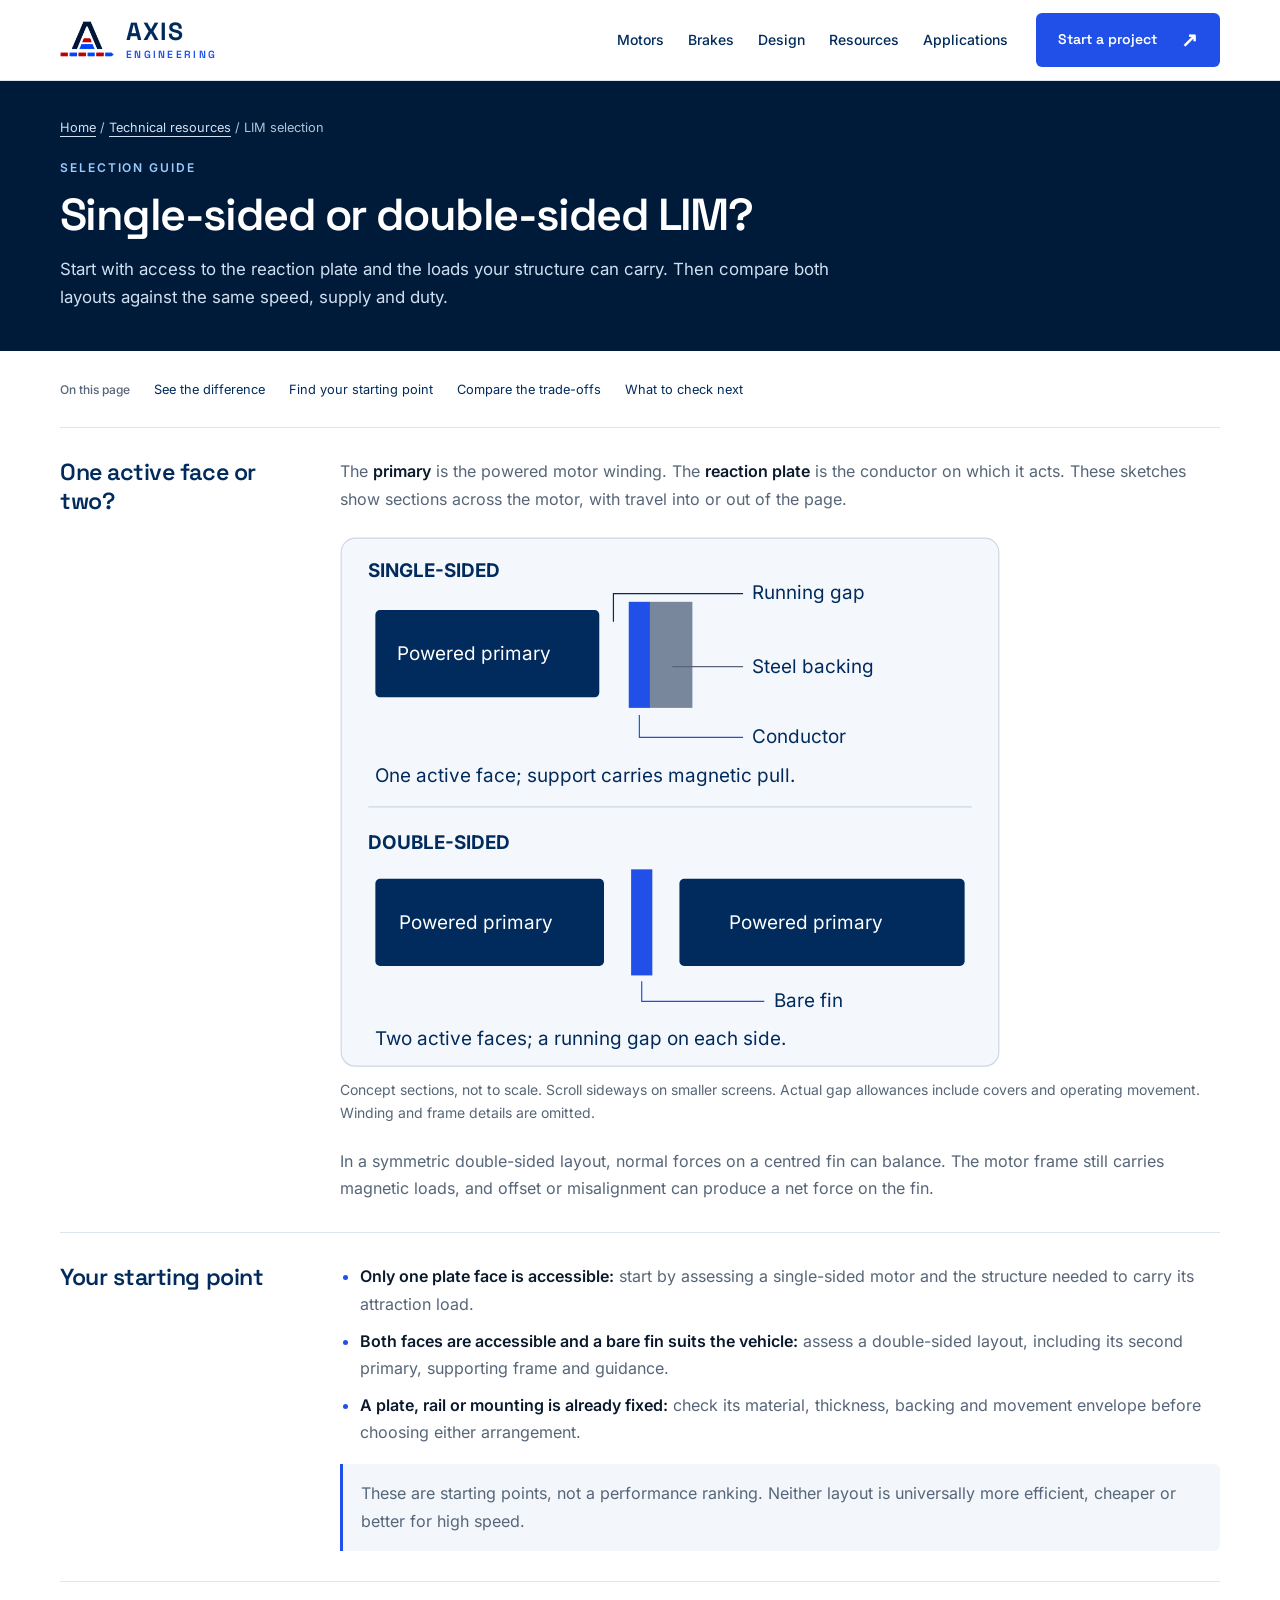
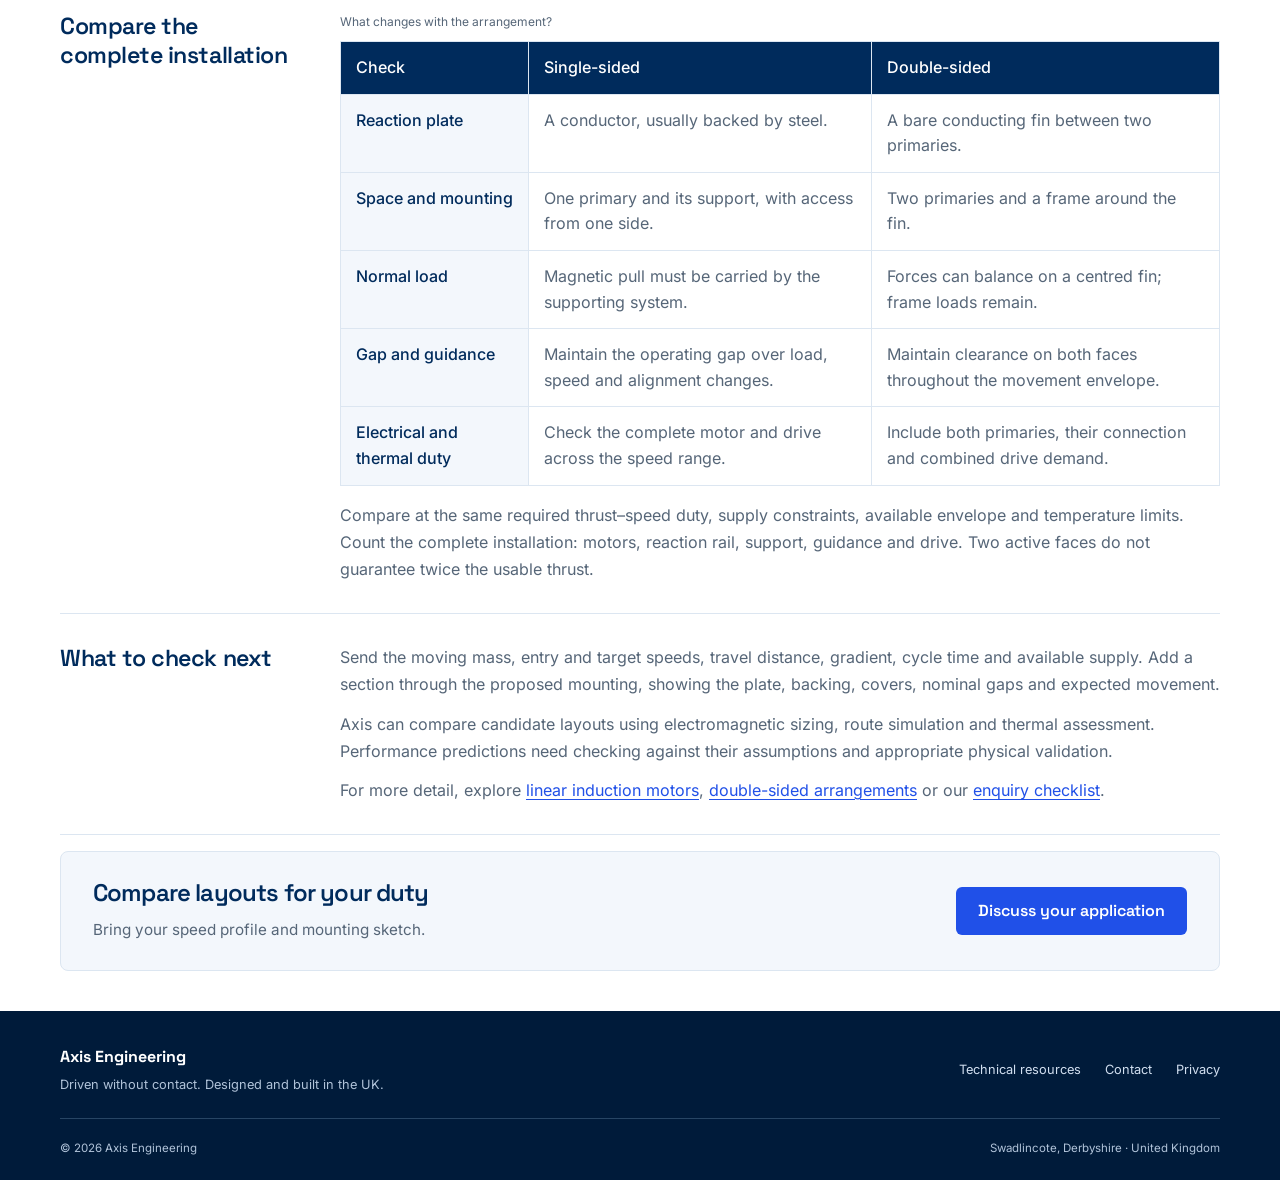
<file: single-sided-vs-double-sided-lim/index.html>
<!DOCTYPE html>
<html lang="en">
<head>
<meta charset="utf-8">
<meta name="viewport" content="width=device-width, initial-scale=1">
<title>Single-Sided vs Double-Sided LIM: Selection Guide | Axis Engineering</title>
<meta name="description" content="Compare single-sided and double-sided linear induction motors: reaction plates, magnetic loads, space, running gaps and the checks needed to choose a layout.">
<link rel="canonical" href="https://www.axisengineering.co.uk/single-sided-vs-double-sided-lim/">
<meta name="robots" content="index,follow">
<link rel="icon" type="image/svg+xml" href="/assets/axis-mark.svg">
<meta property="og:title" content="Single-Sided vs Double-Sided LIM: Selection Guide | Axis Engineering">
<meta property="og:description" content="Compare single-sided and double-sided linear induction motors: reaction plates, magnetic loads, space, running gaps and the checks needed to choose a layout.">
<meta property="og:type" content="website">
<meta property="og:url" content="https://www.axisengineering.co.uk/single-sided-vs-double-sided-lim/">
<meta property="og:image" content="https://www.axisengineering.co.uk/assets/og-banner.png">
<meta name="twitter:card" content="summary_large_image">
<link rel="preload" href="/assets/fonts/inter-v20-latin.woff2" as="font" type="font/woff2" crossorigin>
<link rel="preload" href="/assets/fonts/space-grotesk-v22-latin.woff2" as="font" type="font/woff2" crossorigin>
<link rel="stylesheet" href="/assets/fonts.css?v=20261015-local1">
<link rel="stylesheet" href="/assets/home.css">
<link rel="stylesheet" href="/assets/site-pages.css?v=20261015-inner1">
<script type="application/ld+json">
{
  "@context": "https://schema.org",
  "@type": "BreadcrumbList",
  "itemListElement": [
    {
      "@type": "ListItem",
      "position": 1,
      "name": "Home",
      "item": "https://www.axisengineering.co.uk/"
    },
    {
      "@type": "ListItem",
      "position": 2,
      "name": "Single-sided vs double-sided LIM",
      "item": "https://www.axisengineering.co.uk/single-sided-vs-double-sided-lim/"
    }
  ]
}
</script>
<link rel="stylesheet" href="/assets/lim-selection.css">
</head>
<body>
<noscript><style>@media(max-width:940px){.header-inner{flex-wrap:wrap;padding-block:12px}.nav-toggle{display:none}.site-nav{display:flex;position:static;order:3;flex-direction:row;flex-wrap:wrap;gap:8px 20px;width:100%;padding:0;box-shadow:none;border:0}.site-nav a{font-size:.875rem}}</style></noscript>
<a class="skip-link" href="#main">Skip to main content</a>
<header class="site-header">
  <div class="wrap header-inner">
    <a class="brand" href="/" aria-label="Axis Engineering — home"><img src="/assets/axis-symbol.png" width="200" height="140" alt=""><span class="wm"><b>AXIS</b><span>ENGINEERING</span></span></a>
    <nav id="siteNav" class="site-nav" aria-label="Primary">
      <a href="/linear-induction-motors/">Motors</a>
      <a href="/permanent-magnet-brakes/">Brakes</a>
      <a href="/linear-induction-motor-design/">Design</a>
      <a href="/technical-resources/">Resources</a>
      <a href="/#applications">Applications</a>
      <a href="/contact/" class="mobile-contact">Contact</a>
    </nav>
    <a class="btn header-contact" href="/contact/">Start a project <span aria-hidden="true">↗</span></a>
    <button id="navToggle" class="nav-toggle" aria-label="Menu" aria-expanded="false" aria-controls="siteNav"><span></span><span></span><span></span></button>
  </div>
</header>
<main id="main" class="content-page" tabindex="-1">
<section class="ph-hero"><div class="wrap"><div class="crumb"><a href="/">Home</a> / <a href="/technical-resources/">Technical resources</a> / LIM selection</div><p class="eyebrow">Selection guide</p><h1>Single-sided or double-sided LIM?</h1><p class="lede">Start with access to the reaction plate and the loads your structure can carry. Then compare both layouts against the same speed, supply and duty.</p></div></section>
<div class="wrap technical-content">
<nav class="page-index" aria-label="On this page"><span>On this page</span><a href="#arrangements">See the difference</a><a href="#starting-point">Find your starting point</a><a href="#comparison">Compare the trade-offs</a><a href="#next-step">What to check next</a></nav>
<section class="psec" id="arrangements"><h2>One active face or two?</h2><div class="section-body"><p>The <strong>primary</strong> is the powered motor winding. The <strong>reaction plate</strong> is the conductor on which it acts. These sketches show sections across the motor, with travel into or out of the page.</p>
<figure class="lim-selection-figure"><div class="lim-selection-scroll" tabindex="0" role="region" aria-label="Motor arrangement sketches; scroll sideways on smaller screens"><svg viewBox="0 0 560 450" role="img" aria-labelledby="selection-title selection-desc">
<title id="selection-title">Single-sided and double-sided linear induction motor arrangements</title><desc id="selection-desc">Single-sided: one powered primary faces a conducting plate with steel backing, across a running gap. Double-sided: two powered primaries face opposite sides of a bare conducting fin, with a running gap on each side. The symmetric arrangement can balance forces on the fin.</desc>
<rect x="1" y="1" width="558" height="448" rx="12" fill="#f4f7fc" stroke="#ccd7e5"/>
<g font-family="Inter, sans-serif" font-size="16" fill="#002b5c">
<text x="24" y="34" font-weight="700">SINGLE-SIDED</text>
<rect x="30" y="62" width="190" height="74" rx="4" fill="#002b5c"/><text x="48" y="104" fill="white">Powered primary</text>
<rect x="245" y="55" width="18" height="90" fill="#2050e8"/><rect x="263" y="55" width="36" height="90" fill="#78879b"/>
<path d="M232 72V48H342" fill="none" stroke="#002b5c"/><text x="350" y="53">Running gap</text>
<path d="M254 151V170H342" fill="none" stroke="#2050e8"/><text x="350" y="175">Conductor</text>
<path d="M282 110H342" fill="none" stroke="#586579"/><text x="350" y="115">Steel backing</text>
<text x="30" y="208">One active face; support carries magnetic pull.</text>
<path d="M24 229H536" stroke="#ccd7e5"/>
<text x="24" y="265" font-weight="700">DOUBLE-SIDED</text>
<rect x="30" y="290" width="194" height="74" rx="4" fill="#002b5c"/><text x="50" y="333" fill="white">Powered primary</text>
<rect x="247" y="282" width="18" height="90" fill="#2050e8"/>
<rect x="288" y="290" width="242" height="74" rx="4" fill="#002b5c"/><text x="330" y="333" fill="white">Powered primary</text>
<path d="M256 377V394H360" fill="none" stroke="#2050e8"/><text x="368" y="399">Bare fin</text>
<text x="30" y="431">Two active faces; a running gap on each side.</text>
</g></svg></div><figcaption>Concept sections, not to scale. Scroll sideways on smaller screens. Actual gap allowances include covers and operating movement. Winding and frame details are omitted.</figcaption></figure>
<p>In a symmetric double-sided layout, normal forces on a centred fin can balance. The motor frame still carries magnetic loads, and offset or misalignment can produce a net force on the fin.</p></div></section>
<section class="psec" id="starting-point"><h2>Your starting point</h2><div class="section-body"><ul>
<li><strong>Only one plate face is accessible:</strong> start by assessing a single-sided motor and the structure needed to carry its attraction load.</li>
<li><strong>Both faces are accessible and a bare fin suits the vehicle:</strong> assess a double-sided layout, including its second primary, supporting frame and guidance.</li>
<li><strong>A plate, rail or mounting is already fixed:</strong> check its material, thickness, backing and movement envelope before choosing either arrangement.</li>
</ul><p class="callout">These are starting points, not a performance ranking. Neither layout is universally more efficient, cheaper or better for high speed.</p></div></section>
<section class="psec" id="comparison"><h2>Compare the complete installation</h2><div class="section-body"><div class="table-scroll" tabindex="0" role="region" aria-label="Single-sided versus double-sided comparison"><table><caption>What changes with the arrangement?</caption><thead><tr><th scope="col">Check</th><th scope="col">Single-sided</th><th scope="col">Double-sided</th></tr></thead><tbody>
<tr><th scope="row">Reaction plate</th><td data-label="Single-sided">A conductor, usually backed by steel.</td><td data-label="Double-sided">A bare conducting fin between two primaries.</td></tr>
<tr><th scope="row">Space and mounting</th><td data-label="Single-sided">One primary and its support, with access from one side.</td><td data-label="Double-sided">Two primaries and a frame around the fin.</td></tr>
<tr><th scope="row">Normal load</th><td data-label="Single-sided">Magnetic pull must be carried by the supporting system.</td><td data-label="Double-sided">Forces can balance on a centred fin; frame loads remain.</td></tr>
<tr><th scope="row">Gap and guidance</th><td data-label="Single-sided">Maintain the operating gap over load, speed and alignment changes.</td><td data-label="Double-sided">Maintain clearance on both faces throughout the movement envelope.</td></tr>
<tr><th scope="row">Electrical and thermal duty</th><td data-label="Single-sided">Check the complete motor and drive across the speed range.</td><td data-label="Double-sided">Include both primaries, their connection and combined drive demand.</td></tr>
</tbody></table></div><p>Compare at the same required thrust–speed duty, supply constraints, available envelope and temperature limits. Count the complete installation: motors, reaction rail, support, guidance and drive. Two active faces do not guarantee twice the usable thrust.</p></div></section>
<section class="psec" id="next-step"><h2>What to check next</h2><div class="section-body"><p>Send the moving mass, entry and target speeds, travel distance, gradient, cycle time and available supply. Add a section through the proposed mounting, showing the plate, backing, covers, nominal gaps and expected movement.</p><p>Axis can compare candidate layouts using electromagnetic sizing, route simulation and thermal assessment. Performance predictions need checking against their assumptions and appropriate physical validation.</p><p>For more detail, explore <a href="/linear-induction-motors/">linear induction motors</a>, <a href="/double-sided-lim-dslim/">double-sided arrangements</a> or our <a href="/technical-resources/#feasibility">enquiry checklist</a>.</p></div></section>
<section class="page-cta" aria-labelledby="enquiry-heading"><div><h2 id="enquiry-heading">Compare layouts for your duty</h2><p>Bring your speed profile and mounting sketch.</p></div><a class="btn" href="/contact/">Discuss your application</a></section>
</div></main>
<footer class="site-footer">
  <div class="wrap footer-top"><div><strong>Axis Engineering</strong><p>Driven without contact. Designed and built in the UK.</p></div>
    <nav aria-label="Footer"><a href="/technical-resources/">Technical resources</a><a href="/contact/">Contact</a><a href="/privacy/">Privacy</a></nav>
  </div>
  <div class="wrap footer-bottom"><span>© <span id="year">2026</span> Axis Engineering</span><span>Swadlincote, Derbyshire · United Kingdom</span></div>
</footer>
<script src="/assets/site-pages.js?v=20261015-inner1" defer></script>
<!-- Cloudflare Web Analytics --><script type="module" src="https://static.cloudflareinsights.com/beacon.min.js" data-cf-beacon='{"token":"adcc02a806934b32b8910e5e4f733962"}'></script><!-- End Cloudflare Web Analytics -->
</body>
</html>
</file>
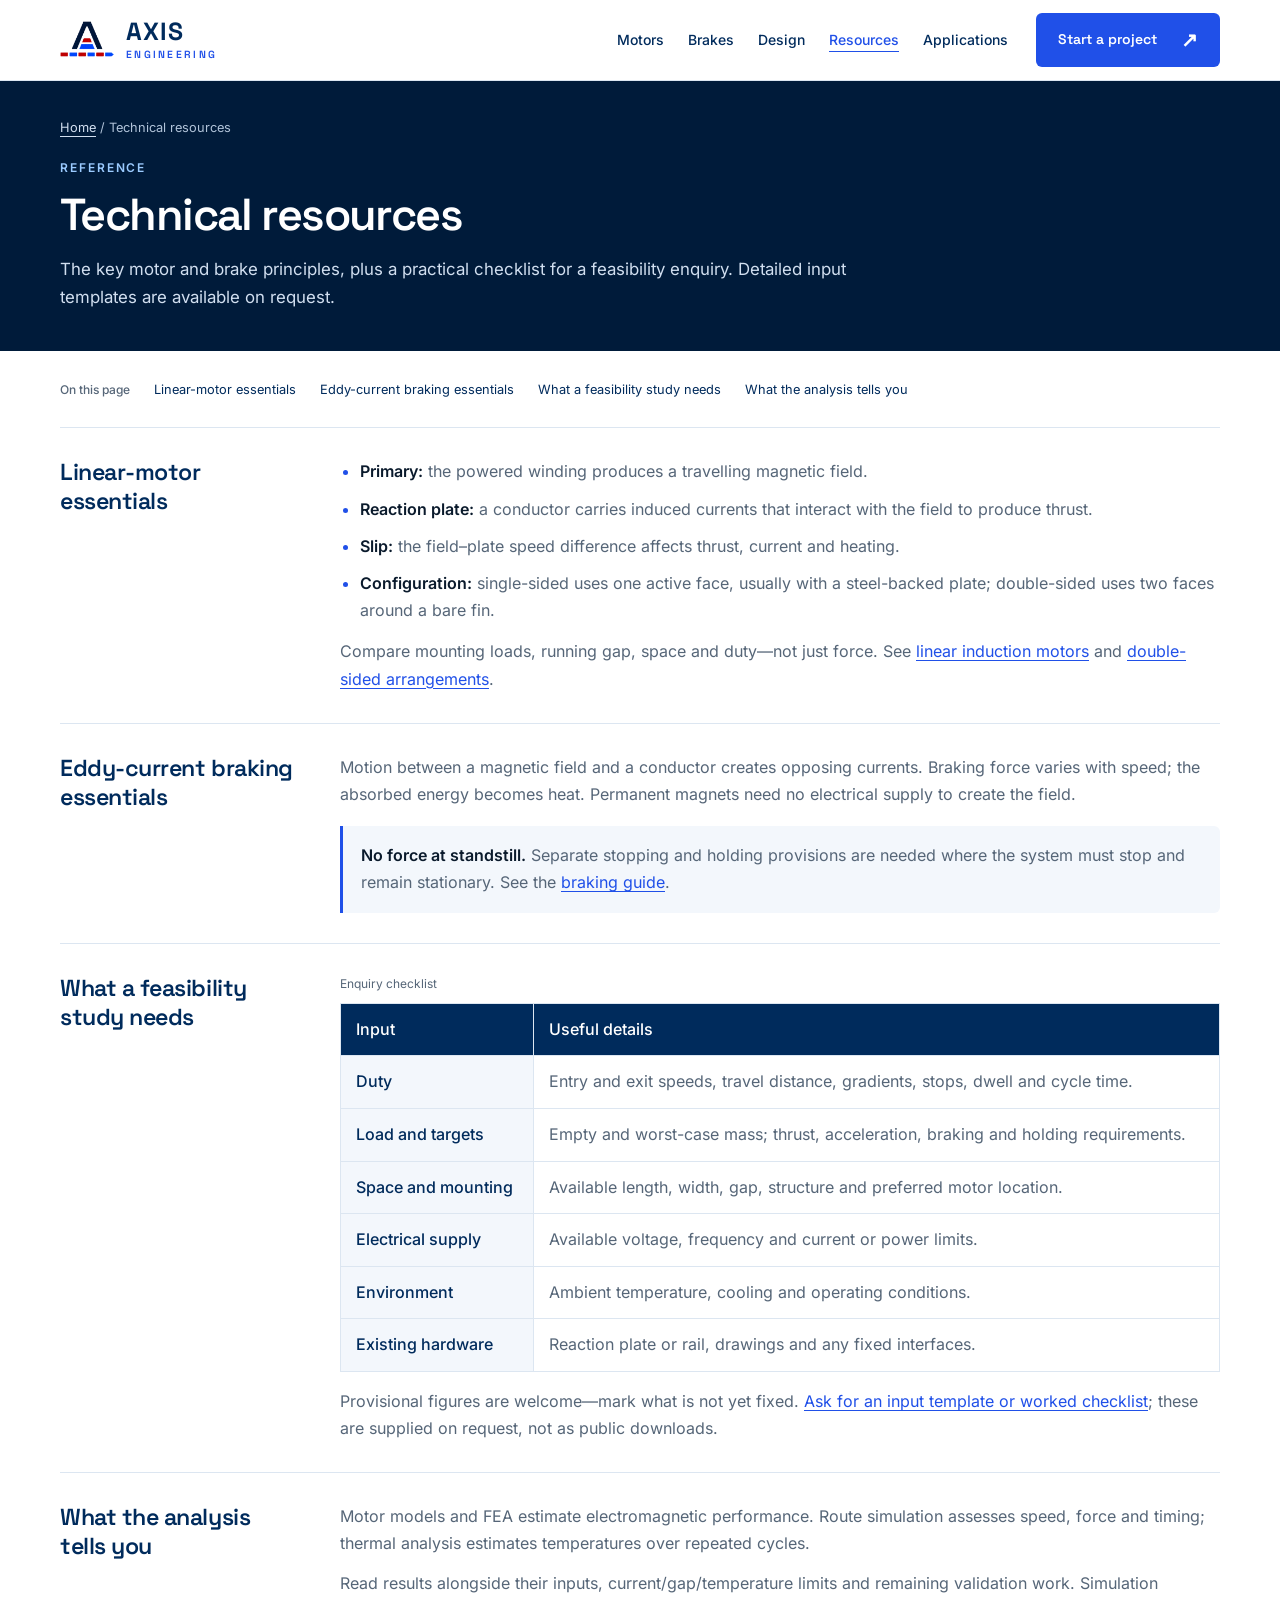
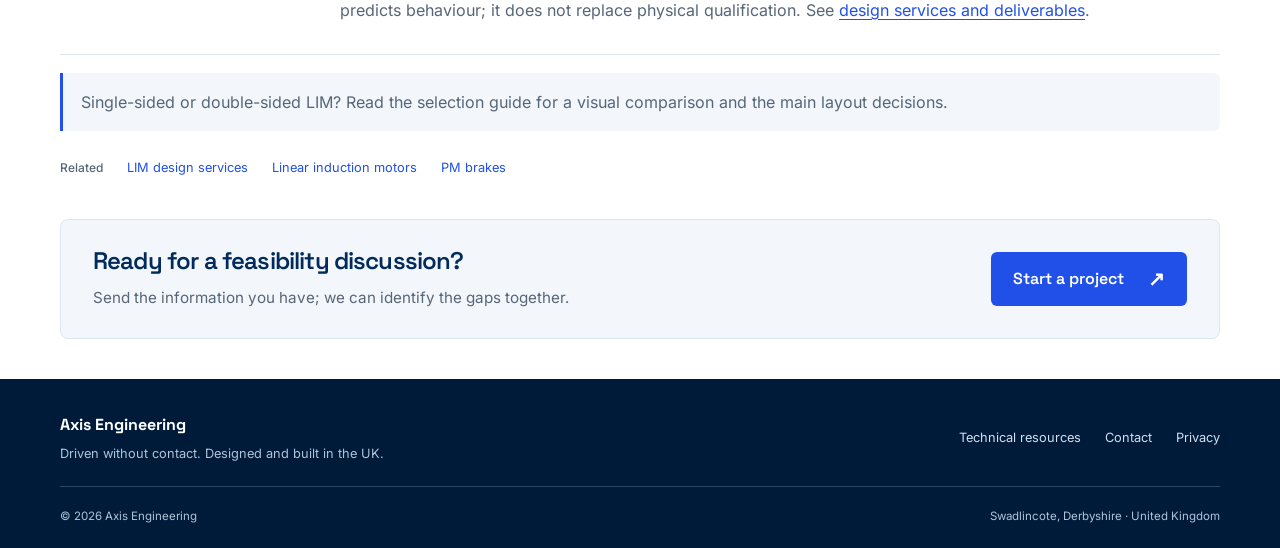
<file: technical-resources/index.html>
<!DOCTYPE html>
<html lang="en">
<head>
<meta charset="utf-8">
<meta name="viewport" content="width=device-width, initial-scale=1">
<title>Linear Induction Motor Technical Resources | Axis Engineering</title>
<meta name="description" content="The key motor and brake principles, plus a practical checklist for a feasibility enquiry. Detailed input templates are available on request.">
<link rel="canonical" href="https://www.axisengineering.co.uk/technical-resources/">
<meta name="robots" content="index,follow">
<link rel="icon" type="image/svg+xml" href="/assets/axis-mark.svg">
<meta property="og:title" content="Linear Induction Motor Technical Resources | Axis Engineering">
<meta property="og:description" content="The key motor and brake principles, plus a practical checklist for a feasibility enquiry. Detailed input templates are available on request.">
<meta property="og:type" content="website">
<meta property="og:url" content="https://www.axisengineering.co.uk/technical-resources/">
<meta property="og:image" content="https://www.axisengineering.co.uk/assets/og-banner.png">
<meta name="twitter:card" content="summary_large_image">
<link rel="preload" href="/assets/fonts/inter-v20-latin.woff2" as="font" type="font/woff2" crossorigin>
<link rel="preload" href="/assets/fonts/space-grotesk-v22-latin.woff2" as="font" type="font/woff2" crossorigin>
<link rel="stylesheet" href="/assets/fonts.css?v=20261015-local1">
<link rel="stylesheet" href="/assets/home.css">
<link rel="stylesheet" href="/assets/site-pages.css?v=20261015-inner1">
<script type="application/ld+json">
{
  "@context": "https://schema.org",
  "@type": "BreadcrumbList",
  "itemListElement": [
    {
      "@type": "ListItem",
      "position": 1,
      "name": "Home",
      "item": "https://www.axisengineering.co.uk/"
    },
    {
      "@type": "ListItem",
      "position": 2,
      "name": "Technical resources",
      "item": "https://www.axisengineering.co.uk/technical-resources/"
    }
  ]
}
</script>
</head>
<body>
<noscript><style>@media(max-width:940px){.header-inner{flex-wrap:wrap;padding-block:12px}.nav-toggle{display:none}.site-nav{display:flex;position:static;order:3;flex-direction:row;flex-wrap:wrap;gap:8px 20px;width:100%;padding:0;box-shadow:none;border:0}.site-nav a{font-size:.875rem}}</style></noscript>
<a class="skip-link" href="#main">Skip to main content</a>
<header class="site-header">
  <div class="wrap header-inner">
    <a class="brand" href="/" aria-label="Axis Engineering — home"><img src="/assets/axis-symbol.png" width="200" height="140" alt=""><span class="wm"><b>AXIS</b><span>ENGINEERING</span></span></a>
    <nav id="siteNav" class="site-nav" aria-label="Primary">
      <a href="/linear-induction-motors/">Motors</a>
      <a href="/permanent-magnet-brakes/">Brakes</a>
      <a href="/linear-induction-motor-design/">Design</a>
      <a href="/technical-resources/" aria-current="page">Resources</a>
      <a href="/#applications">Applications</a>
      <a href="/contact/" class="mobile-contact">Contact</a>
    </nav>
    <a class="btn header-contact" href="/contact/">Start a project <span aria-hidden="true">↗</span></a>
    <button id="navToggle" class="nav-toggle" aria-label="Menu" aria-expanded="false" aria-controls="siteNav"><span></span><span></span><span></span></button>
  </div>
</header>
<main id="main" class="content-page" tabindex="-1">
  <section class="ph-hero"><div class="wrap"><div class="crumb"><a href="/">Home</a> / Technical resources</div><p class="eyebrow">Reference</p><h1>Technical resources</h1><p class="lede">The key motor and brake principles, plus a practical checklist for a feasibility enquiry. Detailed input templates are available on request.</p></div></section>
  <div class="wrap technical-content">
    <nav class="page-index" aria-label="On this page"><span>On this page</span><a href="#motor-basics">Linear-motor essentials</a><a href="#brake-basics">Eddy-current braking essentials</a><a href="#feasibility">What a feasibility study needs</a><a href="#evidence">What the analysis tells you</a></nav>
<section class="psec" id="motor-basics"><h2>Linear-motor essentials</h2><div class="section-body"><ul><li><strong>Primary:</strong> the powered winding produces a travelling magnetic field.</li><li><strong>Reaction plate:</strong> a conductor carries induced currents that interact with the field to produce thrust.</li><li><strong>Slip:</strong> the field–plate speed difference affects thrust, current and heating.</li><li><strong>Configuration:</strong> single-sided uses one active face, usually with a steel-backed plate; double-sided uses two faces around a bare fin.</li></ul><p>Compare mounting loads, running gap, space and duty—not just force. See <a href="/linear-induction-motors/">linear induction motors</a> and <a href="/double-sided-lim-dslim/">double-sided arrangements</a>.</p></div></section>
<section class="psec" id="brake-basics"><h2>Eddy-current braking essentials</h2><div class="section-body"><p>Motion between a magnetic field and a conductor creates opposing currents. Braking force varies with speed; the absorbed energy becomes heat. Permanent magnets need no electrical supply to create the field.</p><p class="callout"><strong>No force at standstill.</strong> Separate stopping and holding provisions are needed where the system must stop and remain stationary. See the <a href="/eddy-current-brakes/">braking guide</a>.</p></div></section>
<section class="psec" id="feasibility"><h2>What a feasibility study needs</h2><div class="section-body"><div class="table-scroll" tabindex="0" role="region" aria-label="Enquiry checklist"><table><caption>Enquiry checklist</caption><thead><tr><th scope="col">Input</th><th scope="col">Useful details</th></tr></thead><tbody><tr><th scope="row">Duty</th><td data-label="Useful details">Entry and exit speeds, travel distance, gradients, stops, dwell and cycle time.</td></tr><tr><th scope="row">Load and targets</th><td data-label="Useful details">Empty and worst-case mass; thrust, acceleration, braking and holding requirements.</td></tr><tr><th scope="row">Space and mounting</th><td data-label="Useful details">Available length, width, gap, structure and preferred motor location.</td></tr><tr><th scope="row">Electrical supply</th><td data-label="Useful details">Available voltage, frequency and current or power limits.</td></tr><tr><th scope="row">Environment</th><td data-label="Useful details">Ambient temperature, cooling and operating conditions.</td></tr><tr><th scope="row">Existing hardware</th><td data-label="Useful details">Reaction plate or rail, drawings and any fixed interfaces.</td></tr></tbody></table></div><p>Provisional figures are welcome—mark what is not yet fixed. <a href="/contact/">Ask for an input template or worked checklist</a>; these are supplied on request, not as public downloads.</p></div></section>
<section class="psec" id="evidence"><h2>What the analysis tells you</h2><div class="section-body"><p>Motor models and FEA estimate electromagnetic performance. Route simulation assesses speed, force and timing; thermal analysis estimates temperatures over repeated cycles.</p>
<p>Read results alongside their inputs, current/gap/temperature limits and remaining validation work. Simulation predicts behaviour; it does not replace physical qualification. See <a href="/linear-induction-motor-design/">design services and deliverables</a>.</p></div></section>
    <p class="callout"><a href="/single-sided-vs-double-sided-lim/">Single-sided or double-sided LIM? Read the selection guide</a> for a visual comparison and the main layout decisions.</p>
    <nav class="related-links" aria-label="Related pages"><span>Related</span><a href="/linear-induction-motor-design/">LIM design services</a> <a href="/linear-induction-motors/">Linear induction motors</a> <a href="/permanent-magnet-brakes/">PM brakes</a></nav>
    <section class="page-cta" aria-labelledby="enquiry-heading"><div><h2 id="enquiry-heading">Ready for a feasibility discussion?</h2><p>Send the information you have; we can identify the gaps together.</p></div><a class="btn" href="/contact/">Start a project <span aria-hidden="true">↗</span></a></section>
  </div>
</main>
<footer class="site-footer">
  <div class="wrap footer-top"><div><strong>Axis Engineering</strong><p>Driven without contact. Designed and built in the UK.</p></div>
    <nav aria-label="Footer"><a href="/technical-resources/">Technical resources</a><a href="/contact/">Contact</a><a href="/privacy/">Privacy</a></nav>
  </div>
  <div class="wrap footer-bottom"><span>© <span id="year">2026</span> Axis Engineering</span><span>Swadlincote, Derbyshire · United Kingdom</span></div>
</footer>
<script src="/assets/site-pages.js?v=20261015-inner1" defer></script>
<!-- Cloudflare Web Analytics --><script type="module" src="https://static.cloudflareinsights.com/beacon.min.js" data-cf-beacon='{"token":"adcc02a806934b32b8910e5e4f733962"}'></script><!-- End Cloudflare Web Analytics -->
</body>
</html>
</file>
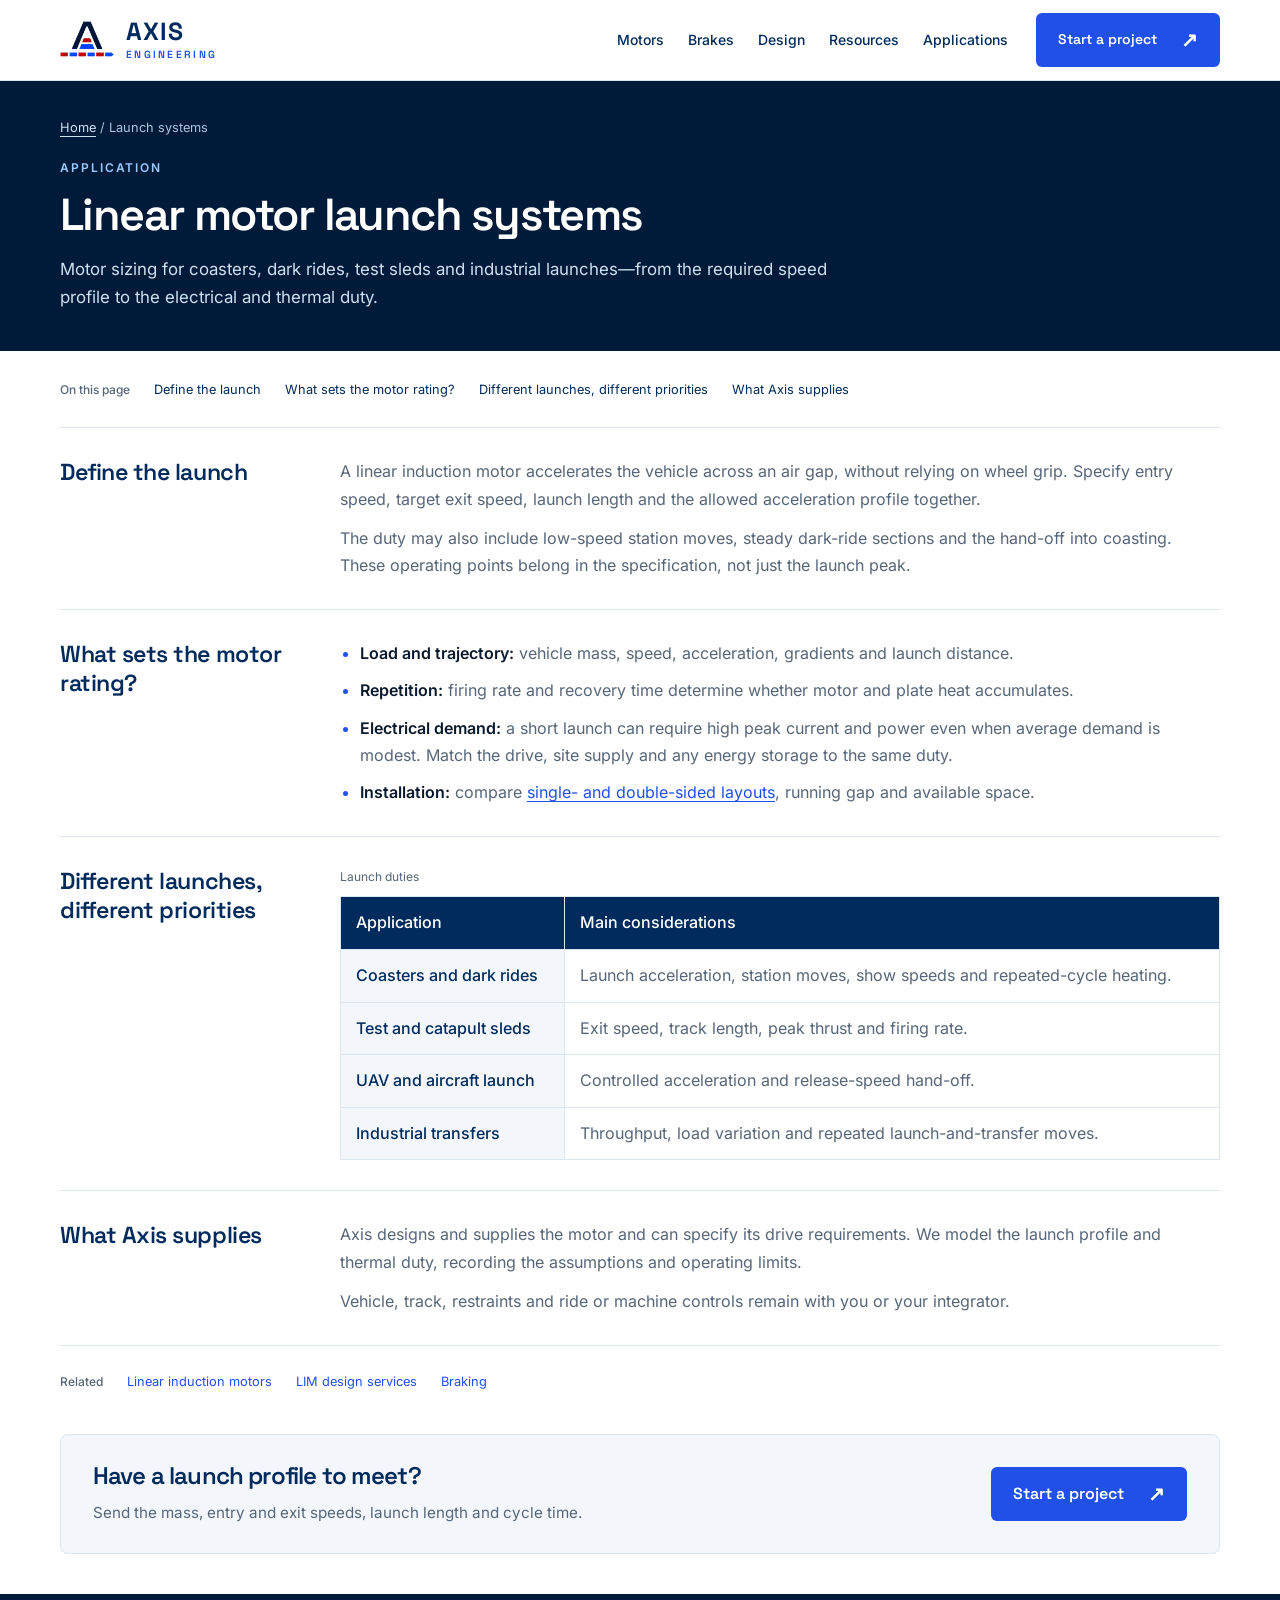
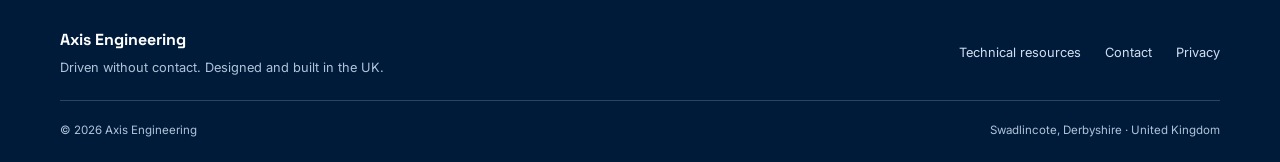
<file: applications/launch-systems/index.html>
<!DOCTYPE html>
<html lang="en">
<head>
<meta charset="utf-8">
<meta name="viewport" content="width=device-width, initial-scale=1">
<title>Linear Induction Motor Launch Systems | Axis Engineering</title>
<meta name="description" content="Motor sizing for coasters, dark rides, test sleds and industrial launches—from the required speed profile to the electrical and thermal duty.">
<link rel="canonical" href="https://www.axisengineering.co.uk/applications/launch-systems/">
<meta name="robots" content="index,follow">
<link rel="icon" type="image/svg+xml" href="/assets/axis-mark.svg">
<meta property="og:title" content="Linear Induction Motor Launch Systems | Axis Engineering">
<meta property="og:description" content="Motor sizing for coasters, dark rides, test sleds and industrial launches—from the required speed profile to the electrical and thermal duty.">
<meta property="og:type" content="website">
<meta property="og:url" content="https://www.axisengineering.co.uk/applications/launch-systems/">
<meta property="og:image" content="https://www.axisengineering.co.uk/assets/og-banner.png">
<meta name="twitter:card" content="summary_large_image">
<link rel="preload" href="/assets/fonts/inter-v20-latin.woff2" as="font" type="font/woff2" crossorigin>
<link rel="preload" href="/assets/fonts/space-grotesk-v22-latin.woff2" as="font" type="font/woff2" crossorigin>
<link rel="stylesheet" href="/assets/fonts.css?v=20261015-local1">
<link rel="stylesheet" href="/assets/home.css">
<link rel="stylesheet" href="/assets/site-pages.css?v=20261015-inner1">
<script type="application/ld+json">
{
  "@context": "https://schema.org",
  "@type": "BreadcrumbList",
  "itemListElement": [
    {
      "@type": "ListItem",
      "position": 1,
      "name": "Home",
      "item": "https://www.axisengineering.co.uk/"
    },
    {
      "@type": "ListItem",
      "position": 2,
      "name": "Launch systems",
      "item": "https://www.axisengineering.co.uk/applications/launch-systems/"
    }
  ]
}
</script>
</head>
<body>
<noscript><style>@media(max-width:940px){.header-inner{flex-wrap:wrap;padding-block:12px}.nav-toggle{display:none}.site-nav{display:flex;position:static;order:3;flex-direction:row;flex-wrap:wrap;gap:8px 20px;width:100%;padding:0;box-shadow:none;border:0}.site-nav a{font-size:.875rem}}</style></noscript>
<a class="skip-link" href="#main">Skip to main content</a>
<header class="site-header">
  <div class="wrap header-inner">
    <a class="brand" href="/" aria-label="Axis Engineering — home"><img src="/assets/axis-symbol.png" width="200" height="140" alt=""><span class="wm"><b>AXIS</b><span>ENGINEERING</span></span></a>
    <nav id="siteNav" class="site-nav" aria-label="Primary">
      <a href="/linear-induction-motors/">Motors</a>
      <a href="/permanent-magnet-brakes/">Brakes</a>
      <a href="/linear-induction-motor-design/">Design</a>
      <a href="/technical-resources/">Resources</a>
      <a href="/#applications">Applications</a>
      <a href="/contact/" class="mobile-contact">Contact</a>
    </nav>
    <a class="btn header-contact" href="/contact/">Start a project <span aria-hidden="true">↗</span></a>
    <button id="navToggle" class="nav-toggle" aria-label="Menu" aria-expanded="false" aria-controls="siteNav"><span></span><span></span><span></span></button>
  </div>
</header>
<main id="main" class="content-page" tabindex="-1">
  <section class="ph-hero"><div class="wrap"><div class="crumb"><a href="/">Home</a> / Launch systems</div><p class="eyebrow">Application</p><h1>Linear motor launch systems</h1><p class="lede">Motor sizing for coasters, dark rides, test sleds and industrial launches—from the required speed profile to the electrical and thermal duty.</p></div></section>
  <div class="wrap technical-content">
    <nav class="page-index" aria-label="On this page"><span>On this page</span><a href="#launch-profile">Define the launch</a><a href="#rating">What sets the motor rating?</a><a href="#applications">Different launches, different priorities</a><a href="#scope">What Axis supplies</a></nav>
<section class="psec" id="launch-profile"><h2>Define the launch</h2><div class="section-body"><p>A linear induction motor accelerates the vehicle across an air gap, without relying on wheel grip. Specify entry speed, target exit speed, launch length and the allowed acceleration profile together.</p>
<p>The duty may also include low-speed station moves, steady dark-ride sections and the hand-off into coasting. These operating points belong in the specification, not just the launch peak.</p></div></section>
<section class="psec" id="rating"><h2>What sets the motor rating?</h2><div class="section-body"><ul><li><strong>Load and trajectory:</strong> vehicle mass, speed, acceleration, gradients and launch distance.</li><li><strong>Repetition:</strong> firing rate and recovery time determine whether motor and plate heat accumulates.</li><li><strong>Electrical demand:</strong> a short launch can require high peak current and power even when average demand is modest. Match the drive, site supply and any energy storage to the same duty.</li><li><strong>Installation:</strong> compare <a href="/linear-induction-motors/#configurations">single- and double-sided layouts</a>, running gap and available space.</li></ul></div></section>
<section class="psec" id="applications"><h2>Different launches, different priorities</h2><div class="section-body"><div class="table-scroll" tabindex="0" role="region" aria-label="Launch duties"><table><caption>Launch duties</caption><thead><tr><th scope="col">Application</th><th scope="col">Main considerations</th></tr></thead><tbody><tr><th scope="row">Coasters and dark rides</th><td data-label="Main considerations">Launch acceleration, station moves, show speeds and repeated-cycle heating.</td></tr><tr><th scope="row">Test and catapult sleds</th><td data-label="Main considerations">Exit speed, track length, peak thrust and firing rate.</td></tr><tr><th scope="row">UAV and aircraft launch</th><td data-label="Main considerations">Controlled acceleration and release-speed hand-off.</td></tr><tr><th scope="row">Industrial transfers</th><td data-label="Main considerations">Throughput, load variation and repeated launch-and-transfer moves.</td></tr></tbody></table></div></div></section>
<section class="psec" id="scope"><h2>What Axis supplies</h2><div class="section-body"><p>Axis designs and supplies the motor and can specify its drive requirements. We model the launch profile and thermal duty, recording the assumptions and operating limits.</p>
<p>Vehicle, track, restraints and ride or machine controls remain with you or your integrator.</p></div></section>
    <nav class="related-links" aria-label="Related pages"><span>Related</span><a href="/linear-induction-motors/">Linear induction motors</a> <a href="/linear-induction-motor-design/">LIM design services</a> <a href="/permanent-magnet-brakes/">Braking</a></nav>
    <section class="page-cta" aria-labelledby="enquiry-heading"><div><h2 id="enquiry-heading">Have a launch profile to meet?</h2><p>Send the mass, entry and exit speeds, launch length and cycle time.</p></div><a class="btn" href="/contact/">Start a project <span aria-hidden="true">↗</span></a></section>
  </div>
</main>
<footer class="site-footer">
  <div class="wrap footer-top"><div><strong>Axis Engineering</strong><p>Driven without contact. Designed and built in the UK.</p></div>
    <nav aria-label="Footer"><a href="/technical-resources/">Technical resources</a><a href="/contact/">Contact</a><a href="/privacy/">Privacy</a></nav>
  </div>
  <div class="wrap footer-bottom"><span>© <span id="year">2026</span> Axis Engineering</span><span>Swadlincote, Derbyshire · United Kingdom</span></div>
</footer>
<script src="/assets/site-pages.js?v=20261015-inner1" defer></script>
<!-- Cloudflare Web Analytics --><script type="module" src="https://static.cloudflareinsights.com/beacon.min.js" data-cf-beacon='{"token":"adcc02a806934b32b8910e5e4f733962"}'></script><!-- End Cloudflare Web Analytics -->
</body>
</html>
</file>
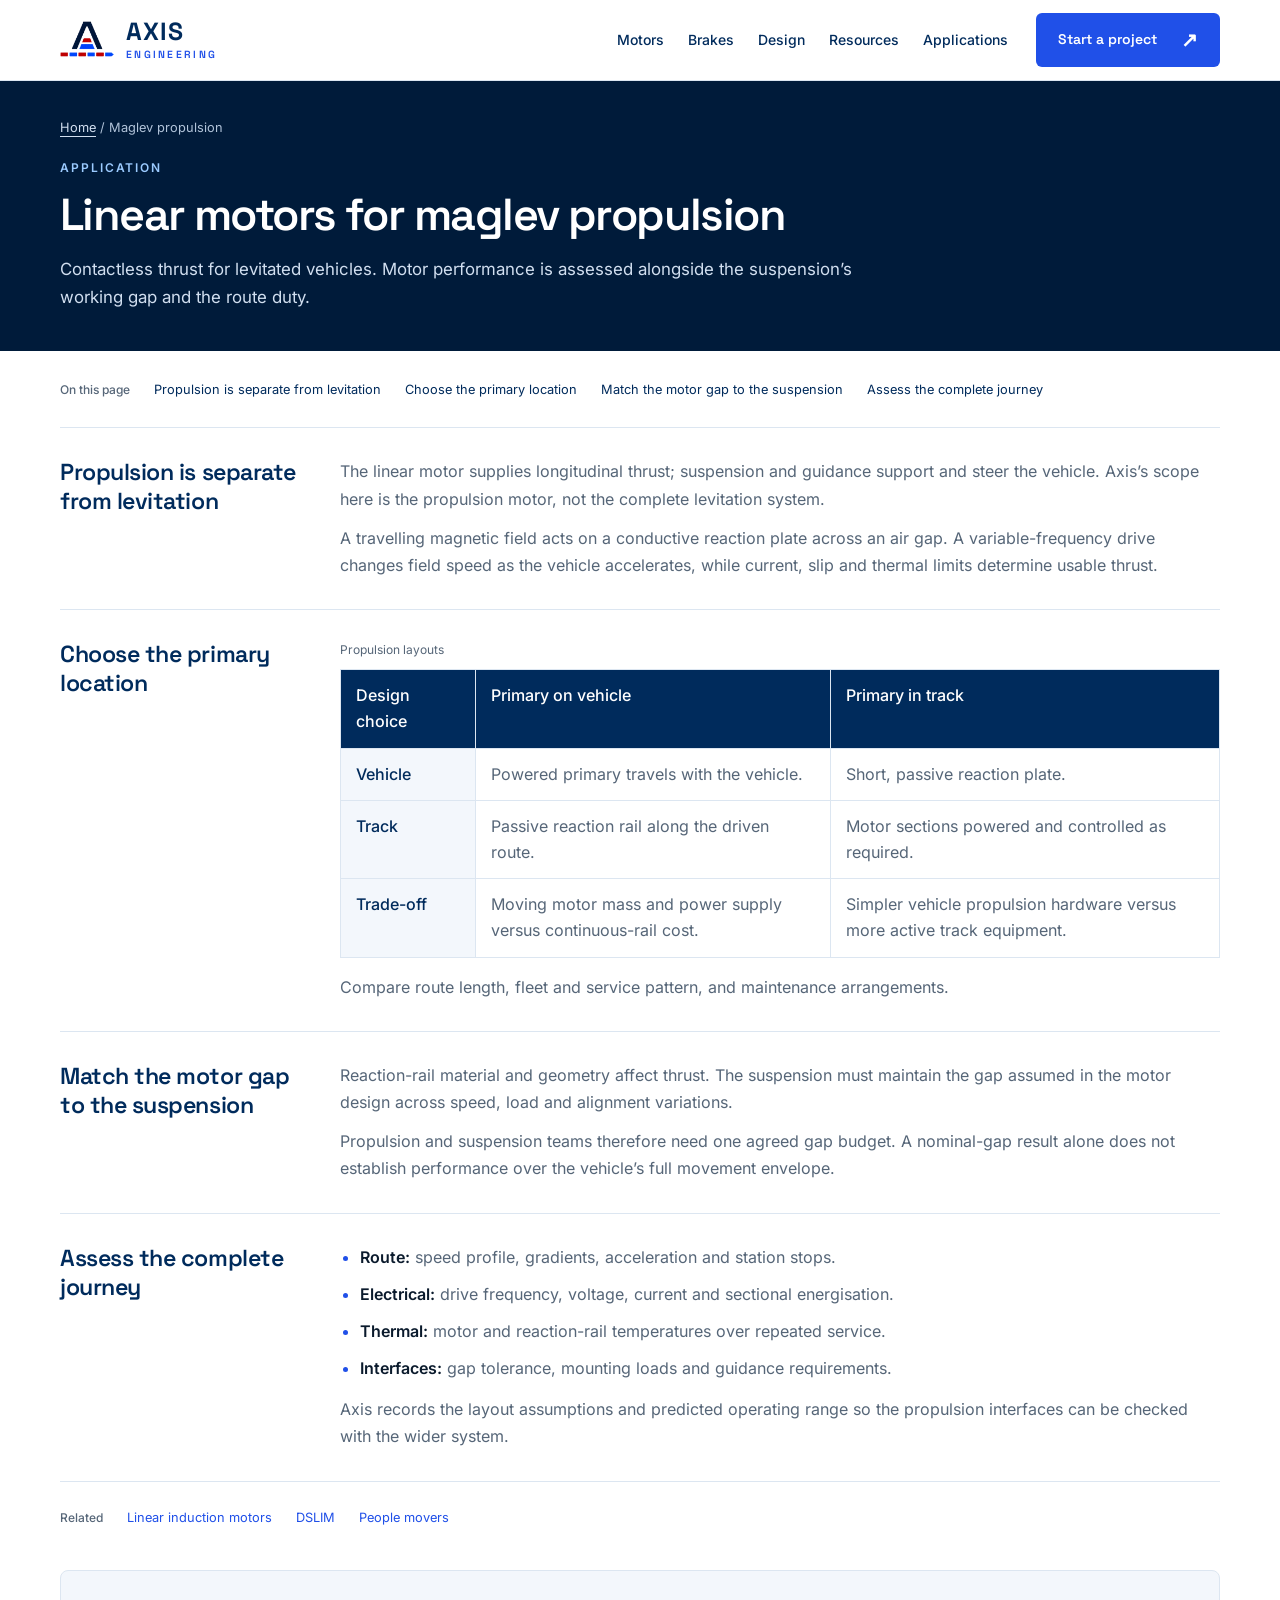
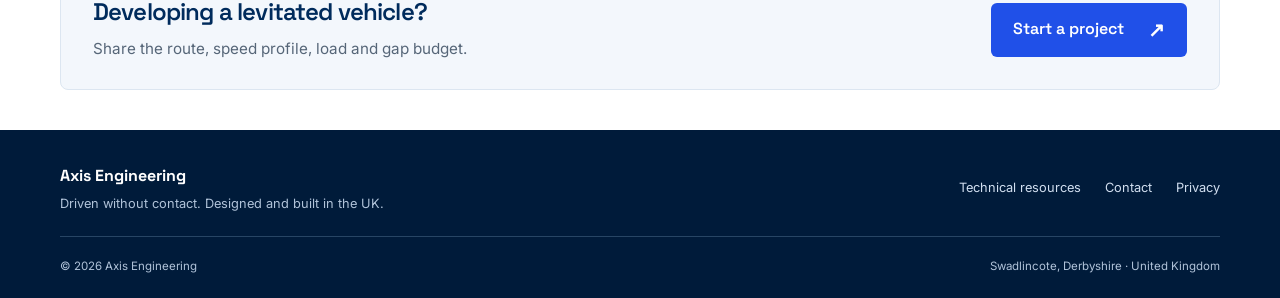
<file: applications/maglev-propulsion/index.html>
<!DOCTYPE html>
<html lang="en">
<head>
<meta charset="utf-8">
<meta name="viewport" content="width=device-width, initial-scale=1">
<title>Linear Motor Propulsion for Maglev Systems | Axis Engineering</title>
<meta name="description" content="Contactless thrust for levitated vehicles. Motor performance is assessed alongside the suspension’s working gap and the route duty.">
<link rel="canonical" href="https://www.axisengineering.co.uk/applications/maglev-propulsion/">
<meta name="robots" content="index,follow">
<link rel="icon" type="image/svg+xml" href="/assets/axis-mark.svg">
<meta property="og:title" content="Linear Motor Propulsion for Maglev Systems | Axis Engineering">
<meta property="og:description" content="Contactless thrust for levitated vehicles. Motor performance is assessed alongside the suspension’s working gap and the route duty.">
<meta property="og:type" content="website">
<meta property="og:url" content="https://www.axisengineering.co.uk/applications/maglev-propulsion/">
<meta property="og:image" content="https://www.axisengineering.co.uk/assets/og-banner.png">
<meta name="twitter:card" content="summary_large_image">
<link rel="preload" href="/assets/fonts/inter-v20-latin.woff2" as="font" type="font/woff2" crossorigin>
<link rel="preload" href="/assets/fonts/space-grotesk-v22-latin.woff2" as="font" type="font/woff2" crossorigin>
<link rel="stylesheet" href="/assets/fonts.css?v=20261015-local1">
<link rel="stylesheet" href="/assets/home.css">
<link rel="stylesheet" href="/assets/site-pages.css?v=20261015-inner1">
<script type="application/ld+json">
{
  "@context": "https://schema.org",
  "@type": "BreadcrumbList",
  "itemListElement": [
    {
      "@type": "ListItem",
      "position": 1,
      "name": "Home",
      "item": "https://www.axisengineering.co.uk/"
    },
    {
      "@type": "ListItem",
      "position": 2,
      "name": "Maglev propulsion",
      "item": "https://www.axisengineering.co.uk/applications/maglev-propulsion/"
    }
  ]
}
</script>
</head>
<body>
<noscript><style>@media(max-width:940px){.header-inner{flex-wrap:wrap;padding-block:12px}.nav-toggle{display:none}.site-nav{display:flex;position:static;order:3;flex-direction:row;flex-wrap:wrap;gap:8px 20px;width:100%;padding:0;box-shadow:none;border:0}.site-nav a{font-size:.875rem}}</style></noscript>
<a class="skip-link" href="#main">Skip to main content</a>
<header class="site-header">
  <div class="wrap header-inner">
    <a class="brand" href="/" aria-label="Axis Engineering — home"><img src="/assets/axis-symbol.png" width="200" height="140" alt=""><span class="wm"><b>AXIS</b><span>ENGINEERING</span></span></a>
    <nav id="siteNav" class="site-nav" aria-label="Primary">
      <a href="/linear-induction-motors/">Motors</a>
      <a href="/permanent-magnet-brakes/">Brakes</a>
      <a href="/linear-induction-motor-design/">Design</a>
      <a href="/technical-resources/">Resources</a>
      <a href="/#applications">Applications</a>
      <a href="/contact/" class="mobile-contact">Contact</a>
    </nav>
    <a class="btn header-contact" href="/contact/">Start a project <span aria-hidden="true">↗</span></a>
    <button id="navToggle" class="nav-toggle" aria-label="Menu" aria-expanded="false" aria-controls="siteNav"><span></span><span></span><span></span></button>
  </div>
</header>
<main id="main" class="content-page" tabindex="-1">
  <section class="ph-hero"><div class="wrap"><div class="crumb"><a href="/">Home</a> / Maglev propulsion</div><p class="eyebrow">Application</p><h1>Linear motors for maglev propulsion</h1><p class="lede">Contactless thrust for levitated vehicles. Motor performance is assessed alongside the suspension’s working gap and the route duty.</p></div></section>
  <div class="wrap technical-content">
    <nav class="page-index" aria-label="On this page"><span>On this page</span><a href="#propulsion">Propulsion is separate from levitation</a><a href="#layout">Choose the primary location</a><a href="#air-gap">Match the motor gap to the suspension</a><a href="#route">Assess the complete journey</a></nav>
<section class="psec" id="propulsion"><h2>Propulsion is separate from levitation</h2><div class="section-body"><p>The linear motor supplies longitudinal thrust; suspension and guidance support and steer the vehicle. Axis’s scope here is the propulsion motor, not the complete levitation system.</p>
<p>A travelling magnetic field acts on a conductive reaction plate across an air gap. A variable-frequency drive changes field speed as the vehicle accelerates, while current, slip and thermal limits determine usable thrust.</p></div></section>
<section class="psec" id="layout"><h2>Choose the primary location</h2><div class="section-body"><div class="table-scroll" tabindex="0" role="region" aria-label="Propulsion layouts"><table><caption>Propulsion layouts</caption><thead><tr><th scope="col">Design choice</th><th scope="col">Primary on vehicle</th><th scope="col">Primary in track</th></tr></thead><tbody><tr><th scope="row">Vehicle</th><td data-label="Primary on vehicle">Powered primary travels with the vehicle.</td><td data-label="Primary in track">Short, passive reaction plate.</td></tr><tr><th scope="row">Track</th><td data-label="Primary on vehicle">Passive reaction rail along the driven route.</td><td data-label="Primary in track">Motor sections powered and controlled as required.</td></tr><tr><th scope="row">Trade-off</th><td data-label="Primary on vehicle">Moving motor mass and power supply versus continuous-rail cost.</td><td data-label="Primary in track">Simpler vehicle propulsion hardware versus more active track equipment.</td></tr></tbody></table></div><p>Compare route length, fleet and service pattern, and maintenance arrangements.</p></div></section>
<section class="psec" id="air-gap"><h2>Match the motor gap to the suspension</h2><div class="section-body"><p>Reaction-rail material and geometry affect thrust. The suspension must maintain the gap assumed in the motor design across speed, load and alignment variations.</p>
<p>Propulsion and suspension teams therefore need one agreed gap budget. A nominal-gap result alone does not establish performance over the vehicle’s full movement envelope.</p></div></section>
<section class="psec" id="route"><h2>Assess the complete journey</h2><div class="section-body"><ul><li><strong>Route:</strong> speed profile, gradients, acceleration and station stops.</li><li><strong>Electrical:</strong> drive frequency, voltage, current and sectional energisation.</li><li><strong>Thermal:</strong> motor and reaction-rail temperatures over repeated service.</li><li><strong>Interfaces:</strong> gap tolerance, mounting loads and guidance requirements.</li></ul><p>Axis records the layout assumptions and predicted operating range so the propulsion interfaces can be checked with the wider system.</p></div></section>
    <nav class="related-links" aria-label="Related pages"><span>Related</span><a href="/linear-induction-motors/">Linear induction motors</a> <a href="/double-sided-lim-dslim/">DSLIM</a> <a href="/applications/people-movers/">People movers</a></nav>
    <section class="page-cta" aria-labelledby="enquiry-heading"><div><h2 id="enquiry-heading">Developing a levitated vehicle?</h2><p>Share the route, speed profile, load and gap budget.</p></div><a class="btn" href="/contact/">Start a project <span aria-hidden="true">↗</span></a></section>
  </div>
</main>
<footer class="site-footer">
  <div class="wrap footer-top"><div><strong>Axis Engineering</strong><p>Driven without contact. Designed and built in the UK.</p></div>
    <nav aria-label="Footer"><a href="/technical-resources/">Technical resources</a><a href="/contact/">Contact</a><a href="/privacy/">Privacy</a></nav>
  </div>
  <div class="wrap footer-bottom"><span>© <span id="year">2026</span> Axis Engineering</span><span>Swadlincote, Derbyshire · United Kingdom</span></div>
</footer>
<script src="/assets/site-pages.js?v=20261015-inner1" defer></script>
<!-- Cloudflare Web Analytics --><script type="module" src="https://static.cloudflareinsights.com/beacon.min.js" data-cf-beacon='{"token":"adcc02a806934b32b8910e5e4f733962"}'></script><!-- End Cloudflare Web Analytics -->
</body>
</html>
</file>
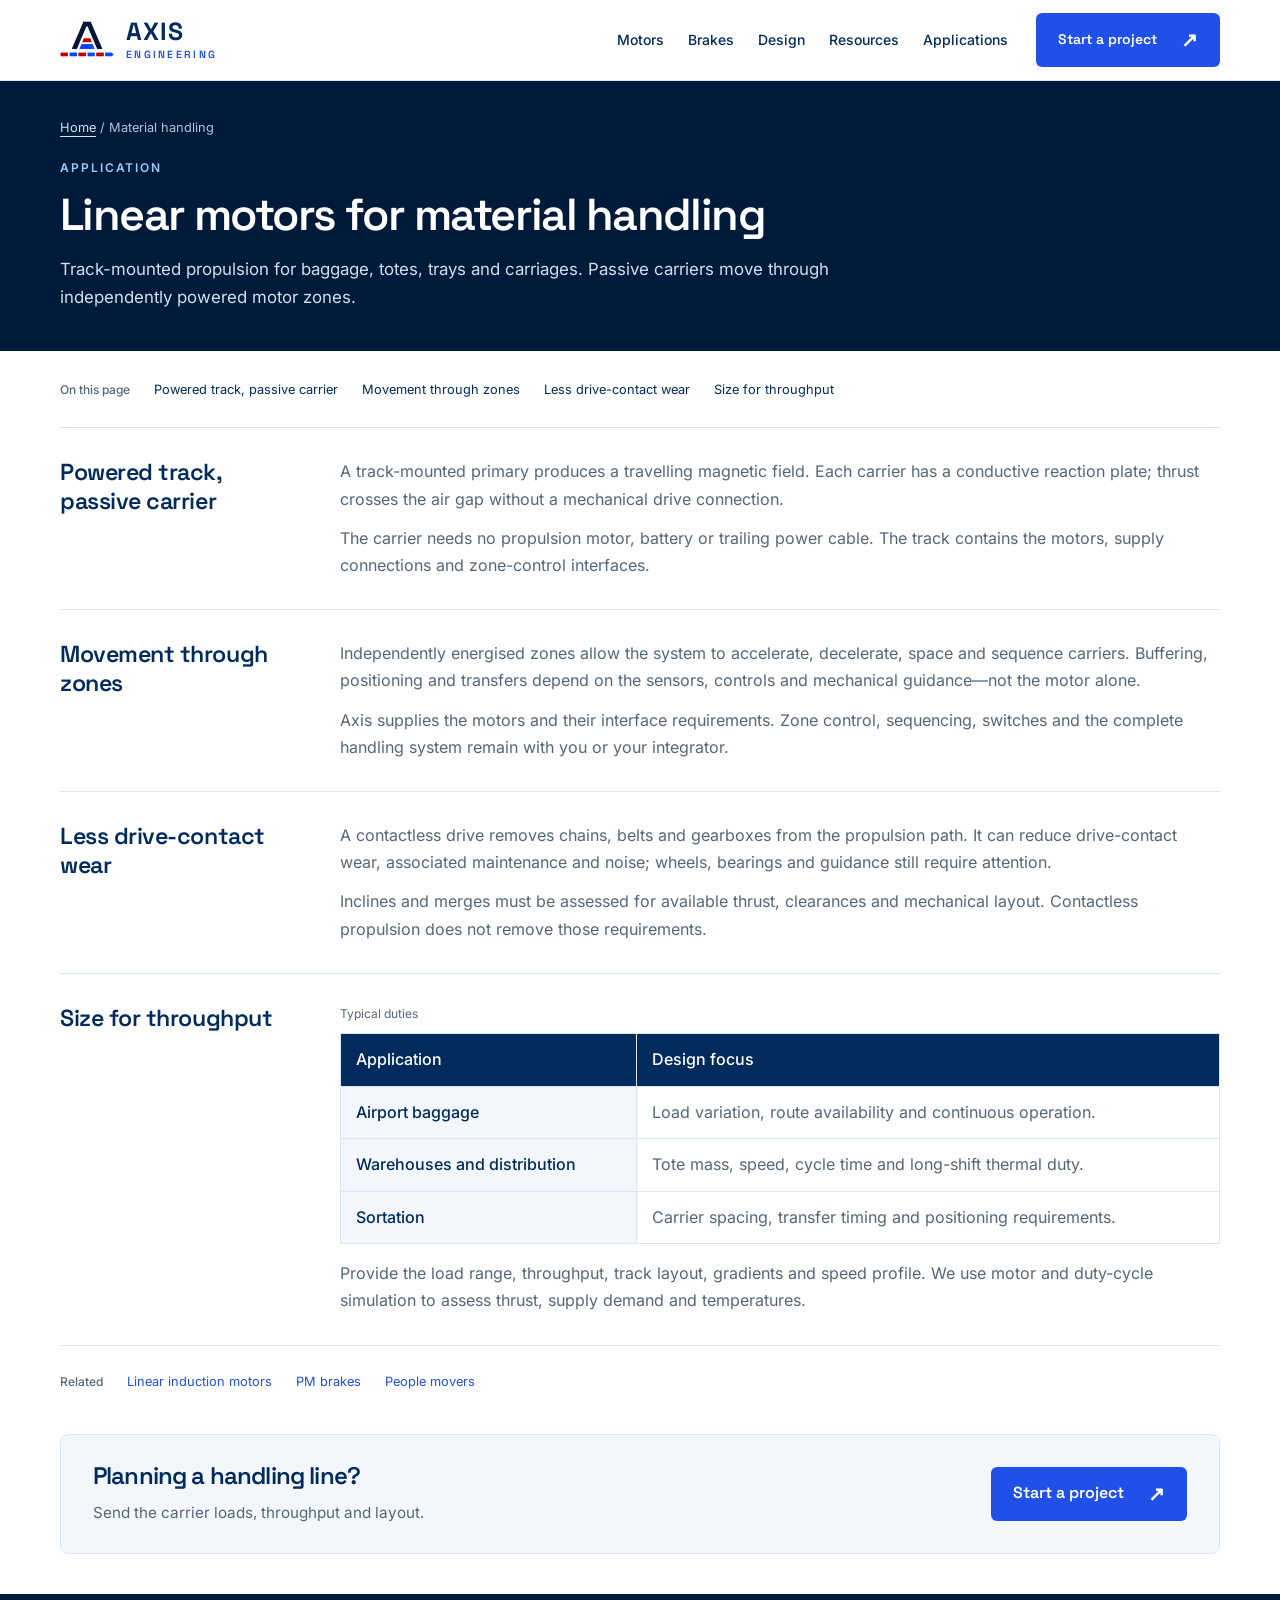
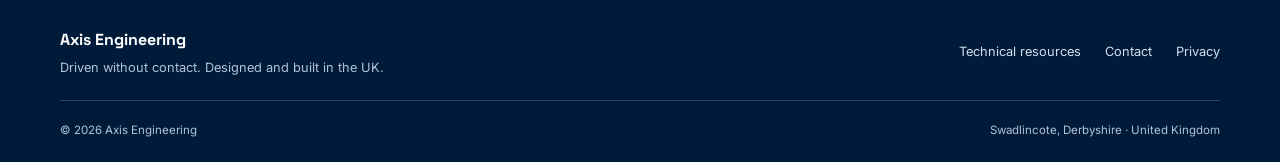
<file: applications/material-handling/index.html>
<!DOCTYPE html>
<html lang="en">
<head>
<meta charset="utf-8">
<meta name="viewport" content="width=device-width, initial-scale=1">
<title>Linear Motor Material Handling & Conveyance | Axis Engineering</title>
<meta name="description" content="Track-mounted propulsion for baggage, totes, trays and carriages. Passive carriers move through independently powered motor zones.">
<link rel="canonical" href="https://www.axisengineering.co.uk/applications/material-handling/">
<meta name="robots" content="index,follow">
<link rel="icon" type="image/svg+xml" href="/assets/axis-mark.svg">
<meta property="og:title" content="Linear Motor Material Handling & Conveyance | Axis Engineering">
<meta property="og:description" content="Track-mounted propulsion for baggage, totes, trays and carriages. Passive carriers move through independently powered motor zones.">
<meta property="og:type" content="website">
<meta property="og:url" content="https://www.axisengineering.co.uk/applications/material-handling/">
<meta property="og:image" content="https://www.axisengineering.co.uk/assets/og-banner.png">
<meta name="twitter:card" content="summary_large_image">
<link rel="preload" href="/assets/fonts/inter-v20-latin.woff2" as="font" type="font/woff2" crossorigin>
<link rel="preload" href="/assets/fonts/space-grotesk-v22-latin.woff2" as="font" type="font/woff2" crossorigin>
<link rel="stylesheet" href="/assets/fonts.css?v=20261015-local1">
<link rel="stylesheet" href="/assets/home.css">
<link rel="stylesheet" href="/assets/site-pages.css?v=20261015-inner1">
<script type="application/ld+json">
{
  "@context": "https://schema.org",
  "@type": "BreadcrumbList",
  "itemListElement": [
    {
      "@type": "ListItem",
      "position": 1,
      "name": "Home",
      "item": "https://www.axisengineering.co.uk/"
    },
    {
      "@type": "ListItem",
      "position": 2,
      "name": "Material handling",
      "item": "https://www.axisengineering.co.uk/applications/material-handling/"
    }
  ]
}
</script>
</head>
<body>
<noscript><style>@media(max-width:940px){.header-inner{flex-wrap:wrap;padding-block:12px}.nav-toggle{display:none}.site-nav{display:flex;position:static;order:3;flex-direction:row;flex-wrap:wrap;gap:8px 20px;width:100%;padding:0;box-shadow:none;border:0}.site-nav a{font-size:.875rem}}</style></noscript>
<a class="skip-link" href="#main">Skip to main content</a>
<header class="site-header">
  <div class="wrap header-inner">
    <a class="brand" href="/" aria-label="Axis Engineering — home"><img src="/assets/axis-symbol.png" width="200" height="140" alt=""><span class="wm"><b>AXIS</b><span>ENGINEERING</span></span></a>
    <nav id="siteNav" class="site-nav" aria-label="Primary">
      <a href="/linear-induction-motors/">Motors</a>
      <a href="/permanent-magnet-brakes/">Brakes</a>
      <a href="/linear-induction-motor-design/">Design</a>
      <a href="/technical-resources/">Resources</a>
      <a href="/#applications">Applications</a>
      <a href="/contact/" class="mobile-contact">Contact</a>
    </nav>
    <a class="btn header-contact" href="/contact/">Start a project <span aria-hidden="true">↗</span></a>
    <button id="navToggle" class="nav-toggle" aria-label="Menu" aria-expanded="false" aria-controls="siteNav"><span></span><span></span><span></span></button>
  </div>
</header>
<main id="main" class="content-page" tabindex="-1">
  <section class="ph-hero"><div class="wrap"><div class="crumb"><a href="/">Home</a> / Material handling</div><p class="eyebrow">Application</p><h1>Linear motors for material handling</h1><p class="lede">Track-mounted propulsion for baggage, totes, trays and carriages. Passive carriers move through independently powered motor zones.</p></div></section>
  <div class="wrap technical-content">
    <nav class="page-index" aria-label="On this page"><span>On this page</span><a href="#layout">Powered track, passive carrier</a><a href="#control">Movement through zones</a><a href="#wear">Less drive-contact wear</a><a href="#duty">Size for throughput</a></nav>
<section class="psec" id="layout"><h2>Powered track, passive carrier</h2><div class="section-body"><p>A track-mounted primary produces a travelling magnetic field. Each carrier has a conductive reaction plate; thrust crosses the air gap without a mechanical drive connection.</p>
<p>The carrier needs no propulsion motor, battery or trailing power cable. The track contains the motors, supply connections and zone-control interfaces.</p></div></section>
<section class="psec" id="control"><h2>Movement through zones</h2><div class="section-body"><p>Independently energised zones allow the system to accelerate, decelerate, space and sequence carriers. Buffering, positioning and transfers depend on the sensors, controls and mechanical guidance—not the motor alone.</p>
<p>Axis supplies the motors and their interface requirements. Zone control, sequencing, switches and the complete handling system remain with you or your integrator.</p></div></section>
<section class="psec" id="wear"><h2>Less drive-contact wear</h2><div class="section-body"><p>A contactless drive removes chains, belts and gearboxes from the propulsion path. It can reduce drive-contact wear, associated maintenance and noise; wheels, bearings and guidance still require attention.</p>
<p>Inclines and merges must be assessed for available thrust, clearances and mechanical layout. Contactless propulsion does not remove those requirements.</p></div></section>
<section class="psec" id="duty"><h2>Size for throughput</h2><div class="section-body"><div class="table-scroll" tabindex="0" role="region" aria-label="Typical duties"><table><caption>Typical duties</caption><thead><tr><th scope="col">Application</th><th scope="col">Design focus</th></tr></thead><tbody><tr><th scope="row">Airport baggage</th><td data-label="Design focus">Load variation, route availability and continuous operation.</td></tr><tr><th scope="row">Warehouses and distribution</th><td data-label="Design focus">Tote mass, speed, cycle time and long-shift thermal duty.</td></tr><tr><th scope="row">Sortation</th><td data-label="Design focus">Carrier spacing, transfer timing and positioning requirements.</td></tr></tbody></table></div><p>Provide the load range, throughput, track layout, gradients and speed profile. We use motor and duty-cycle simulation to assess thrust, supply demand and temperatures.</p></div></section>
    <nav class="related-links" aria-label="Related pages"><span>Related</span><a href="/linear-induction-motors/">Linear induction motors</a> <a href="/permanent-magnet-brakes/">PM brakes</a> <a href="/applications/people-movers/">People movers</a></nav>
    <section class="page-cta" aria-labelledby="enquiry-heading"><div><h2 id="enquiry-heading">Planning a handling line?</h2><p>Send the carrier loads, throughput and layout.</p></div><a class="btn" href="/contact/">Start a project <span aria-hidden="true">↗</span></a></section>
  </div>
</main>
<footer class="site-footer">
  <div class="wrap footer-top"><div><strong>Axis Engineering</strong><p>Driven without contact. Designed and built in the UK.</p></div>
    <nav aria-label="Footer"><a href="/technical-resources/">Technical resources</a><a href="/contact/">Contact</a><a href="/privacy/">Privacy</a></nav>
  </div>
  <div class="wrap footer-bottom"><span>© <span id="year">2026</span> Axis Engineering</span><span>Swadlincote, Derbyshire · United Kingdom</span></div>
</footer>
<script src="/assets/site-pages.js?v=20261015-inner1" defer></script>
<!-- Cloudflare Web Analytics --><script type="module" src="https://static.cloudflareinsights.com/beacon.min.js" data-cf-beacon='{"token":"adcc02a806934b32b8910e5e4f733962"}'></script><!-- End Cloudflare Web Analytics -->
</body>
</html>
</file>
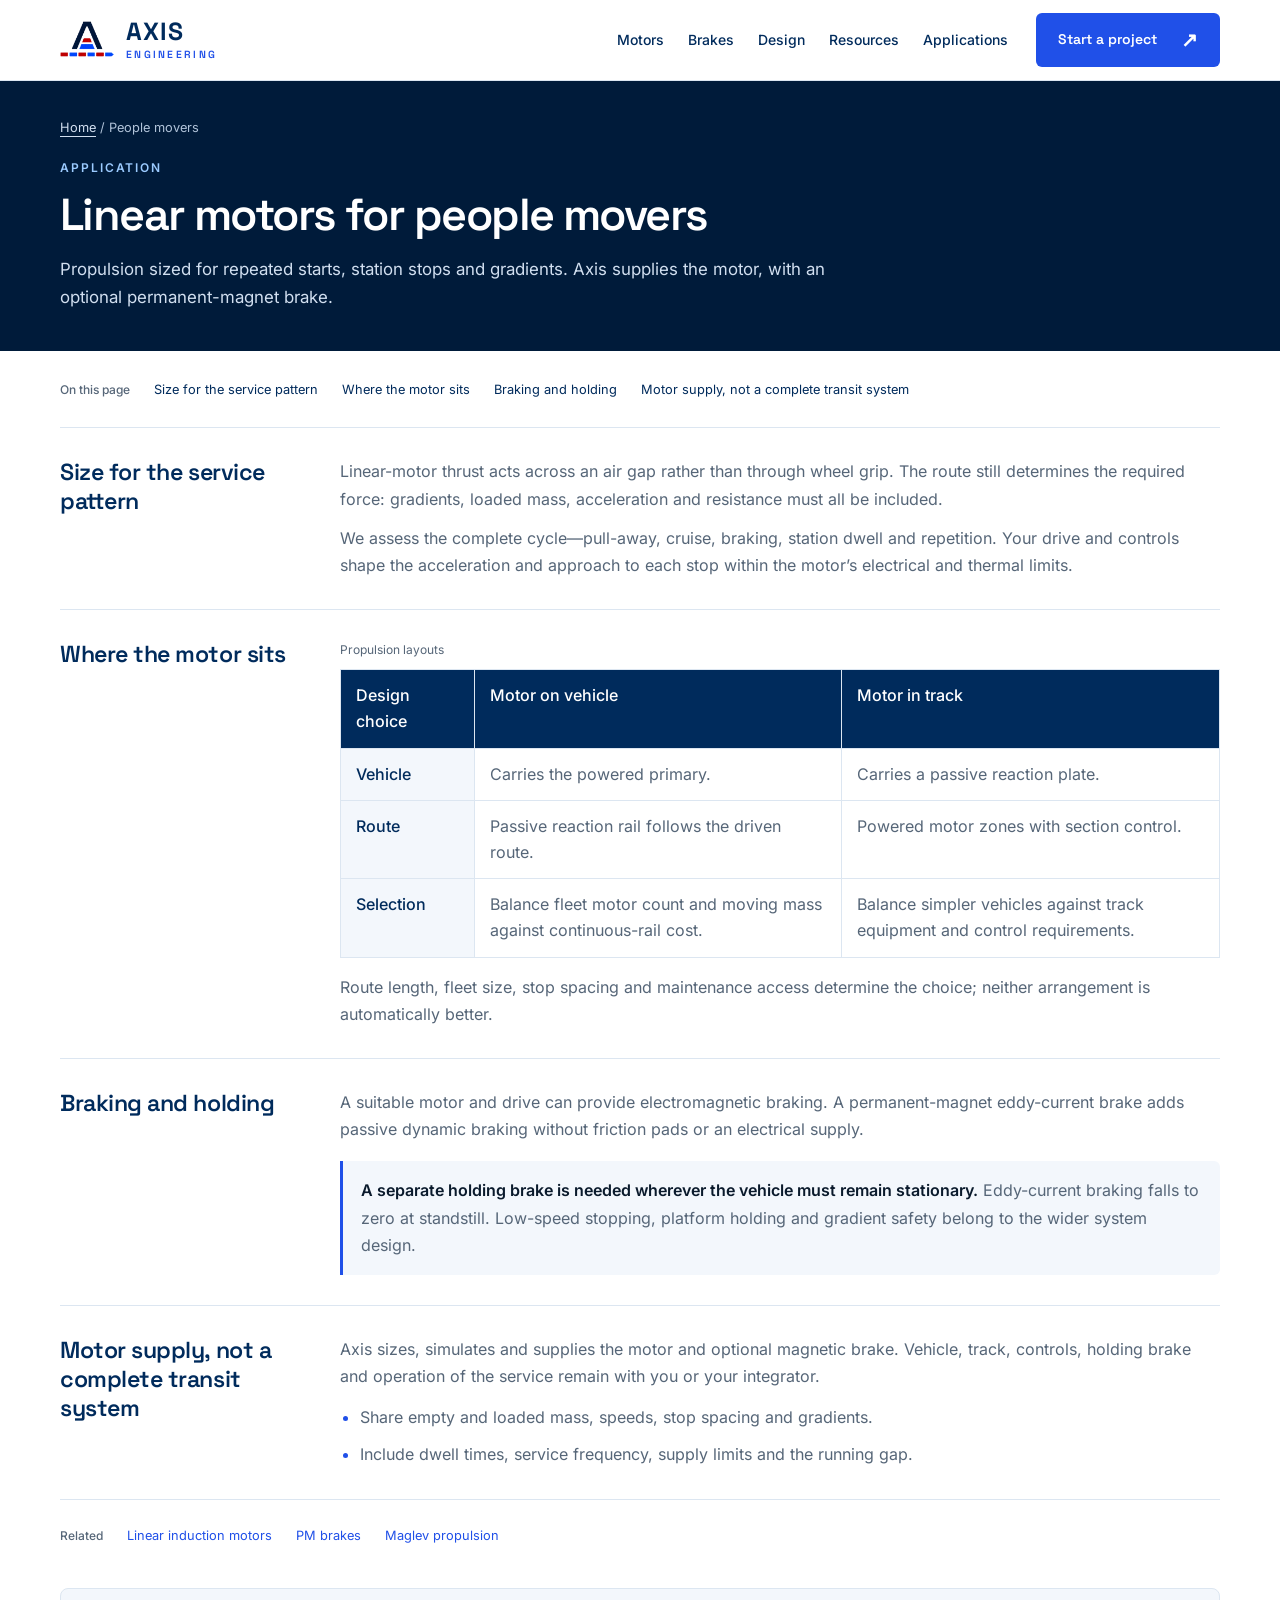
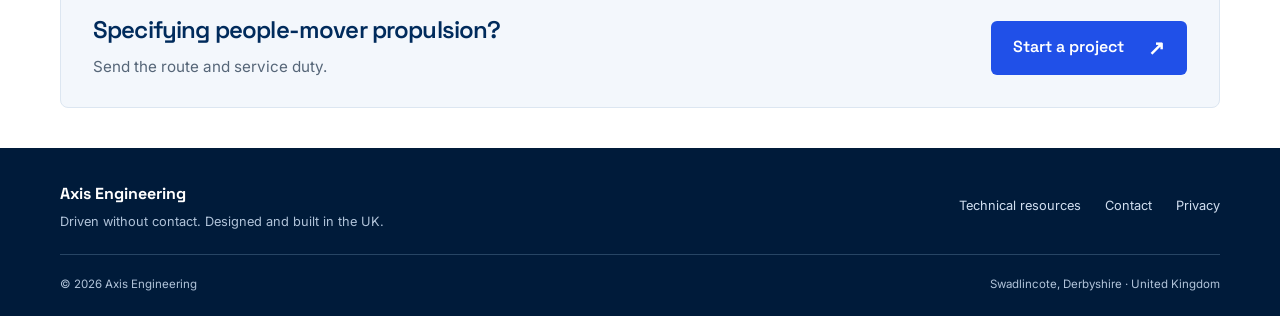
<file: applications/people-movers/index.html>
<!DOCTYPE html>
<html lang="en">
<head>
<meta charset="utf-8">
<meta name="viewport" content="width=device-width, initial-scale=1">
<title>Linear Motor Propulsion for People Movers | Axis Engineering</title>
<meta name="description" content="Propulsion sized for repeated starts, station stops and gradients. Axis supplies the motor, with an optional permanent-magnet brake.">
<link rel="canonical" href="https://www.axisengineering.co.uk/applications/people-movers/">
<meta name="robots" content="index,follow">
<link rel="icon" type="image/svg+xml" href="/assets/axis-mark.svg">
<meta property="og:title" content="Linear Motor Propulsion for People Movers | Axis Engineering">
<meta property="og:description" content="Propulsion sized for repeated starts, station stops and gradients. Axis supplies the motor, with an optional permanent-magnet brake.">
<meta property="og:type" content="website">
<meta property="og:url" content="https://www.axisengineering.co.uk/applications/people-movers/">
<meta property="og:image" content="https://www.axisengineering.co.uk/assets/og-banner.png">
<meta name="twitter:card" content="summary_large_image">
<link rel="preload" href="/assets/fonts/inter-v20-latin.woff2" as="font" type="font/woff2" crossorigin>
<link rel="preload" href="/assets/fonts/space-grotesk-v22-latin.woff2" as="font" type="font/woff2" crossorigin>
<link rel="stylesheet" href="/assets/fonts.css?v=20261015-local1">
<link rel="stylesheet" href="/assets/home.css">
<link rel="stylesheet" href="/assets/site-pages.css?v=20261015-inner1">
<script type="application/ld+json">
{
  "@context": "https://schema.org",
  "@type": "BreadcrumbList",
  "itemListElement": [
    {
      "@type": "ListItem",
      "position": 1,
      "name": "Home",
      "item": "https://www.axisengineering.co.uk/"
    },
    {
      "@type": "ListItem",
      "position": 2,
      "name": "People movers",
      "item": "https://www.axisengineering.co.uk/applications/people-movers/"
    }
  ]
}
</script>
</head>
<body>
<noscript><style>@media(max-width:940px){.header-inner{flex-wrap:wrap;padding-block:12px}.nav-toggle{display:none}.site-nav{display:flex;position:static;order:3;flex-direction:row;flex-wrap:wrap;gap:8px 20px;width:100%;padding:0;box-shadow:none;border:0}.site-nav a{font-size:.875rem}}</style></noscript>
<a class="skip-link" href="#main">Skip to main content</a>
<header class="site-header">
  <div class="wrap header-inner">
    <a class="brand" href="/" aria-label="Axis Engineering — home"><img src="/assets/axis-symbol.png" width="200" height="140" alt=""><span class="wm"><b>AXIS</b><span>ENGINEERING</span></span></a>
    <nav id="siteNav" class="site-nav" aria-label="Primary">
      <a href="/linear-induction-motors/">Motors</a>
      <a href="/permanent-magnet-brakes/">Brakes</a>
      <a href="/linear-induction-motor-design/">Design</a>
      <a href="/technical-resources/">Resources</a>
      <a href="/#applications">Applications</a>
      <a href="/contact/" class="mobile-contact">Contact</a>
    </nav>
    <a class="btn header-contact" href="/contact/">Start a project <span aria-hidden="true">↗</span></a>
    <button id="navToggle" class="nav-toggle" aria-label="Menu" aria-expanded="false" aria-controls="siteNav"><span></span><span></span><span></span></button>
  </div>
</header>
<main id="main" class="content-page" tabindex="-1">
  <section class="ph-hero"><div class="wrap"><div class="crumb"><a href="/">Home</a> / People movers</div><p class="eyebrow">Application</p><h1>Linear motors for people movers</h1><p class="lede">Propulsion sized for repeated starts, station stops and gradients. Axis supplies the motor, with an optional permanent-magnet brake.</p></div></section>
  <div class="wrap technical-content">
    <nav class="page-index" aria-label="On this page"><span>On this page</span><a href="#duty">Size for the service pattern</a><a href="#layout">Where the motor sits</a><a href="#braking">Braking and holding</a><a href="#scope">Motor supply, not a complete transit system</a></nav>
<section class="psec" id="duty"><h2>Size for the service pattern</h2><div class="section-body"><p>Linear-motor thrust acts across an air gap rather than through wheel grip. The route still determines the required force: gradients, loaded mass, acceleration and resistance must all be included.</p>
<p>We assess the complete cycle—pull-away, cruise, braking, station dwell and repetition. Your drive and controls shape the acceleration and approach to each stop within the motor’s electrical and thermal limits.</p></div></section>
<section class="psec" id="layout"><h2>Where the motor sits</h2><div class="section-body"><div class="table-scroll" tabindex="0" role="region" aria-label="Propulsion layouts"><table><caption>Propulsion layouts</caption><thead><tr><th scope="col">Design choice</th><th scope="col">Motor on vehicle</th><th scope="col">Motor in track</th></tr></thead><tbody><tr><th scope="row">Vehicle</th><td data-label="Motor on vehicle">Carries the powered primary.</td><td data-label="Motor in track">Carries a passive reaction plate.</td></tr><tr><th scope="row">Route</th><td data-label="Motor on vehicle">Passive reaction rail follows the driven route.</td><td data-label="Motor in track">Powered motor zones with section control.</td></tr><tr><th scope="row">Selection</th><td data-label="Motor on vehicle">Balance fleet motor count and moving mass against continuous-rail cost.</td><td data-label="Motor in track">Balance simpler vehicles against track equipment and control requirements.</td></tr></tbody></table></div><p>Route length, fleet size, stop spacing and maintenance access determine the choice; neither arrangement is automatically better.</p></div></section>
<section class="psec" id="braking"><h2>Braking and holding</h2><div class="section-body"><p>A suitable motor and drive can provide electromagnetic braking. A permanent-magnet eddy-current brake adds passive dynamic braking without friction pads or an electrical supply.</p><p class="callout"><strong>A separate holding brake is needed wherever the vehicle must remain stationary.</strong> Eddy-current braking falls to zero at standstill. Low-speed stopping, platform holding and gradient safety belong to the wider system design.</p></div></section>
<section class="psec" id="scope"><h2>Motor supply, not a complete transit system</h2><div class="section-body"><p>Axis sizes, simulates and supplies the motor and optional magnetic brake. Vehicle, track, controls, holding brake and operation of the service remain with you or your integrator.</p><ul><li>Share empty and loaded mass, speeds, stop spacing and gradients.</li><li>Include dwell times, service frequency, supply limits and the running gap.</li></ul></div></section>
    <nav class="related-links" aria-label="Related pages"><span>Related</span><a href="/linear-induction-motors/">Linear induction motors</a> <a href="/permanent-magnet-brakes/">PM brakes</a> <a href="/applications/maglev-propulsion/">Maglev propulsion</a></nav>
    <section class="page-cta" aria-labelledby="enquiry-heading"><div><h2 id="enquiry-heading">Specifying people-mover propulsion?</h2><p>Send the route and service duty.</p></div><a class="btn" href="/contact/">Start a project <span aria-hidden="true">↗</span></a></section>
  </div>
</main>
<footer class="site-footer">
  <div class="wrap footer-top"><div><strong>Axis Engineering</strong><p>Driven without contact. Designed and built in the UK.</p></div>
    <nav aria-label="Footer"><a href="/technical-resources/">Technical resources</a><a href="/contact/">Contact</a><a href="/privacy/">Privacy</a></nav>
  </div>
  <div class="wrap footer-bottom"><span>© <span id="year">2026</span> Axis Engineering</span><span>Swadlincote, Derbyshire · United Kingdom</span></div>
</footer>
<script src="/assets/site-pages.js?v=20261015-inner1" defer></script>
<!-- Cloudflare Web Analytics --><script type="module" src="https://static.cloudflareinsights.com/beacon.min.js" data-cf-beacon='{"token":"adcc02a806934b32b8910e5e4f733962"}'></script><!-- End Cloudflare Web Analytics -->
</body>
</html>
</file>
<file: assets/fonts.css>
/* Same Google Fonts WOFF2 subsets, served locally. Licences: /assets/fonts/. */

/* Inter: cyrillic-ext */
@font-face {
  font-family: 'Inter';
  font-style: normal;
  font-weight: 400 700;
  font-display: swap;
  src: url(/assets/fonts/inter-v20-cyrillic-ext.woff2) format('woff2');
  unicode-range: U+0460-052F, U+1C80-1C8A, U+20B4, U+2DE0-2DFF, U+A640-A69F, U+FE2E-FE2F;
}

/* Inter: cyrillic */
@font-face {
  font-family: 'Inter';
  font-style: normal;
  font-weight: 400 700;
  font-display: swap;
  src: url(/assets/fonts/inter-v20-cyrillic.woff2) format('woff2');
  unicode-range: U+0301, U+0400-045F, U+0490-0491, U+04B0-04B1, U+2116;
}

/* Inter: greek-ext */
@font-face {
  font-family: 'Inter';
  font-style: normal;
  font-weight: 400 700;
  font-display: swap;
  src: url(/assets/fonts/inter-v20-greek-ext.woff2) format('woff2');
  unicode-range: U+1F00-1FFF;
}

/* Inter: greek */
@font-face {
  font-family: 'Inter';
  font-style: normal;
  font-weight: 400 700;
  font-display: swap;
  src: url(/assets/fonts/inter-v20-greek.woff2) format('woff2');
  unicode-range: U+0370-0377, U+037A-037F, U+0384-038A, U+038C, U+038E-03A1, U+03A3-03FF;
}

/* Inter: vietnamese */
@font-face {
  font-family: 'Inter';
  font-style: normal;
  font-weight: 400 700;
  font-display: swap;
  src: url(/assets/fonts/inter-v20-vietnamese.woff2) format('woff2');
  unicode-range: U+0102-0103, U+0110-0111, U+0128-0129, U+0168-0169, U+01A0-01A1, U+01AF-01B0, U+0300-0301, U+0303-0304, U+0308-0309, U+0323, U+0329, U+1EA0-1EF9, U+20AB;
}

/* Inter: latin-ext */
@font-face {
  font-family: 'Inter';
  font-style: normal;
  font-weight: 400 700;
  font-display: swap;
  src: url(/assets/fonts/inter-v20-latin-ext.woff2) format('woff2');
  unicode-range: U+0100-02BA, U+02BD-02C5, U+02C7-02CC, U+02CE-02D7, U+02DD-02FF, U+0304, U+0308, U+0329, U+1D00-1DBF, U+1E00-1E9F, U+1EF2-1EFF, U+2020, U+20A0-20AB, U+20AD-20C4, U+2113, U+2C60-2C7F, U+A720-A7FF;
}

/* Inter: latin */
@font-face {
  font-family: 'Inter';
  font-style: normal;
  font-weight: 400 700;
  font-display: swap;
  src: url(/assets/fonts/inter-v20-latin.woff2) format('woff2');
  unicode-range: U+0000-00FF, U+0131, U+0152-0153, U+02BB-02BC, U+02C6, U+02DA, U+02DC, U+0304, U+0308, U+0329, U+2000-206F, U+20AC, U+2122, U+2191, U+2193, U+2212, U+2215, U+FEFF, U+FFFD;
}

/* Space Grotesk: vietnamese */
@font-face {
  font-family: 'Space Grotesk';
  font-style: normal;
  font-weight: 400 700;
  font-display: swap;
  src: url(/assets/fonts/space-grotesk-v22-vietnamese.woff2) format('woff2');
  unicode-range: U+0102-0103, U+0110-0111, U+0128-0129, U+0168-0169, U+01A0-01A1, U+01AF-01B0, U+0300-0301, U+0303-0304, U+0308-0309, U+0323, U+0329, U+1EA0-1EF9, U+20AB;
}

/* Space Grotesk: latin-ext */
@font-face {
  font-family: 'Space Grotesk';
  font-style: normal;
  font-weight: 400 700;
  font-display: swap;
  src: url(/assets/fonts/space-grotesk-v22-latin-ext.woff2) format('woff2');
  unicode-range: U+0100-02BA, U+02BD-02C5, U+02C7-02CC, U+02CE-02D7, U+02DD-02FF, U+0304, U+0308, U+0329, U+1D00-1DBF, U+1E00-1E9F, U+1EF2-1EFF, U+2020, U+20A0-20AB, U+20AD-20C4, U+2113, U+2C60-2C7F, U+A720-A7FF;
}

/* Space Grotesk: latin */
@font-face {
  font-family: 'Space Grotesk';
  font-style: normal;
  font-weight: 400 700;
  font-display: swap;
  src: url(/assets/fonts/space-grotesk-v22-latin.woff2) format('woff2');
  unicode-range: U+0000-00FF, U+0131, U+0152-0153, U+02BB-02BC, U+02C6, U+02DA, U+02DC, U+0304, U+0308, U+0329, U+2000-206F, U+20AC, U+2122, U+2191, U+2193, U+2212, U+2215, U+FEFF, U+FFFD;
}
</file>
<file: assets/home.css>
/* Axis marketing: Space Grotesk + Inter; established navy, blue and red identity. */
:root{--navy:#002B5C;--dark:#001B3A;--blue:#2050E8;--red:#CE1A2B;--ink:#0A1A2C;--slate:#566678;--soft:#F3F7FC;--line:#DCE6F1;--white:#fff;--cyan:#9BCBFF;--display:'Space Grotesk','Segoe UI',sans-serif;--body:'Inter','Segoe UI',sans-serif}
*{box-sizing:border-box}
html{scroll-behavior:smooth;scroll-padding-top:96px;-webkit-text-size-adjust:100%}
body{margin:0;font-family:var(--body);font-size:16px;line-height:1.65;color:var(--ink);background:var(--white);-webkit-font-smoothing:antialiased;overflow-wrap:anywhere}
h1,h2,h3,p,figure{margin:0}
h1,h2,h3{font-family:var(--display);font-weight:600;line-height:1.12;letter-spacing:-.035em}
h1{font-size:clamp(2.6rem,4.3vw,4rem)}
h2{font-size:clamp(2rem,3.1vw,2.75rem);color:var(--navy)}
h3{font-size:1.5rem}
p{color:var(--slate)}
a{color:inherit;text-decoration:none}
a:hover{color:var(--blue)}
button,input,select,textarea{font:inherit}
button,a,input,select,textarea{touch-action:manipulation}
:focus-visible{outline:3px solid var(--blue);outline-offset:5px}
.hero :focus-visible,.contact-strip :focus-visible,.site-footer :focus-visible{outline-color:var(--cyan)}
img,svg{max-width:100%;display:block}
.wrap{width:min(100% - 64px,1160px);margin-inline:auto}
.skip-link{position:fixed;left:16px;top:-100px;z-index:100;background:var(--white);color:var(--navy);padding:12px 20px}
.skip-link:focus{top:10px}
.btn{display:inline-flex;min-height:48px;align-items:center;justify-content:center;gap:24px;background:var(--blue);color:var(--white);border:1px solid transparent;border-radius:6px;padding:12px 21px;font-family:var(--display);font-weight:600;line-height:1.4;transition:background .18s;cursor:pointer}
.btn:hover{color:var(--white);background:#1741C6}
.btn span{font-size:1.25rem}
.text-link{display:inline-flex;align-items:center;gap:12px;min-height:44px;font-weight:600;color:var(--blue);text-decoration:underline;text-underline-offset:5px;text-decoration-color:transparent}
.text-link:hover{text-decoration-color:currentColor}
.eyebrow{text-transform:uppercase;font-size:.75rem;font-weight:600;letter-spacing:.16em;color:var(--blue);margin-bottom:16px}
.site-header{position:sticky;top:0;z-index:50;border-bottom:1px solid var(--line);background:var(--white)}
.header-inner{display:flex;align-items:center;gap:28px;min-height:80px}
.brand{display:flex;align-items:center;gap:12px;flex-shrink:0;min-height:48px}
.brand img{width:54px;height:auto}
.wm{display:flex;flex-direction:column;line-height:1;font-family:var(--display)}
.wm b{font-size:1.55rem;color:var(--navy);letter-spacing:.045em}
.wm>span{font-size:.65rem;letter-spacing:.22em;color:var(--blue);margin-top:5px;font-weight:600}
.site-nav{display:flex;align-items:center;gap:24px;margin-left:auto}
.site-nav a{display:flex;align-items:center;min-height:44px;font-size:.875rem;font-weight:500;color:var(--navy)}
.site-nav a:hover{color:var(--blue)}
.header-contact{font-size:.875rem;white-space:nowrap}
.site-nav .mobile-contact{display:none}
.nav-toggle{display:none;width:48px;height:48px;padding:11px;border:1px solid var(--line);border-radius:5px;background:var(--white);cursor:pointer}
.nav-toggle span{height:2px;width:24px;background:var(--navy);margin:5px 0;display:block}
.hero{color:var(--white);background:radial-gradient(ellipse at 85% 30%,#073C76 0,transparent 60%),var(--dark);padding:72px 0 76px}
.hero-grid{display:grid;grid-template-columns:minmax(0,1.08fr) minmax(0,1fr);gap:40px;align-items:center}
.hero .eyebrow{color:var(--cyan)}
.hero h1{color:var(--white);font-weight:500}
.hero h1>span{color:var(--cyan)}
.hero-intro{color:#D1DFF0;font-size:1.08rem;max-width:480px;margin:24px 0 28px}
.hero-actions{display:flex;gap:24px;align-items:center;flex-wrap:wrap}
.light-link{color:var(--white);font-size:.875rem}
.light-link:hover{color:var(--cyan)}
.hero-visual{padding:26px 0 16px;border-top:1px solid #32577D;border-bottom:1px solid #32577D}
.diagram-label{display:flex;justify-content:space-between;font-size:.7rem;letter-spacing:.08em;text-transform:uppercase;color:#BCD2EB}
.motor-stage{width:100%;margin:20px 0 0}
.hero-visual figcaption{font-size:.8rem;color:#D1DFF0;line-height:1.6}
.hero-visual figcaption span{color:#A7BFD9;font-size:.72rem}
.fieldwave{animation:field-travel 1.4s linear 3}
@keyframes field-travel{to{transform:translateX(-72px)}}
.section{padding:64px 0}
.section-heading{display:flex;align-items:flex-end;justify-content:space-between;gap:30px;margin-bottom:28px}
.section-heading .eyebrow{margin-bottom:10px}
.section-heading>p{font-size:.95rem}
.product-grid{display:grid;grid-template-columns:minmax(0,1fr) minmax(0,1fr);gap:28px}
.product{border:1px solid var(--line);border-radius:8px;overflow:hidden}
.product-link{display:block;height:100%}
.product-link:focus-visible{outline-offset:-4px}
.product-illustration{height:170px;background:var(--soft);display:flex;align-items:center;justify-content:center;border-bottom:1px solid var(--line);padding:4px 24px}
.product-illustration svg{width:100%;height:100%;max-width:440px}
.brake-illustration{background:#F6F7FA}
.product-copy{padding:24px 28px 20px}
.product-kicker{font-size:.7rem;text-transform:uppercase;letter-spacing:.14em;color:var(--slate);margin-bottom:10px}
.product h3{display:flex;justify-content:space-between;gap:16px;color:var(--navy);font-size:clamp(1.2rem,1.9vw,1.5rem)}
.product h3 span{font-size:1.2rem;font-weight:400;color:var(--blue)}
.product p:not(.product-kicker){margin:12px 0 10px;font-size:.95rem;max-width:480px}
.product .text-link{font-size:.875rem}
.product-link:hover h3,.product-link:hover .text-link{color:var(--blue);text-decoration:underline;text-underline-offset:5px}
.applications{display:flex;align-items:center;gap:28px;margin-top:28px;padding-top:12px}
.applications h3{font-family:var(--body);font-size:.8rem;letter-spacing:0;font-weight:500;color:var(--slate)}
.applications nav{display:flex;flex-wrap:wrap;gap:8px 28px}
.applications a{display:flex;align-items:center;min-height:44px;color:var(--navy);font-size:.875rem;font-weight:500}
.applications a:hover{text-decoration:underline;text-underline-offset:4px}
.engineering{background:var(--soft);position:relative}
.engineering-grid{display:grid;grid-template-columns:minmax(0,1fr) minmax(0,1.2fr);gap:70px;align-items:start}
.engineering-grid p:not(.eyebrow){font-size:1rem}
.engineering-grid .scope-note{font-size:.875rem!important;margin-top:14px}
.engineering .text-link{margin-top:14px;font-size:.875rem}
.anchor{position:absolute;top:0}
.contact-strip{padding:48px 0;background:var(--navy);color:var(--white)}
.contact-inner{display:flex;justify-content:space-between;gap:32px;align-items:center}
.contact-strip .eyebrow{color:var(--cyan);margin-bottom:10px}
.contact-strip h2{color:var(--white);font-size:clamp(1.7rem,2.8vw,2.4rem)}
.contact-strip p:not(.eyebrow){color:#D1DFF0;margin-top:12px}
.contact-actions{display:flex;flex-direction:column;align-items:flex-start;gap:10px}
.email-link{font-size:.875rem;min-height:44px;display:flex;align-items:center}
.email-link:hover{color:var(--cyan);text-decoration:underline}
.site-footer{background:var(--dark);color:var(--white);padding:32px 0 22px}
.footer-top,.footer-bottom{display:flex;justify-content:space-between;align-items:center;gap:24px}
.footer-top strong{font-family:var(--display);font-size:1rem}
.footer-top p{font-size:.8rem;color:#B0C3D9;margin-top:4px}
.footer-top nav{display:flex;gap:24px;flex-wrap:wrap}
.footer-top a{font-size:.8rem;color:#D1DFF0;display:flex;align-items:center;min-height:44px}
.footer-top a:hover{color:var(--white);text-decoration:underline}
.footer-bottom{font-size:.72rem;color:#B0C3D9;border-top:1px solid #274564;margin-top:22px;padding-top:20px;flex-wrap:wrap}
.contact-page{padding:36px 0 80px}
.breadcrumb{font-size:.875rem;margin-bottom:40px}
.breadcrumb a{color:var(--blue);text-decoration:underline;text-underline-offset:4px}
.enquiry-grid{display:grid;grid-template-columns:minmax(0,1fr) minmax(0,1.1fr);gap:72px}
.enquiry-intro h1{color:var(--navy);font-size:clamp(2.4rem,3.8vw,3.5rem)}
.enquiry-intro>p:not(.eyebrow){margin-top:24px;max-width:410px}
.contact-details{border-top:1px solid var(--line);margin-top:32px;padding-top:28px}
.contact-details h2{font-size:1.1rem;letter-spacing:0;margin:0 0 8px}
.contact-details p{font-size:.9rem;max-width:360px;margin:6px 0 28px}
.contact-details .text-link{font-size:clamp(.875rem,1.3vw,1rem);overflow-wrap:anywhere}
.contact-details address{font-style:normal;color:var(--slate);font-size:.9rem}
.form-panel{min-width:0;background:var(--soft);border:1px solid var(--line);border-radius:8px;padding:32px}
.enquiry-form{display:grid;gap:18px}
.hp{display:none!important}
.ef-row{display:grid;grid-template-columns:1fr 1fr;gap:16px}
.ef-field{min-width:0}
.ef-field label{display:block;font-size:.875rem;font-weight:600;color:var(--navy);margin-bottom:7px}
.optional{font-weight:400;color:var(--slate)}
.ef-field input,.ef-field textarea,.ef-field select{width:100%;min-height:48px;background:var(--white);color:var(--ink);border:1px solid #92A6BC;border-radius:4px;padding:11px 12px;font-size:16px;line-height:1.5}
.ef-field textarea{resize:vertical}
.ef-field ::placeholder{color:#657488}
.form-help{font-size:.8rem;color:var(--slate)}
.ef-field .form-help{margin-top:7px}
.ef-submit{justify-self:start}
.ef-submit svg{width:20px;height:20px}
.ef-submit:disabled{opacity:.65;cursor:wait}
.ef-status{font-size:.9rem}
.ef-status:empty{display:none}
.ef-status.ok{color:#19603B}
.ef-status.err{color:#A51127}
.ef-privacy{font-size:.75rem;color:var(--slate)}
.ef-privacy a,.form-help a{color:var(--blue);text-decoration:underline}
@media(min-width:1800px){.hero{padding-block:90px}}
@media(max-width:1080px){
 .header-inner{gap:18px}.site-nav{gap:17px}.site-nav a{font-size:.8rem}.header-contact{padding:11px 14px;gap:10px}
 .hero-grid{gap:24px}.hero-actions{gap:12px 20px}
 .enquiry-grid{gap:40px}
}
@media(max-width:940px){
 .wrap{width:calc(100% - 48px)}.header-inner{min-height:72px}
 .header-contact{margin-left:auto}.nav-toggle{display:block}
 .site-nav{display:none;position:absolute;top:100%;left:0;right:0;flex-direction:column;align-items:stretch;background:var(--white);padding:16px 24px;gap:0;border-bottom:1px solid var(--line);box-shadow:0 16px 24px #001B3A16;max-height:calc(100dvh - 80px);overflow-y:auto}
 .site-nav.open{display:flex}.site-nav a{font-size:1rem;min-height:48px}.site-nav .mobile-contact{display:flex}
 .hero{padding:50px 0}.hero-grid{gap:28px}.hero h1{font-size:clamp(2.2rem,4.7vw,3.2rem)}
 .hero-intro{font-size:1rem}.hero-visual figcaption{font-size:.75rem}
 .product-copy{padding:22px}.applications{align-items:flex-start;gap:14px;flex-direction:column}
 .applications h3{margin-top:3px}.applications nav{gap:0 24px}
 .engineering-grid{gap:32px}.section{padding:48px 0}
}
@media(max-width:680px){
 .wrap{width:calc(100% - 40px)}
 .header-inner{gap:8px 12px;min-height:72px;flex-wrap:wrap;padding-block:8px}.brand{gap:8px}.brand img{width:43px}.wm b{font-size:1.23rem}.wm>span{font-size:.52rem}
 .header-contact{font-size:.75rem;padding:10px 12px;min-height:44px;gap:0}.header-contact span{display:none}
 .nav-toggle{flex-shrink:0;width:44px;height:44px;padding:9px}
 .hero{padding:36px 0 32px}.hero-grid{grid-template-columns:1fr;gap:30px}
 .hero h1{font-size:clamp(2.3rem,8.8vw,3.4rem)}.hero .eyebrow{font-size:.7rem;margin-bottom:18px}
 .hero-intro{margin:20px 0 22px;max-width:500px}
 .hero-actions{gap:8px 20px}.hero-actions .btn{font-size:.9rem}
 .hero-visual{padding:16px 0 12px}.motor-stage{max-width:430px;margin:6px auto 0;width:100%}
 .hero-visual figcaption{font-size:.75rem}.hero-visual figcaption span{font-size:.68rem}
 .section-heading{align-items:flex-start;flex-direction:column;gap:14px;margin-bottom:24px}
 .section-heading>p{font-size:.9rem}.section-heading>p br{display:none}
 .section{padding:40px 0}.eyebrow{margin-bottom:10px}
 .product-grid{grid-template-columns:1fr;gap:20px}.product-illustration{height:135px;padding:0 12px}
 .product h3{font-size:1.3rem}.product-copy{padding:20px}.product p:not(.product-kicker){font-size:.9rem}
 .applications{gap:6px;margin-top:22px}.applications nav{gap:0 20px}.applications a{font-size:.8rem}
 .engineering-grid{grid-template-columns:1fr;gap:20px}.engineering h2 br{display:none}
 .engineering-grid p:not(.eyebrow){font-size:.95rem}
 .contact-strip{padding:36px 0}.contact-inner{flex-direction:column;align-items:flex-start;gap:22px}.contact-actions{gap:4px}
 .footer-top{align-items:flex-start;flex-direction:column;gap:12px}.footer-top nav{gap:24px}
 .footer-bottom{gap:8px;margin-top:16px;padding-top:16px}
 .contact-page{padding:24px 0 40px}.breadcrumb{margin-bottom:28px}
 .enquiry-grid{grid-template-columns:1fr;gap:32px}.enquiry-intro h1{font-size:2.5rem}
 .form-panel{padding:22px}.ef-row{grid-template-columns:1fr;gap:18px}
}
@media(max-width:360px){.wrap{width:calc(100% - 28px)}.header-inner{gap:8px}.brand img{width:35px}.header-contact{font-size:.7rem;padding-inline:10px}.hero h1{font-size:2.2rem}}
@media(prefers-reduced-motion:reduce){html{scroll-behavior:auto}*,*::before,*::after{animation:none!important;transition:none!important}}
@media print{.site-header,.nav-toggle,.hero-actions,.contact-actions,.site-footer{display:none}.hero,.contact-strip{background:white;color:var(--ink)}.hero h1,.hero h1>span,.hero p,.contact-strip h2,.contact-strip p{color:var(--ink)}.hero-visual{display:none}.hero-grid{display:block}.section{padding:20px 0}}
</file>
<file: assets/site-pages.css>
/* Inner pages share the homepage brand, navigation and footer via home.css. */
:root{--navy-900:#001B3A;--navy-800:#002B5C;--bg-soft:#F3F7FC;--bg-mid:#E9F1FA;--line-soft:#EAF1F8;--radius:8px;--radius-lg:12px;--shadow-sm:0 1px 3px #001B3A08;--slate-light:#566678}
.ph-hero{background:var(--dark);color:var(--white);padding:36px 0 40px}
.ph-hero .eyebrow{color:var(--cyan);margin:0 0 12px}
.ph-hero h1{color:var(--white);font-size:clamp(2rem,3.5vw,3rem);max-width:950px}
.ph-hero .lede{font-size:1.05rem;color:#D1DFF0;max-width:800px;margin-top:16px}
.crumb{font-size:.8rem;color:#B0C3D9;margin-bottom:20px}
.crumb a{color:#D1DFF0;text-decoration:underline;text-underline-offset:4px}
.site-nav a[aria-current="page"]{color:var(--blue);text-decoration:underline;text-underline-offset:6px}
.page-index{display:flex;flex-wrap:wrap;align-items:center;gap:4px 24px;padding:16px 0;border-bottom:1px solid var(--line)}
.page-index>span,.related-links>span{color:var(--slate);font-size:.75rem;font-weight:500}
.page-index a{display:flex;align-items:center;min-height:44px;color:var(--navy);font-size:.8rem}
.page-index a:hover{text-decoration:underline;text-underline-offset:4px}
.psec{padding:30px 0;border-bottom:1px solid var(--line)}
.technical-content .psec{display:grid;grid-template-columns:240px minmax(0,1fr);gap:40px;scroll-margin-top:20px}
.psec h2{font-size:1.45rem;line-height:1.25;letter-spacing:-.02em;margin:0}
.section-body{min-width:0}
.psec p,.psec li{font-size:1rem;line-height:1.7;color:var(--slate)}
.psec p+p{margin-top:12px}
.psec p strong,.psec li strong{color:var(--ink);font-weight:600}
.psec a{color:var(--blue);text-decoration:underline;text-underline-offset:3px}
.psec ul{padding-left:20px;margin:0}
.psec li+li{margin-top:10px}
.psec ul+p,.psec p+ul{margin-top:14px}
.psec li::marker{color:var(--blue)}
.callout{padding:16px 18px;background:var(--soft);border-left:3px solid var(--blue);margin-top:18px!important;border-radius:0 6px 6px 0}
.table-scroll{width:100%;overflow:auto}
table{border-collapse:collapse;width:100%;font-size:1rem;line-height:1.6;color:var(--slate);text-align:left}
caption{text-align:left;font-size:.75rem;color:var(--slate);padding-bottom:10px}
th,td{padding:13px 15px;border:1px solid var(--line);vertical-align:top}
thead th{background:var(--navy);color:var(--white);font-weight:500}
tbody th{color:var(--navy);background:var(--soft);font-weight:500;min-width:125px}
table+p{margin-top:16px}.table-scroll+p{margin-top:16px}
.related-links{display:flex;align-items:center;flex-wrap:wrap;gap:4px 24px;padding:14px 0}
.related-links a{display:flex;align-items:center;min-height:44px;font-size:.8rem;color:var(--blue)}
.related-links a:hover{text-decoration:underline;text-underline-offset:4px}
.page-cta{display:flex;align-items:center;justify-content:space-between;gap:30px;margin:16px 0 40px;padding:28px 32px;background:var(--soft);border:1px solid var(--line);border-radius:8px}
.page-cta h2{font-size:1.5rem;margin:0}
.page-cta p{margin:10px 0 0;font-size:.95rem}
.page-cta .btn{flex-shrink:0}
.diagram-panel{margin-top:18px;border:1px solid var(--line);border-radius:6px;background:var(--white);scroll-margin-top:100px}
.diagram-title{font-size:.875rem;font-weight:600;color:var(--navy);padding:14px 16px;margin:0;line-height:1.5}
.diagram-content{padding:0 14px 14px}
.psec .diagram-hint,.psec .diagram-note{font-size:.75rem;color:var(--slate)}
.diagram-hint{margin:0 0 12px}
.diagram-note{margin-top:10px}
.unroll-fig,.build-anim,.brake-anim{overflow-x:auto;margin:0;background:var(--soft);padding:12px;border:1px solid var(--line);border-radius:6px}
.unroll-fig svg,.build-anim svg,.brake-anim svg{width:100%;height:auto;display:block;min-width:540px}
.u-kicker,.diagram-cap{font-size:.75rem;color:var(--slate);margin:6px 0}
.privacy-content{max-width:860px;padding-top:16px}
.privacy-content .psec h2{margin-bottom:14px}
.privacy-content .psec li{margin-top:5px}
.notice-date{font-size:.8rem;margin:0 0 24px;color:var(--slate)}
.ba-p1{animation:baP1 14s ease-in-out infinite}
.ba-plate{animation:baPlate 14s ease-in-out infinite}
.ba-bi{animation:baBi 14s ease-in-out infinite}
.ba-p2{animation:baP2 14s ease-in-out infinite}
.ba-frame{animation:baFrame 14s ease-in-out infinite}
.ba-bolts{animation:baBolts 14s ease-in-out infinite}
.ba-arrows{animation:baArrows 14s ease-in-out infinite}
.ba-ssarrows{animation:baSSArrows 14s ease-in-out infinite}
.ba-c1{animation:baC1 14s linear infinite}
.ba-c2{animation:baC2 14s linear infinite}
.ba-c3{animation:baC3 14s linear infinite}
.ba-c4{animation:baC4 14s linear infinite}
.ba-b1{animation:baB1 14s linear infinite}
.ba-b2{animation:baB2 14s linear infinite}
@keyframes baP1{0%{opacity:0;transform:translateY(36px)}5%,100%{opacity:1;transform:translateY(0)}}
@keyframes baPlate{0%,21%{opacity:0;transform:translateY(-24px)}26%,94%{opacity:1;transform:translateY(0)}98%,100%{opacity:0;transform:translateY(0)}}
@keyframes baBi{0%,21%{opacity:0}26%,42%{opacity:1}46%,100%{opacity:0}}
@keyframes baP2{0%,45%{opacity:0;transform:translateY(-52px)}51%,94%{opacity:1;transform:translateY(0)}98%,100%{opacity:0;transform:translateY(0)}}
@keyframes baFrame{0%,64%{opacity:0;stroke-dashoffset:1200}67%{opacity:1;stroke-dashoffset:900}74%,94%{opacity:1;stroke-dashoffset:0}98%,100%{opacity:0;stroke-dashoffset:0}}
@keyframes baBolts{0%,72%{opacity:0}76%,94%{opacity:1}98%,100%{opacity:0}}
@keyframes baArrows{0%,74%{opacity:0}78%,92%{opacity:1}96%,100%{opacity:0}}
@keyframes baSSArrows{0%,26%{opacity:0}30%,42%{opacity:1}45%,100%{opacity:0}}
@keyframes baC1{0%{opacity:0}3%,18%{opacity:1}22%,100%{opacity:0}}
@keyframes baC2{0%,23%{opacity:0}27%,40%{opacity:1}44%,100%{opacity:0}}
@keyframes baC3{0%,47%{opacity:0}51%,61%{opacity:1}65%,100%{opacity:0}}
@keyframes baC4{0%,68%{opacity:0}72%,92%{opacity:1}96%,100%{opacity:0}}
@keyframes baB1{0%,23%{opacity:0}27%,42%{opacity:1}46%,100%{opacity:0}}
@keyframes baB2{0%,47%{opacity:0}51%,92%{opacity:1}96%,100%{opacity:0}}

.bk-veh{animation:bkVeh 6.5s linear infinite}
.bk-speed{animation:bkSpeed 6.5s ease-in-out infinite}
.bk-force{animation:bkForce 6.5s ease-in-out infinite}
.bk-capA{animation:bkCapA 6.5s ease-in-out infinite}
.bk-capB{animation:bkCapB 6.5s ease-in-out infinite}
@keyframes bkVeh{0%{transform:translateX(-210px);opacity:0}4%{opacity:1}27%{transform:translateX(-40px)}50%{transform:translateX(130px)}62%{transform:translateX(220px)}72%{transform:translateX(270px)}82%{transform:translateX(295px)}90%{transform:translateX(305px)}96%{transform:translateX(310px);opacity:1}100%{transform:translateX(310px);opacity:0}}
@keyframes bkSpeed{0%,4%{opacity:0}10%{opacity:.9}46%{opacity:.5}56%,100%{opacity:0}}
@keyframes bkForce{0%,50%{opacity:0}58%{opacity:1}80%{opacity:.85}88%,100%{opacity:0}}
@keyframes bkCapA{0%,4%{opacity:0}12%,46%{opacity:1}54%,100%{opacity:0}}
@keyframes bkCapB{0%,56%{opacity:0}64%,92%{opacity:1}97%,100%{opacity:0}}
/* ---- launch-motor animation: a travelling field accelerates the vehicle ---- */
.lm-veh{animation:lmVeh 7s linear infinite}
.lm-wave{animation:lmWave 1.6s linear infinite}
.lm-thrust{animation:lmThrust 7s ease-in-out infinite}
.lm-speed{animation:lmSpeed 7s ease-in-out infinite}
.lm-capA{animation:lmCapA 7s ease-in-out infinite}
.lm-capB{animation:lmCapB 7s ease-in-out infinite}
@keyframes lmVeh{0%{transform:translateX(-120px);opacity:0}5%{opacity:1}22%{transform:translateX(-92px)}38%{transform:translateX(-44px)}52%{transform:translateX(34px)}64%{transform:translateX(140px)}74%{transform:translateX(270px)}83%{transform:translateX(410px)}90%{transform:translateX(530px);opacity:1}95%{transform:translateX(600px);opacity:1}100%{transform:translateX(650px);opacity:0}}
@keyframes lmWave{to{transform:translateX(72px)}}
@keyframes lmThrust{0%,28%{opacity:0}40%,85%{opacity:1}92%,100%{opacity:0}}
@keyframes lmSpeed{0%,30%{opacity:0}55%{opacity:.5}80%{opacity:.95}92%,100%{opacity:0}}
@keyframes lmCapA{0%,5%{opacity:0}12%,46%{opacity:1}54%,100%{opacity:0}}
@keyframes lmCapB{0%,56%{opacity:0}64%,92%{opacity:1}97%,100%{opacity:0}}

.diagram-content[data-playing="false"] *{animation-play-state:paused}
@media(max-width:940px){
 .technical-content .psec{grid-template-columns:190px minmax(0,1fr);gap:28px}
 .page-index{gap:0 20px}
}
@media(max-width:680px){
 .ph-hero{padding:26px 0 30px}.ph-hero h1{font-size:2rem}.ph-hero .lede{font-size:1rem}
 .crumb{margin-bottom:16px}.ph-hero .eyebrow{font-size:.7rem}
 .page-index{gap:0 16px;padding:12px 0}.page-index>span{width:100%}.page-index a{font-size:.75rem}
 .technical-content .psec{grid-template-columns:minmax(0,1fr);gap:16px;padding:26px 0}
 .psec h2{font-size:1.35rem}.psec p,.psec li{font-size:1rem}
 .page-cta{align-items:flex-start;flex-direction:column;padding:24px;gap:20px;margin-bottom:30px}
 .page-cta h2{font-size:1.35rem}
 table,tbody,tr,th,td{display:block}
 thead{position:absolute;width:1px;height:1px;overflow:hidden;clip-path:inset(50%)}
 caption{display:block}
 tbody tr{border:1px solid var(--line);margin-bottom:12px;border-radius:5px;overflow:hidden}
 tbody th{border:0;padding:10px 14px}
 td{border:0;border-top:1px solid var(--line);padding:10px 14px}
 td::before{content:attr(data-label);display:block;color:var(--navy);font-size:.75rem;font-weight:600;margin-bottom:4px}
 .diagram-content{padding-inline:8px}.diagram-hint{font-size:.7rem}
 .related-links{gap:0 20px}
}
@media(prefers-reduced-motion:reduce),print{
 .diagram-content *{animation:none!important}
 .diagram-content .ba-c1,.diagram-content .ba-c2,.diagram-content .ba-c3,.diagram-content .ba-b1,.diagram-content .ba-b2,.diagram-content .ba-bi,.diagram-content .ba-ssarrows,.diagram-content .bk-capA,.diagram-content .lm-capA{opacity:0}
 .diagram-content .ba-c4,.diagram-content .bk-capB,.diagram-content .lm-capB{opacity:1}
 .diagram-content .bk-veh,.diagram-content .lm-veh{transform:translateX(160px)}
}
@media print{
 .page-index,.related-links,.page-cta,.diagram-hint{display:none}
 .ph-hero{background:white;padding:16px 0}.ph-hero h1,.ph-hero .lede,.ph-hero .eyebrow,.crumb,.crumb a{color:var(--ink)}
 .technical-content .psec{display:block;padding:16px 0}.psec h2{margin-bottom:12px}
 .table-scroll,.unroll-fig,.build-anim,.brake-anim{overflow:visible}
 .diagram-content svg{min-width:0}
}
</file>
<file: assets/lim-selection.css>
.lim-selection-figure{margin:24px 0;padding:0}
.lim-selection-figure svg{display:block;width:100%;max-width:660px;height:auto}
.lim-selection-scroll{overflow:auto}
.lim-selection-scroll svg{min-width:520px}
.lim-selection-figure figcaption{margin-top:12px;font-size:.875rem;line-height:1.6;color:var(--slate)}
@media(max-width:600px){.lim-selection-figure{margin-inline:-8px}}
@media print{.lim-selection-figure{break-inside:avoid}}
</file>
